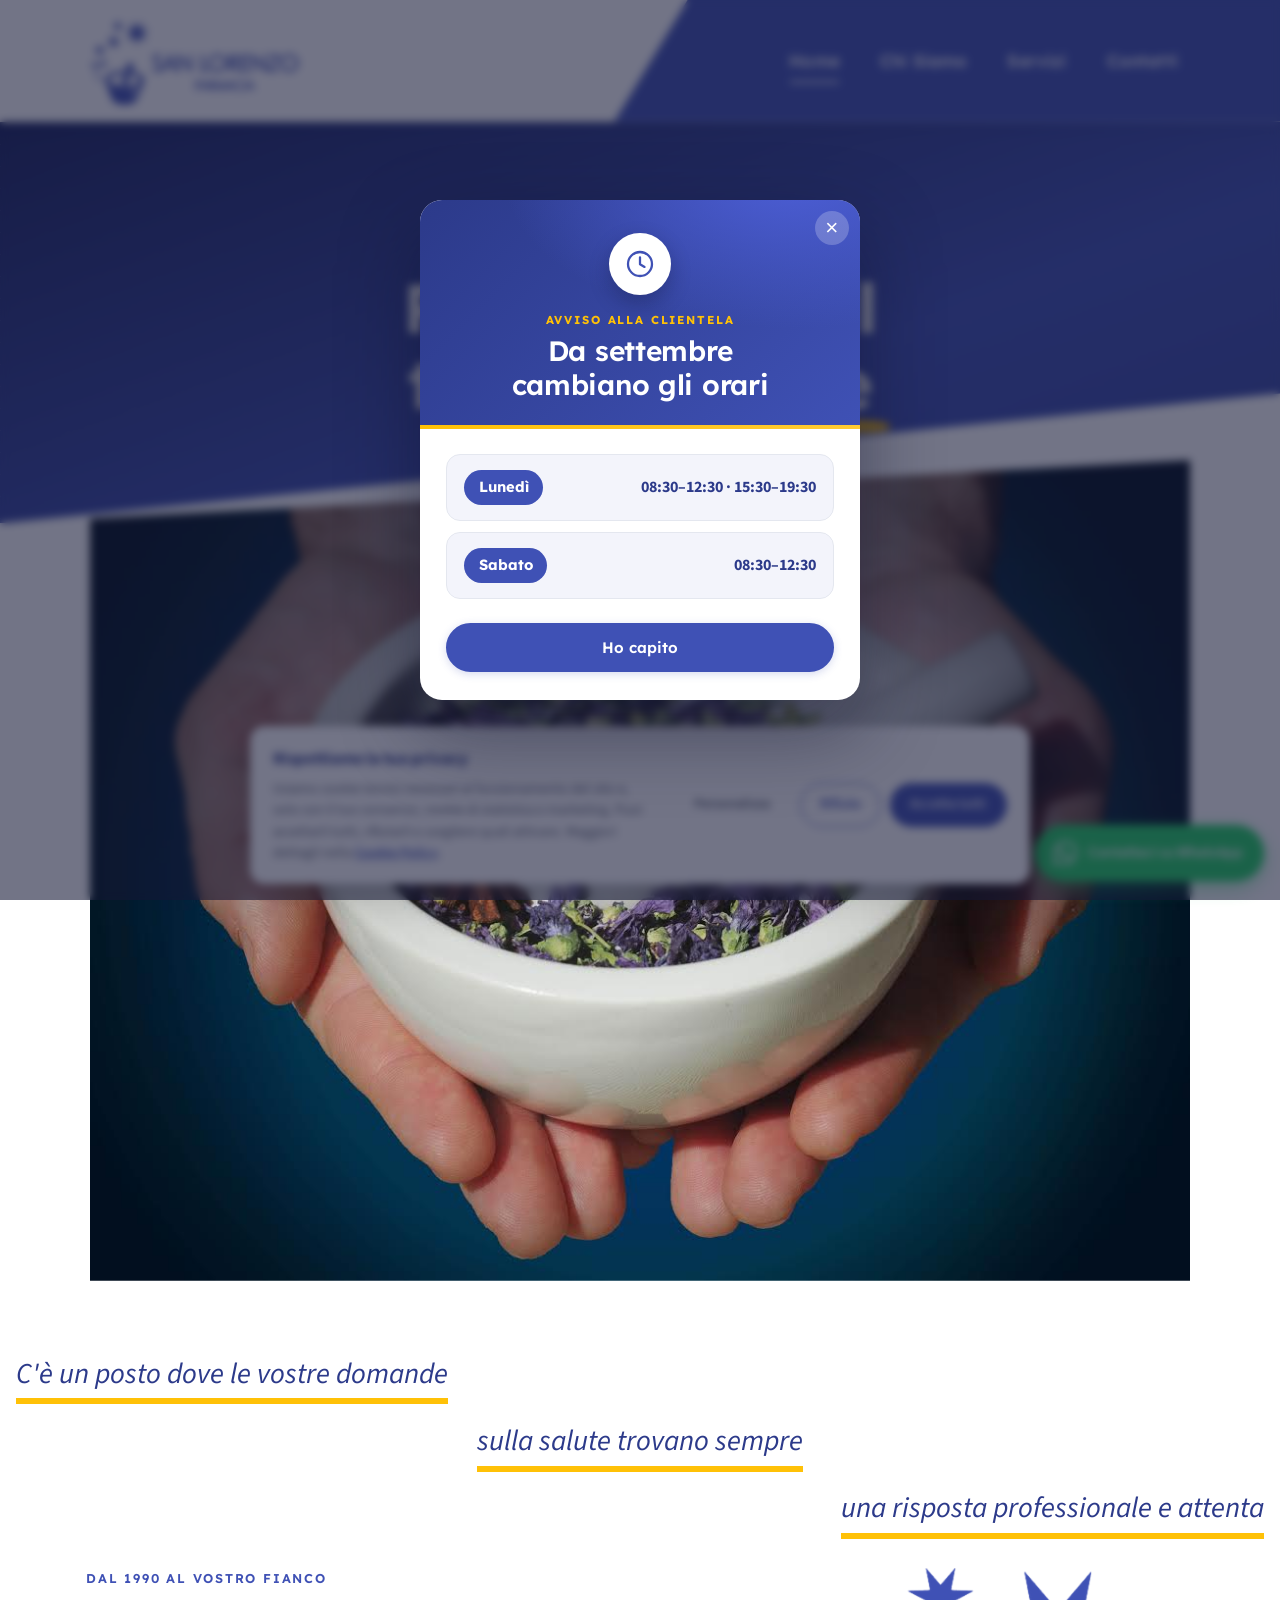
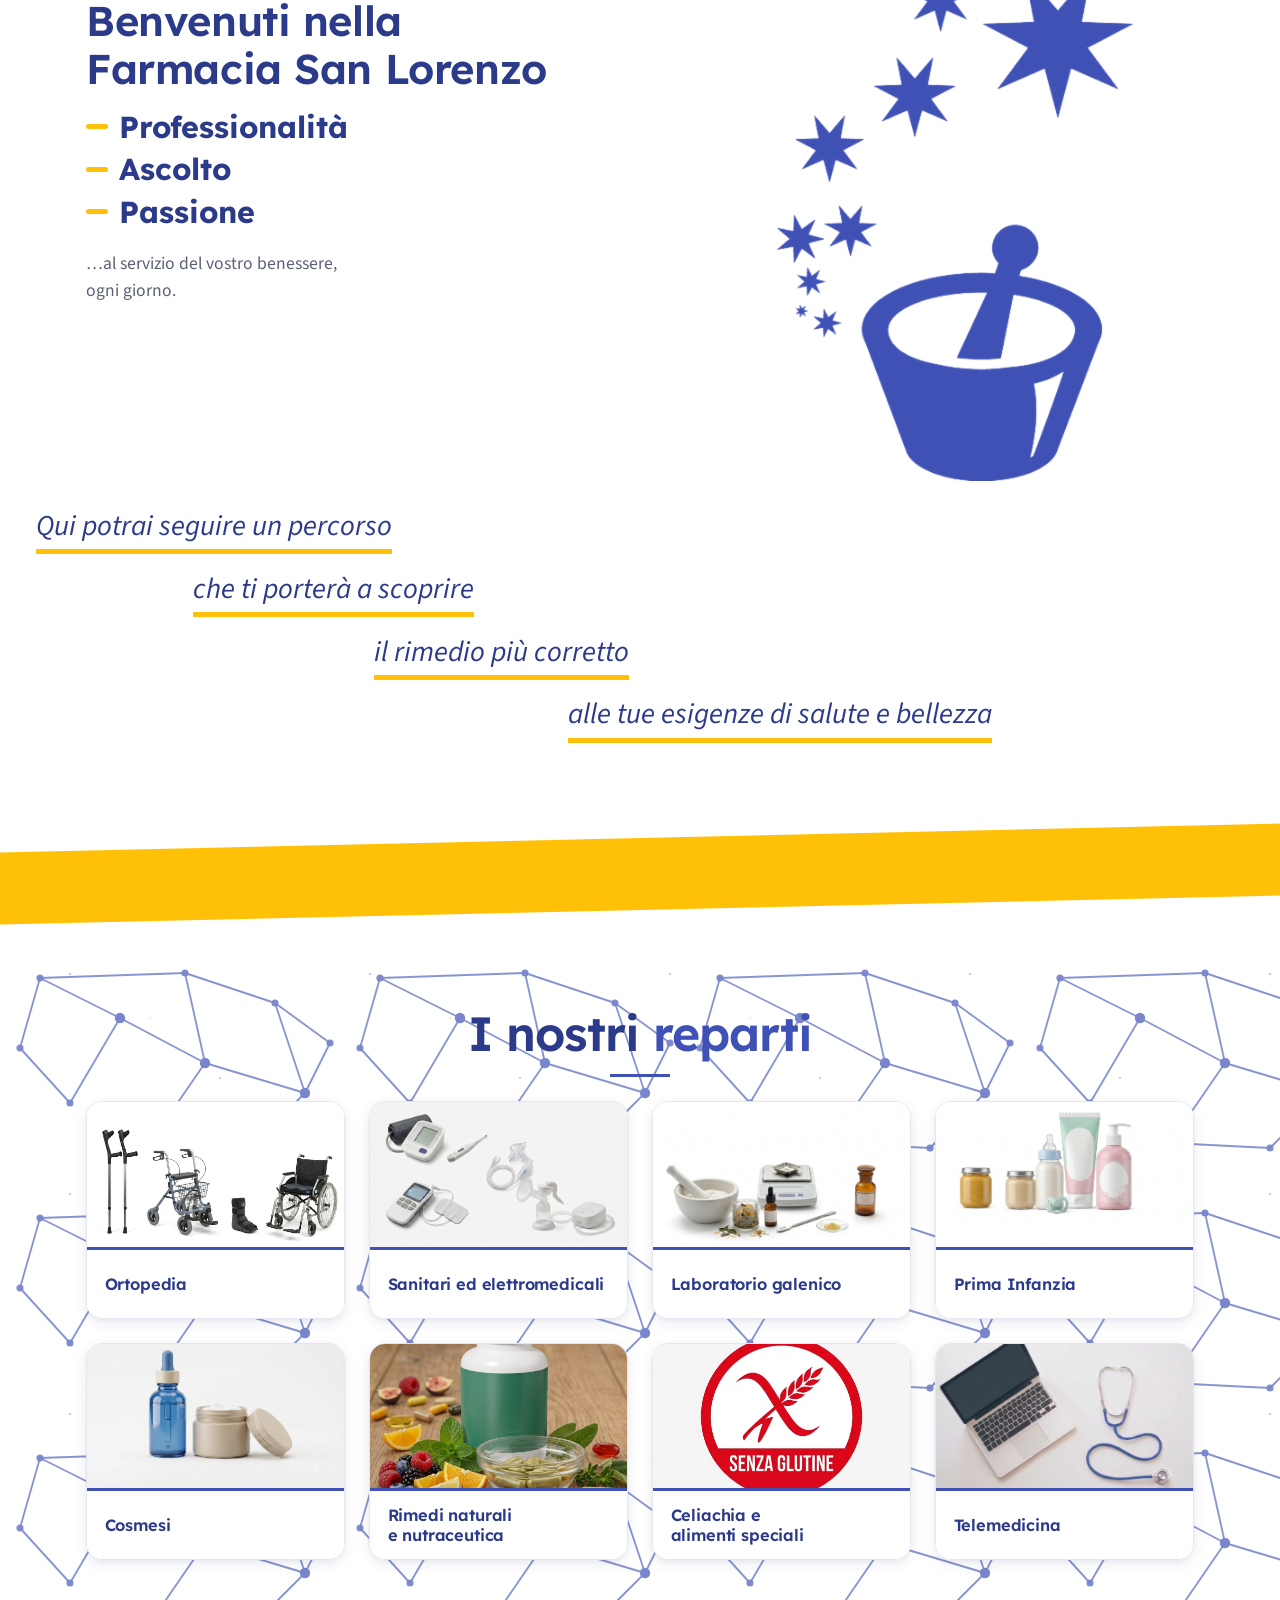
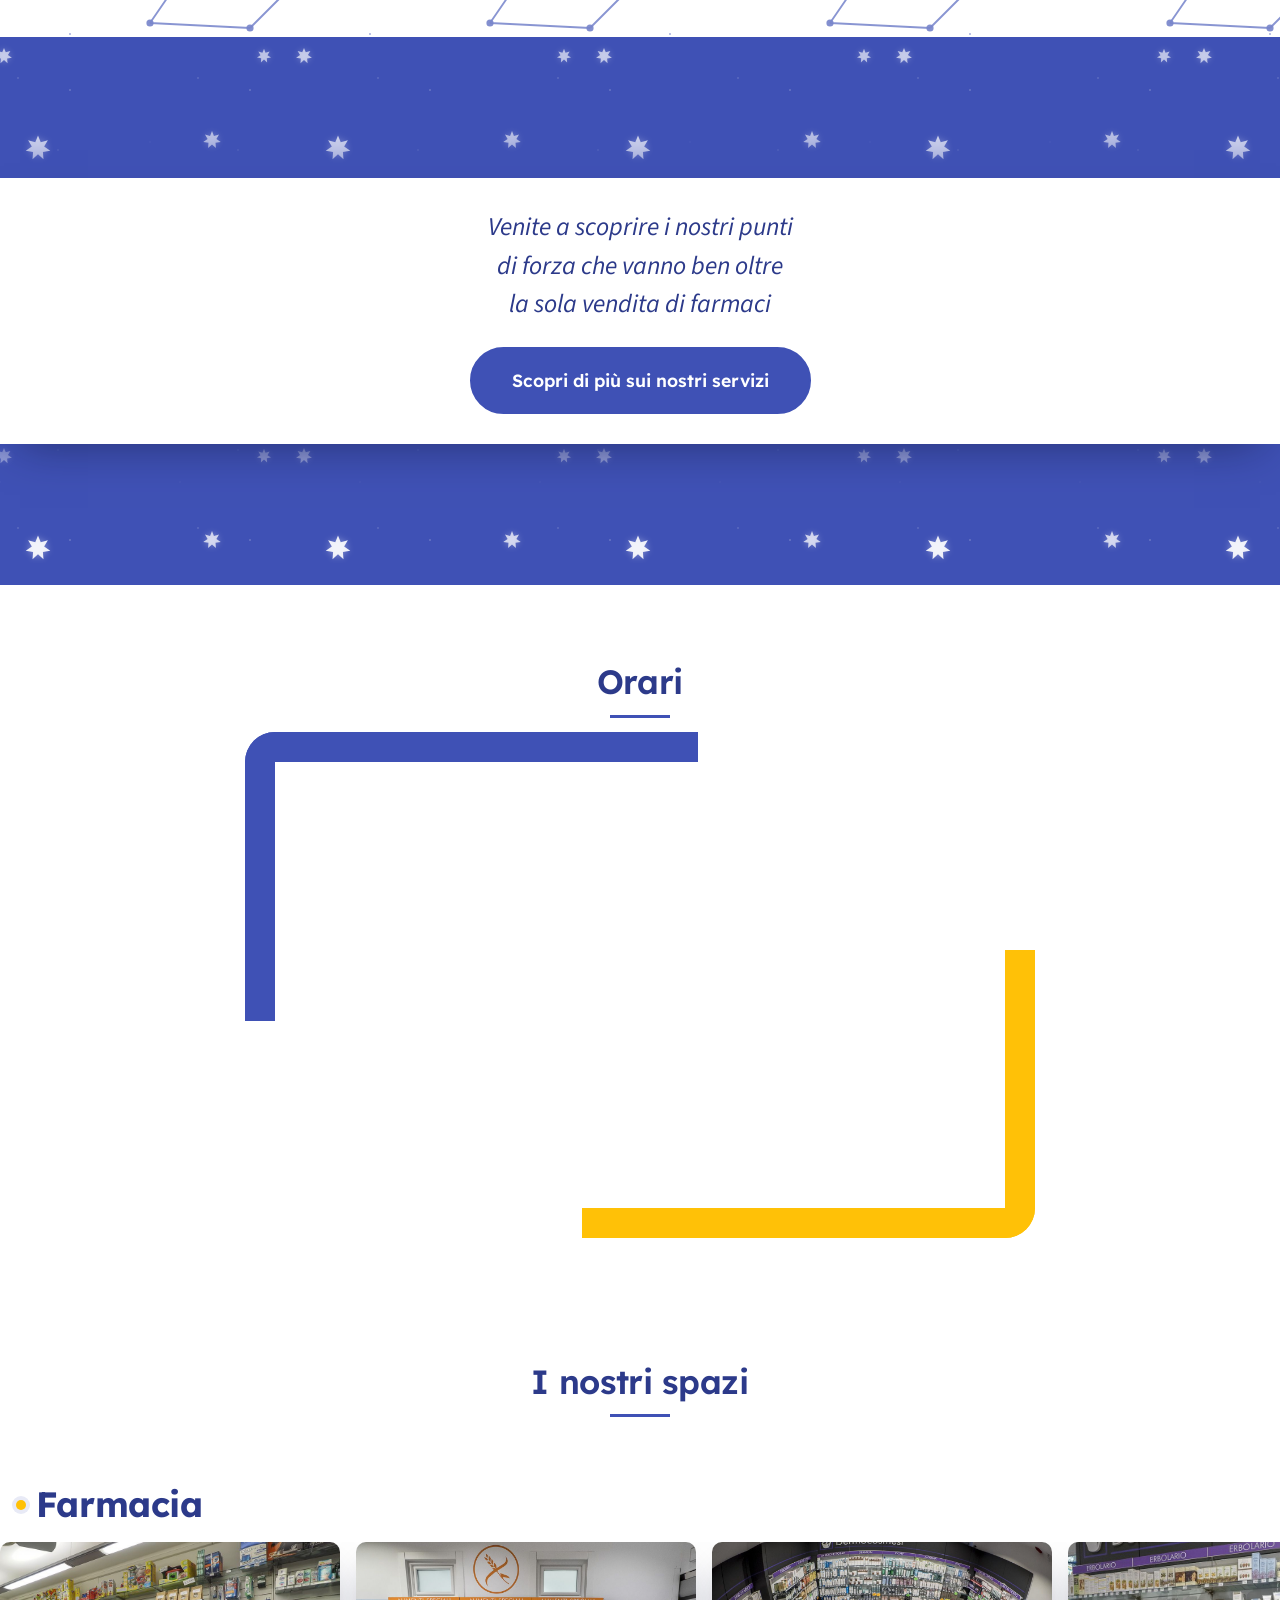
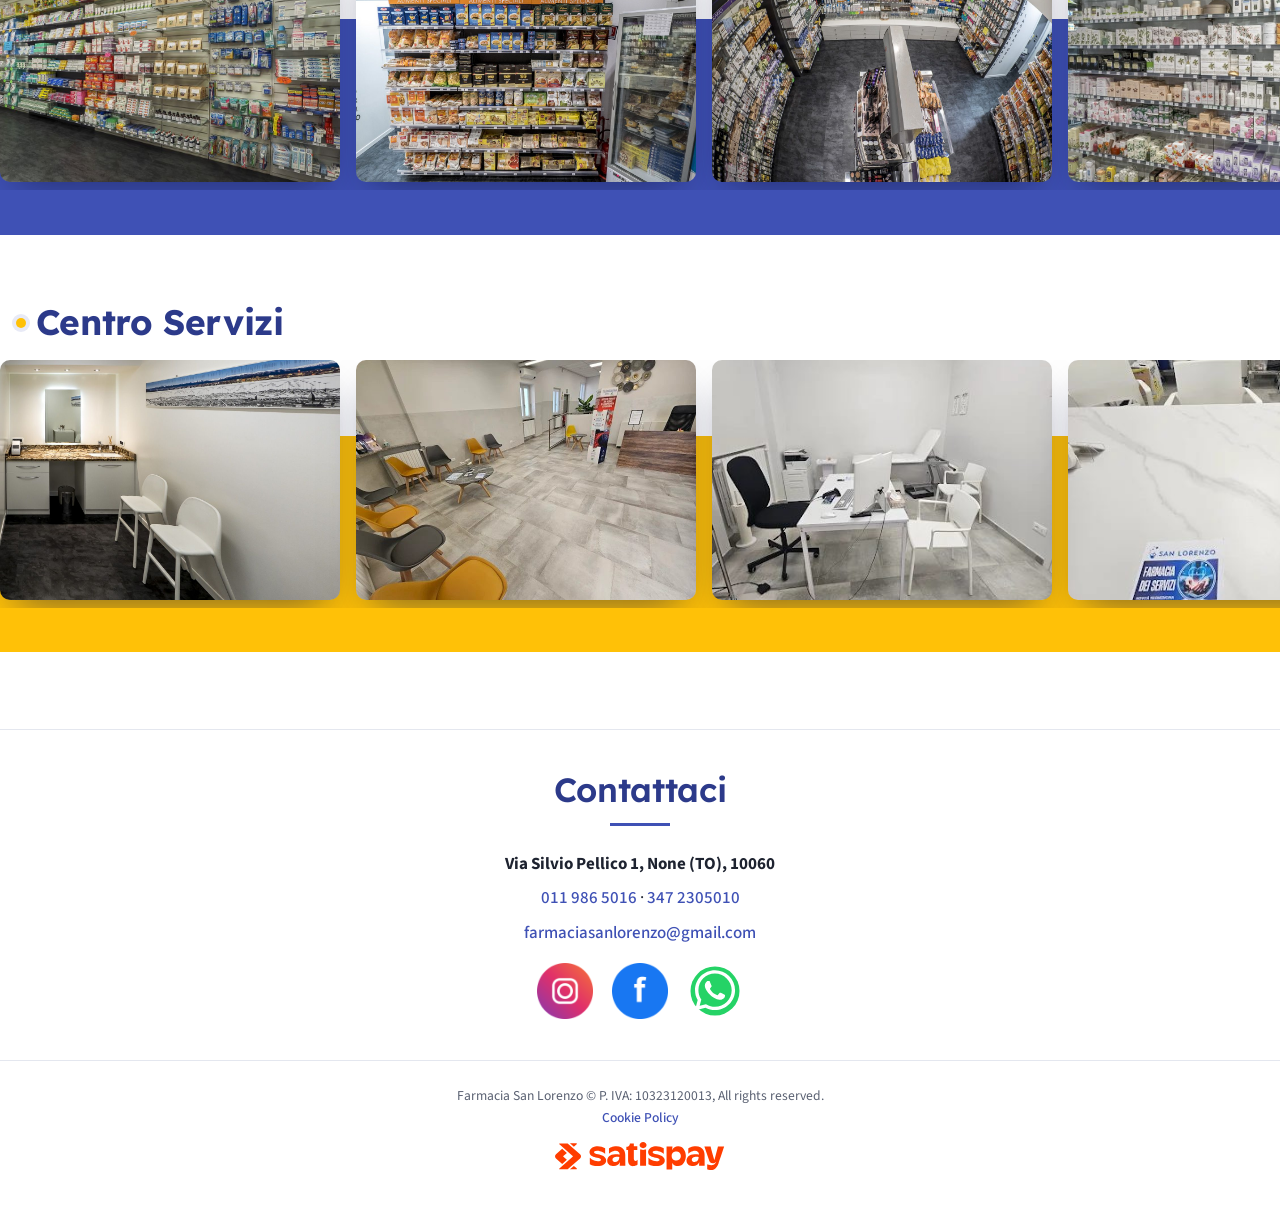
<file: index.html>
<!DOCTYPE html>
<html lang="it">
<head>
<meta charset="utf-8">
<meta name="viewport" content="width=device-width, initial-scale=1.0">
<title>Farmacia San Lorenzo | None (TO)</title>
<meta name="description" content="Farmacia San Lorenzo a None (TO), dal 1990 al servizio del vostro benessere.">
<meta name="theme-color" content="#3F51B5">
<link rel="icon" href="favicon.ico" sizes="any">
<link rel="icon" type="image/png" sizes="32x32" href="assets/img/favicon-32.png">
<link rel="icon" type="image/png" sizes="16x16" href="assets/img/favicon-16.png">
<link rel="apple-touch-icon" href="assets/img/favicon-180.png">
<link rel="preload" href="assets/fonts/Lexend-var-latin.woff2" as="font" type="font/woff2" crossorigin>
<link rel="preload" href="assets/fonts/SourceSans3-var-latin.woff2" as="font" type="font/woff2" crossorigin>
<link rel="stylesheet" href="assets/fonts/fonts.css">
<link rel="stylesheet" href="style.css">
<script>document.documentElement.classList.add('js');addEventListener('load',function(){setTimeout(function(){if(!window.__reveal){document.querySelectorAll('.hero-photo,.fraseadeffetto>.container,.fraseadeffetto2>.container,.fraseadeffetto3>.container,#reparti>h1,.mortar-wrap,#portfolio-item-container,.servizio,.scroll-gallery-group,#orari .table-responsive,.map-wrap,.page-header,.page-hero,.timeline-item,.pullquote>.container,.approccio-intro,.valore,.team-intro,.team-card').forEach(function(e){e.classList.add('is-visible')})}},2500)})</script>
</head>
<body>
<!-- Avviso orari: iniettato come popup all'ingresso da script.js -->

<header>
  <nav class="navbar-inner">
    <div class="container">
      <span class="nav-panel" aria-hidden="true"></span><a class="navbar-brand" href="index.html"><img src="assets/img/logo-farmacia-trasparente.png" alt="Farmacia San Lorenzo"></a>
      <button class="navbar-toggle" aria-label="Menu"><span class="icon-bar"></span></button>
      <div class="navbar-collapse">
        <ul class="navbar-nav">
          <li class="active-section"><a href="index.html">Home</a></li>
          <li class=""><a href="chi-siamo.html">Chi Siamo</a></li>
          <li class=""><a href="servizi.html">Servizi</a></li>
          <li class=""><a href="contatti.html">Contatti</a></li>
        </ul>
      </div>
    </div>
  </nav>
</header>
<section id="home-content-container" class="hero-b">
  <div class="container">
    <span class="hero-kick">Farmacia San Lorenzo</span>
    <h1 id="home-content">Realizziamo il tuo <span class="brush">benessere<svg class="brush-svg" viewBox="0 0 1000 150" preserveAspectRatio="none" aria-hidden="true"><path fill="#FFC107" d="M8,74 C60,54 150,48 240,51 C360,55 470,66 590,62 C700,58 800,44 900,48 C960,50 992,60 996,76 C1000,92 980,106 918,108 C820,111 700,100 590,104 C470,108 360,116 240,112 C150,109 70,114 30,100 C6,92 2,86 8,74 Z"/></svg></span></h1>
  </div>
</section>
<section class="hero-photo hero-photo--diag">
  <img src="assets/img/manidedios.jpg" alt="Le mani della Farmacia San Lorenzo al servizio del vostro benessere" loading="eager">
</section>
<div class="fraseadeffetto frase-gradini">
  <div class="container"><h1>
    <span class="fg-riga fg-riga--sx"><span class="fg-ev">C'è un posto dove le vostre domande</span></span>
    <span class="fg-riga fg-riga--centro"><span class="fg-ev">sulla salute trovano sempre</span></span>
    <span class="fg-riga fg-riga--dx"><span class="fg-ev">una risposta professionale e attenta</span></span>
  </h1></div>
</div>
<section id="chisiamo" class="pt60 pb60">
  <div class="container">
    <div class="benvenuti">
      <div class="benvenuti-testo">
        <p class="eyebrow">Dal 1990 al vostro fianco</p>
        <h2>Benvenuti nella<br>Farmacia San Lorenzo</h2>
        <ul class="valori-lista">
          <li>Professionalit&agrave;</li>
          <li>Ascolto</li>
          <li>Passione</li>
        </ul>
        <p class="valori-chiusura">&hellip;al servizio del vostro benessere, ogni giorno.</p>
      </div>
      <div class="mortar-wrap">
        <img src="assets/img/mortaio-trasparente.png" width="400" height="570" alt="Mortaio e pestello con le stelle, marchio della Farmacia San Lorenzo">
      </div>
    </div>
  </div>
</section>
<div class="fraseadeffetto frase-sentiero">
  <div class="container"><h1>
    <span class="fs-riga fs-r1">Qui potrai seguire un percorso</span>
    <span class="fs-riga fs-r2">che ti porter&agrave; a scoprire</span>
    <span class="fs-riga fs-r3">il rimedio pi&ugrave; corretto</span>
    <span class="fs-riga fs-r4">alle tue esigenze di salute e bellezza</span>
  </h1></div>
</div>
<div class="nastro-wrap" aria-hidden="true"><div class="nastro nastro--giallo"></div></div>
<section id="reparti" class="pt60 pb60">
  <h1 class="title text-center title-underblock">I nostri <span class="first-color">reparti</span></h1>
  <div id="portfolio-item-container">
    <article class="reparto-card" tabindex="0">
      <div class="reparto-flip">
        <div class="reparto-face reparto-face--front">
          <span class="reparto-imgwrap"><img src="assets/img/reparti/ortopedia.jpg" alt="" loading="lazy" width="1280" height="720"></span>
          <h3 class="reparto-caption">Ortopedia</h3>
        </div>
        <div class="reparto-face reparto-face--back">
          <h3>Ortopedia</h3>
          <p>Calzature, plantari, cavigliere, ginocchiere, corsetti, tutori, stampelle, deambulatori, carrozzine, comode e scooter elettrici.</p>
        </div>
      </div>
    </article>
    <article class="reparto-card" tabindex="0">
      <div class="reparto-flip">
        <div class="reparto-face reparto-face--front">
          <span class="reparto-imgwrap"><img src="assets/img/reparti/elettromedicali.png" alt="" loading="lazy" width="1280" height="720"></span>
          <h3 class="reparto-caption">Sanitari ed elettromedicali</h3>
        </div>
        <div class="reparto-face reparto-face--back">
          <h3>Sanitari ed elettromedicali</h3>
          <p>Elettrostimolatori, magnetoterapia, tens, ultrasuoni, aerosol, tiralatte, calze elastiche.</p>
        </div>
      </div>
    </article>
    <article class="reparto-card" tabindex="0">
      <div class="reparto-flip">
        <div class="reparto-face reparto-face--front">
          <span class="reparto-imgwrap"><img src="assets/img/reparti/laboratorio-galenico.png" alt="" loading="lazy" width="1280" height="720"></span>
          <h3 class="reparto-caption">Laboratorio galenico</h3>
        </div>
        <div class="reparto-face reparto-face--back">
          <h3>Laboratorio galenico</h3>
          <p>Preparazioni erboristiche, composti fitoterapici e galenici su prescrizione.</p>
        </div>
      </div>
    </article>
    <article class="reparto-card" tabindex="0">
      <div class="reparto-flip">
        <div class="reparto-face reparto-face--front">
          <span class="reparto-imgwrap"><img src="assets/img/reparti/prima-infanzia.jpg" alt="" loading="lazy" width="1280" height="720"></span>
          <h3 class="reparto-caption">Prima Infanzia</h3>
        </div>
        <div class="reparto-face reparto-face--back">
          <h3>Prima Infanzia</h3>
          <p>Area dedicata a mamme e beb&egrave;: allattamento, alimentazione, igiene e gioco.</p>
        </div>
      </div>
    </article>
    <article class="reparto-card" tabindex="0">
      <div class="reparto-flip">
        <div class="reparto-face reparto-face--front">
          <span class="reparto-imgwrap"><img src="assets/img/reparti/cosmesi.png" alt="" loading="lazy" width="1280" height="720"></span>
          <h3 class="reparto-caption">Cosmesi</h3>
        </div>
        <div class="reparto-face reparto-face--back">
          <h3>Cosmesi</h3>
          <p>Trattamenti viso, analisi capelli personalizzata e consigli mirati.</p>
        </div>
      </div>
    </article>
    <article class="reparto-card" tabindex="0">
      <div class="reparto-flip">
        <div class="reparto-face reparto-face--front">
          <span class="reparto-imgwrap"><img src="assets/img/reparti/nutraceutica.jpg" alt="" loading="lazy" width="1280" height="720"></span>
          <h3 class="reparto-caption">Rimedi naturali e nutraceutica</h3>
        </div>
        <div class="reparto-face reparto-face--back">
          <h3>Rimedi naturali e nutraceutica</h3>
          <p>Un&rsquo;ampia scelta di integratori per energia, concentrazione, sonno, umore e benessere generale, con soluzioni su misura.</p>
        </div>
      </div>
    </article>
    <article class="reparto-card" tabindex="0">
      <div class="reparto-flip">
        <div class="reparto-face reparto-face--front">
          <span class="reparto-imgwrap"><img src="assets/img/reparti/celiachia-alimenti-speciali.jpg" alt="" loading="lazy" width="1280" height="720"></span>
          <h3 class="reparto-caption">Celiachia e alimenti speciali</h3>
        </div>
        <div class="reparto-face reparto-face--back">
          <h3>Celiachia e alimenti speciali</h3>
          <p>Prodotti senza glutine, alimenti per diabetici e nefropatici.</p>
        </div>
      </div>
    </article>
    <article class="reparto-card" tabindex="0">
      <div class="reparto-flip">
        <div class="reparto-face reparto-face--front">
          <span class="reparto-imgwrap"><img src="assets/img/reparti/telemedicina.jpg" alt="" loading="lazy" width="1280" height="720"></span>
          <h3 class="reparto-caption">Telemedicina</h3>
        </div>
        <div class="reparto-face reparto-face--back">
          <h3>Telemedicina</h3>
          <p>In Farmacia &egrave; possibile effettuare ECG, Holter cardiaci e pressori refertati in remoto da cardiologi ospedalieri. Il servizio &egrave; svolto da personale specializzato in locale dedicato solo per i servizi. &Egrave; preferibile prenotare l&rsquo;appuntamento contattandoci.</p>
        </div>
      </div>
    </article>
  </div>
</section>
<div class="fraseadeffetto2 banda-tagliata">
  <div class="corsia"><div class="container text-center">
    <h1>Venite a scoprire i nostri punti di forza che vanno ben oltre la sola vendita di farmaci</h1>
    <a href="servizi.html" class="btn readmore btn-lg" style="margin-top:1.5rem">Scopri di più sui nostri servizi</a>
  </div></div>
</div>
<section id="orari" class="pt50 pb50">
  <div class="container">
    <div class="row">
      <div class="col-sm-8 col-sm-offset-2">
        <h2 class="text-center title-underblock">Orari</h2>
        <div class="orari-squadre">
        <div class="table-responsive">
          <table class="table">
            <thead><tr><th>Giorno</th><th>Orario</th></tr></thead>
            <tbody>
              <tr data-day="1"><td>Lunedì</td><td>08:30 – 12:30 / 15:30 – 19:30</td></tr>
              <tr data-day="2"><td>Martedì</td><td>08:30 – 12:30 / 15:30 – 19:30</td></tr>
              <tr data-day="3"><td>Mercoledì</td><td>08:30 – 12:30 / 15:30 – 19:30</td></tr>
              <tr data-day="4"><td>Giovedì</td><td>08:30 – 12:30</td></tr>
              <tr data-day="5"><td>Venerdì</td><td>08:30 – 12:30 / 15:30 – 19:30</td></tr>
              <tr data-day="6"><td>Sabato</td><td>08:30 – 12:30</td></tr>
              <tr data-day="0" class="is-closed"><td>Domenica</td><td>Chiuso</td></tr>
            </tbody>
          </table>
        </div>
        </div>
      </div>
    </div>
  </div>
</section>
<section id="spazi" class="pt60 pb60">
  <div class="container">
    <h2 class="text-center title-underblock">I nostri spazi</h2>
  </div>
  <div class="scroll-gallery-group spazi-fascia spazi-fascia--blu">
    <h3 class="scroll-gallery-label container">Farmacia</h3>
    <div class="scroll-gallery" role="region" aria-label="Foto della farmacia">
      <ul class="scroll-gallery-track">
        <li><img src="assets/img/farmacia/farmacia-1.jpg" alt="Interno della Farmacia San Lorenzo, banco vendita" loading="lazy"></li>
        <li><img src="assets/img/farmacia/farmacia-2.jpg" alt="Interno della Farmacia San Lorenzo, scaffali prodotti" loading="lazy"></li>
        <li><img src="assets/img/farmacia/farmacia-3.jpg" alt="Interno della Farmacia San Lorenzo, area consulenza" loading="lazy"></li>
        <li><img src="assets/img/farmacia/farmacia-4.jpg" alt="Interno della Farmacia San Lorenzo, dettaglio reparto" loading="lazy"></li>
        <li><img src="assets/img/farmacia/farmacia-5.jpg" alt="Interno della Farmacia San Lorenzo, ingresso" loading="lazy"></li>
      </ul>
    </div>
  </div>
  <div class="scroll-gallery-group spazi-fascia spazi-fascia--giallo">
    <h3 class="scroll-gallery-label container">Centro Servizi</h3>
    <div class="scroll-gallery" role="region" aria-label="Foto del Centro Servizi">
      <ul class="scroll-gallery-track">
        <li><img src="assets/img/centro-servizi/centro-servizi-1.jpg" alt="Centro Servizi Farmacia San Lorenzo, sala prelievi" loading="lazy"></li>
        <li><img src="assets/img/centro-servizi/centro-servizi-2.jpg" alt="Centro Servizi Farmacia San Lorenzo, area attesa" loading="lazy"></li>
        <li><img src="assets/img/centro-servizi/centro-servizi-3.jpg" alt="Centro Servizi Farmacia San Lorenzo, apparecchiature" loading="lazy"></li>
        <li><img src="assets/img/centro-servizi/centro-servizi-4.jpg" alt="Centro Servizi Farmacia San Lorenzo, ambulatorio" loading="lazy"></li>
      </ul>
    </div>
  </div>
</section>
<footer>
  <div class="footer-top">
    <div class="container">
      <h2 class="title-underblock">Contattaci</h2>
      <p><strong>Via Silvio Pellico 1, None (TO), 10060</strong></p>
      <p><a href="tel:+390119865016">011 986 5016</a> · <a href="tel:+393472305010">347 2305010</a></p>
      <p><a href="mailto:farmaciasanlorenzo@gmail.com">farmaciasanlorenzo@gmail.com</a></p>
      <div class="footer-social">
        <a href="https://www.instagram.com/farmaciasanlorenzonone/" target="_blank" rel="noopener"><img width="36" src="assets/img/instagram-icon.png" alt="Instagram"></a>
        <a href="https://www.facebook.com/Farmacia-San-Lorenzo-207963442566927/" target="_blank" rel="noopener"><img width="36" src="assets/img/facebook-icon.png" alt="Facebook"></a>
        <a href="https://wa.me/393472305010" target="_blank" rel="noopener" aria-label="WhatsApp"><img width="36" src="assets/img/whatsapp.svg" alt="WhatsApp"></a>
      </div>
    </div>
  </div>
  <div id="footer-bottom">
    <div class="container">
      <p class="copyright">
        Farmacia San Lorenzo &copy; P. IVA: 10323120013, All rights reserved.<br>
        <a href="cookie-policy.html">Cookie Policy</a><br>
        <img width="110" src="assets/img/satispay-logo.svg" alt="Satispay">
      </p>
    </div>
  </div>
</footer>
<a href="#top" id="scroll-top" title="Torna su"></a>
<a class="whatsapp" href="https://wa.me/393472305010" target="_blank" rel="noopener" aria-label="Contattaci su WhatsApp">
  <svg viewBox="0 0 448 512" aria-hidden="true"><path d="M380.9 97.1C339 55.1 283.2 32 223.9 32c-122.4 0-222 99.6-222 222 0 39.1 10.2 77.3 29.6 111L0 480l117.7-30.9c32.4 17.7 68.9 27 106.1 27h.1c122.3 0 224.1-99.6 224.1-222 0-59.3-25.2-115-67.1-157zM223.9 439.6c-33.2 0-65.7-8.9-94-25.7l-6.7-4-69.8 18.3L72 359.2l-4.4-7c-18.5-29.4-28.2-63.3-28.2-98.2 0-101.7 82.8-184.5 184.6-184.5 49.3 0 95.6 19.2 130.4 54.1 34.8 34.9 56.2 81.2 56.1 130.5 0 101.8-84.9 184.5-186.6 184.5zm101.2-138.2c-5.5-2.8-32.8-16.2-37.9-18-5.1-1.9-8.8-2.8-12.5 2.8-3.7 5.6-14.3 18-17.6 21.8-3.2 3.7-6.5 4.2-12 1.4-32.6-16.3-54-29.1-75.5-66-5.7-9.8 5.7-9.1 16.3-30.3 1.8-3.7.9-6.9-.5-9.7-1.4-2.8-12.5-30.1-17.1-41.2-4.5-10.8-9.1-9.3-12.5-9.5-3.2-.2-6.9-.2-10.6-.2-3.7 0-9.7 1.4-14.8 6.9-5.1 5.6-19.4 19-19.4 46.3 0 27.3 19.9 53.7 22.6 57.4 2.8 3.7 39.1 59.7 94.8 83.7 35.2 15.2 49 16.5 66.6 13.9 10.7-1.6 32.8-13.4 37.4-26.4 4.6-13 4.6-24.1 3.2-26.4-1.3-2.5-5-3.9-10.5-6.6z"/></svg>
  <span>Contattaci su WhatsApp</span>
</a>
<div id="cookie-banner" class="cookie-banner" role="region" aria-label="Avviso sui cookie" hidden>
  <div class="cookie-banner-inner">
    <div class="cookie-banner-text">
      <strong>Rispettiamo la tua privacy</strong>
      <p>Usiamo cookie tecnici necessari al funzionamento del sito e, solo con il tuo consenso, cookie di statistica e marketing. Puoi accettarli tutti, rifiutarli o scegliere quali attivare. Maggiori dettagli nella <a href="cookie-policy.html">Cookie Policy</a>.</p>
    </div>
    <div class="cookie-banner-actions">
      <button type="button" class="cookie-btn cookie-btn-ghost" data-cookie-action="customize">Personalizza</button>
      <button type="button" class="cookie-btn cookie-btn-outline" data-cookie-action="reject">Rifiuta</button>
      <button type="button" class="cookie-btn cookie-btn-primary" data-cookie-action="accept">Accetta tutti</button>
    </div>
  </div>
</div>
<div id="cookie-prefs" class="cookie-prefs" role="dialog" aria-modal="true" aria-labelledby="cookie-prefs-title" hidden>
  <div class="cookie-prefs-panel">
    <button type="button" class="cookie-prefs-close" data-cookie-action="close-prefs" aria-label="Chiudi">&times;</button>
    <h2 id="cookie-prefs-title">Preferenze cookie</h2>
    <p class="cookie-prefs-intro">Gestisci il consenso per categoria. Puoi cambiare idea in qualsiasi momento dal pulsante in basso a sinistra.</p>
    <div class="cookie-cat">
      <div class="cookie-cat-head"><span>Necessari</span><span class="cookie-cat-locked">Sempre attivi</span></div>
      <p>Indispensabili per la navigazione, la sicurezza e le funzioni di base. Non richiedono consenso.</p>
    </div>
    <div class="cookie-cat">
      <label class="cookie-cat-head"><span>Statistiche</span><span class="cookie-switch"><input type="checkbox" data-cookie-cat="analytics"><span class="cookie-slider"></span></span></label>
      <p>Ci aiutano a capire in forma anonima come viene usato il sito, per migliorarlo.</p>
    </div>
    <div class="cookie-cat">
      <label class="cookie-cat-head"><span>Marketing</span><span class="cookie-switch"><input type="checkbox" data-cookie-cat="marketing"><span class="cookie-slider"></span></span></label>
      <p>Usati per mostrare contenuti e offerte pertinenti. Al momento non attivi sul sito.</p>
    </div>
    <div class="cookie-prefs-actions">
      <button type="button" class="cookie-btn cookie-btn-outline" data-cookie-action="reject">Rifiuta tutti</button>
      <button type="button" class="cookie-btn cookie-btn-primary" data-cookie-action="save">Salva preferenze</button>
    </div>
  </div>
</div>
<button id="cookie-reopen" class="cookie-reopen" type="button" aria-label="Preferenze cookie" hidden>
  <svg viewBox="0 0 24 24" aria-hidden="true"><path d="M12 2a10 10 0 1 0 10 10 4 4 0 0 1-4-4 3 3 0 0 1-3-3 3 3 0 0 1-3-3Z" fill="none" stroke="currentColor" stroke-width="1.6" stroke-linejoin="round"/><circle cx="9" cy="12" r="1" fill="currentColor"/><circle cx="13" cy="16" r="1" fill="currentColor"/><circle cx="15.5" cy="11" r="1" fill="currentColor"/></svg>
</button>
<script src="script.js"></script></body></html>
</file>
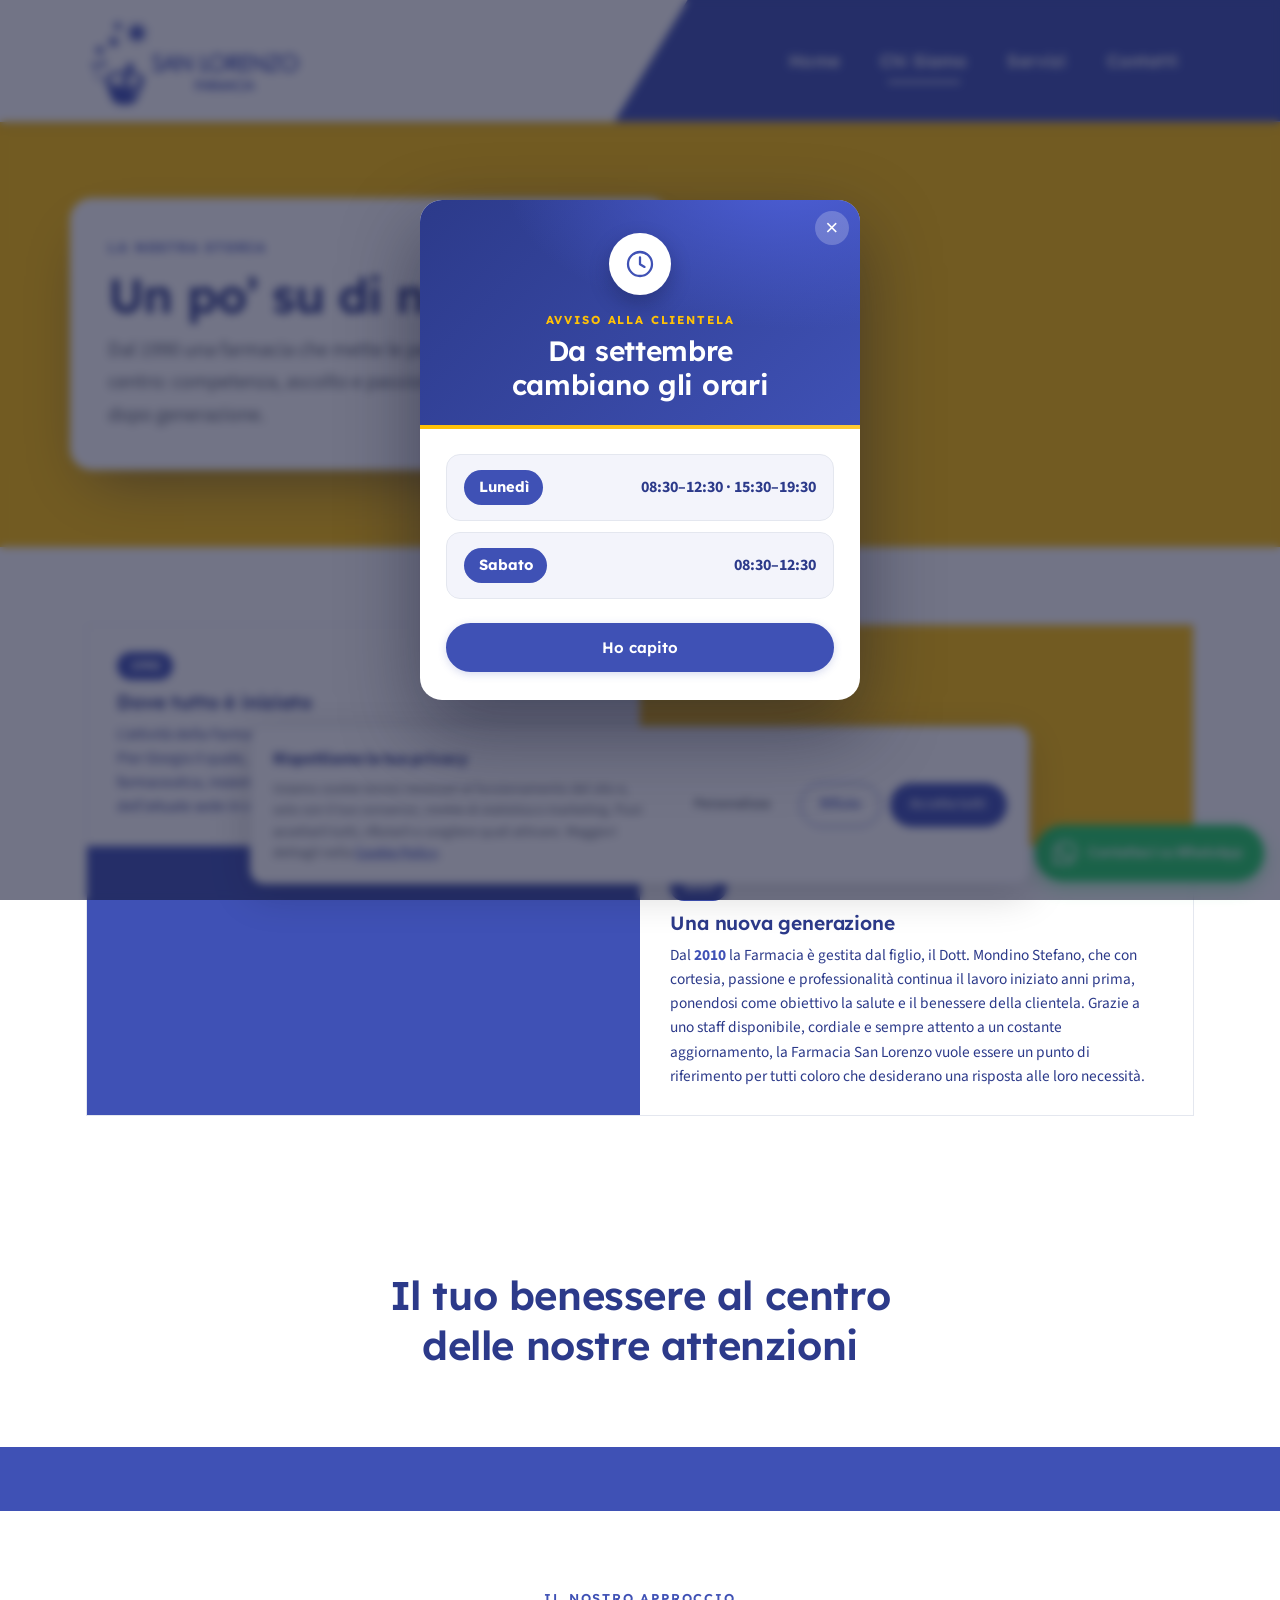
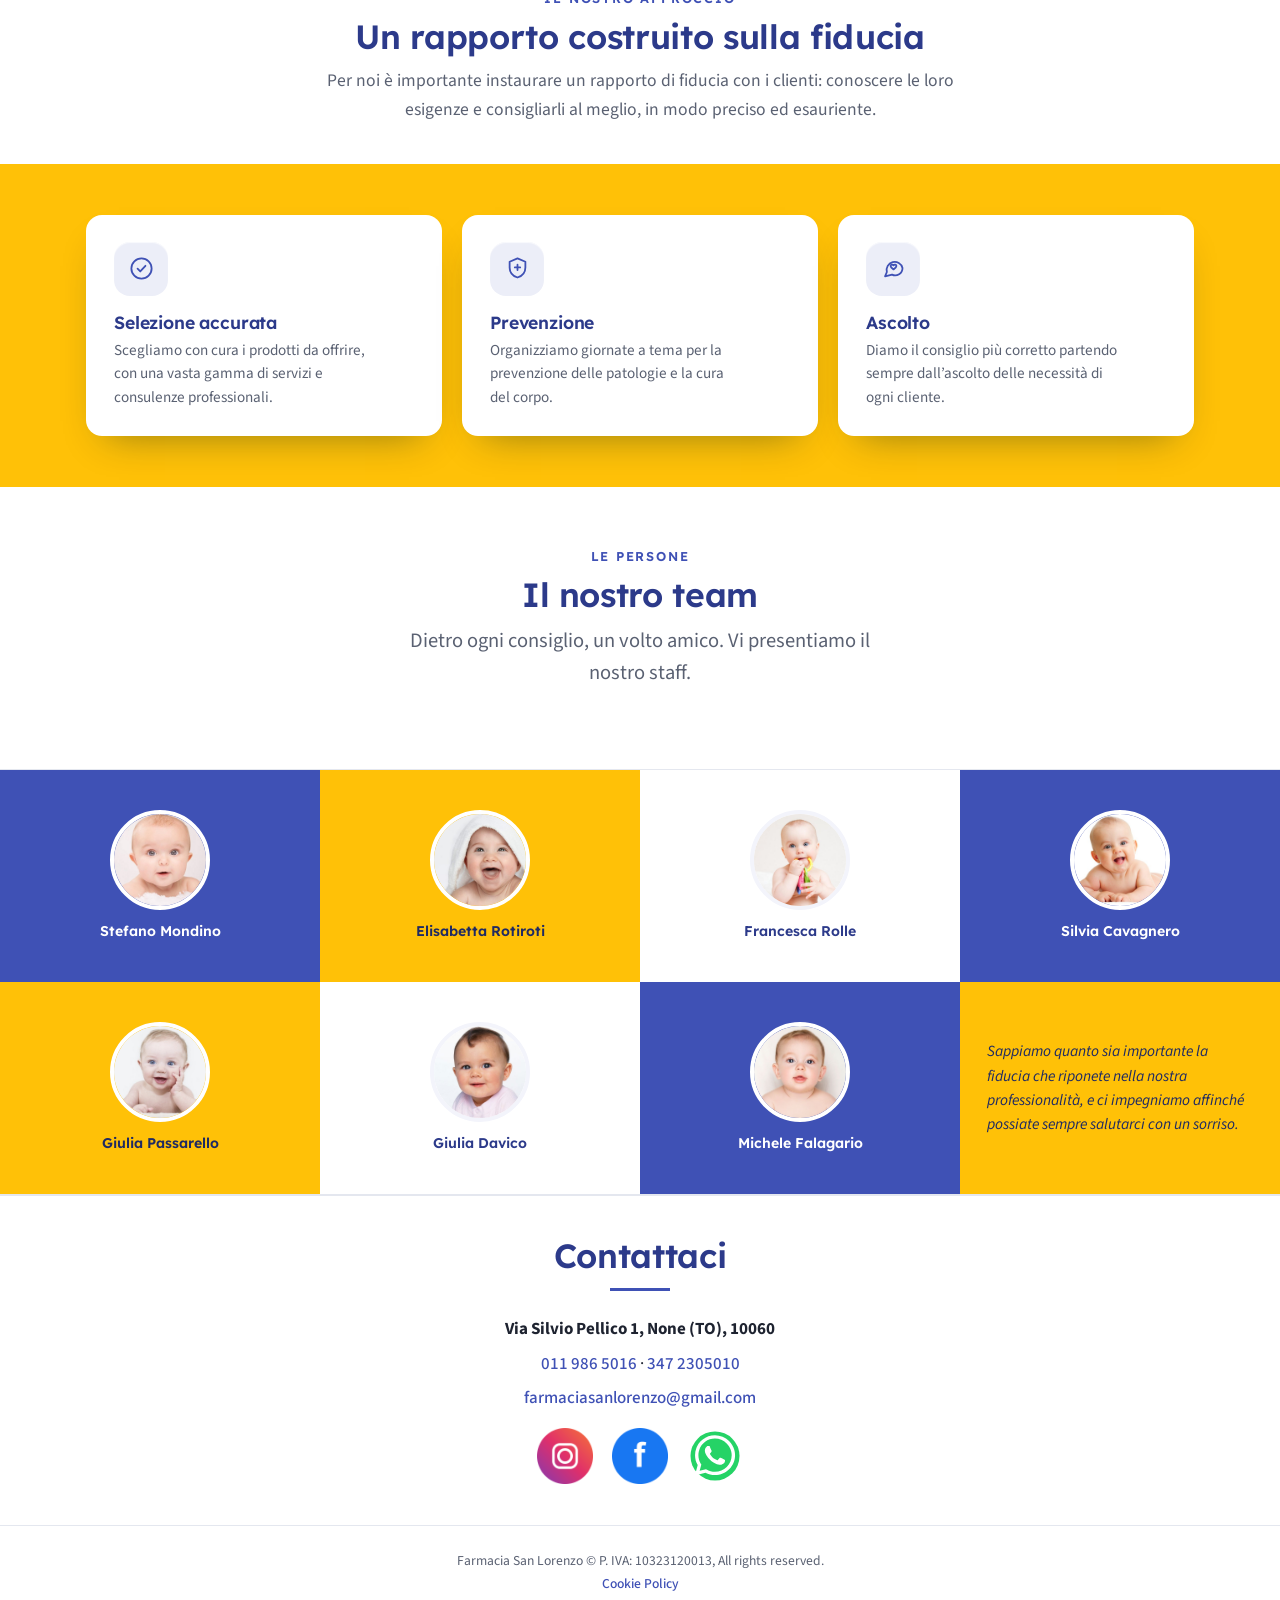
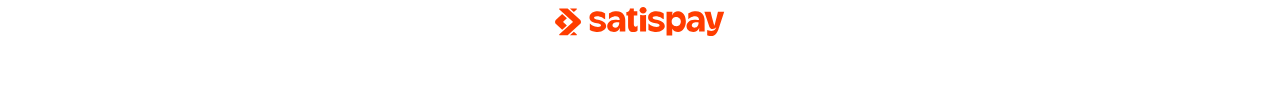
<file: chi-siamo.html>
<!DOCTYPE html>
<html lang="it">
<head>
<meta charset="utf-8">
<meta name="viewport" content="width=device-width, initial-scale=1.0">
<title>Chi Siamo | Farmacia San Lorenzo</title>
<meta name="description" content="La storia della Farmacia San Lorenzo a None (TO), dal 1990.">
<meta name="theme-color" content="#3F51B5">
<link rel="icon" href="favicon.ico" sizes="any">
<link rel="icon" type="image/png" sizes="32x32" href="assets/img/favicon-32.png">
<link rel="icon" type="image/png" sizes="16x16" href="assets/img/favicon-16.png">
<link rel="apple-touch-icon" href="assets/img/favicon-180.png">
<link rel="preload" href="assets/fonts/Lexend-var-latin.woff2" as="font" type="font/woff2" crossorigin>
<link rel="preload" href="assets/fonts/SourceSans3-var-latin.woff2" as="font" type="font/woff2" crossorigin>
<link rel="stylesheet" href="assets/fonts/fonts.css">
<link rel="stylesheet" href="style.css">
<script>document.documentElement.classList.add('js');addEventListener('load',function(){setTimeout(function(){if(!window.__reveal){document.querySelectorAll('.hero-photo,.fraseadeffetto>.container,.fraseadeffetto2>.container,.fraseadeffetto3>.container,#reparti>h1,.mortar-wrap,#portfolio-item-container,.servizio,.scroll-gallery-group,#orari .table-responsive,.map-wrap,.page-header,.page-hero,.timeline-item,.pullquote>.container,.approccio-intro,.valore,.team-intro,.team-card').forEach(function(e){e.classList.add('is-visible')})}},2500)})</script>
</head>
<body class="page-chisiamo">
<!-- Avviso orari: iniettato come popup all'ingresso da script.js -->

<header>
  <nav class="navbar-inner">
    <div class="container">
      <span class="nav-panel" aria-hidden="true"></span><a class="navbar-brand" href="index.html"><img src="assets/img/logo-farmacia-trasparente.png" alt="Farmacia San Lorenzo"></a>
      <button class="navbar-toggle" aria-label="Menu"><span class="icon-bar"></span></button>
      <div class="navbar-collapse">
        <ul class="navbar-nav">
          <li class=""><a href="index.html">Home</a></li>
          <li class="active-section"><a href="chi-siamo.html">Chi Siamo</a></li>
          <li class=""><a href="servizi.html">Servizi</a></li>
          <li class=""><a href="contatti.html">Contatti</a></li>
        </ul>
      </div>
    </div>
  </nav>
</header>
<section class="page-hero ph-blocks">
  <div class="container">
    <p class="eyebrow">La nostra storia</p>
    <h1>Un po&rsquo; su di noi</h1>
    <p class="lead-text">Dal 1990 una farmacia che mette le persone al centro: competenza, ascolto e passione, generazione dopo generazione.</p>
  </div>
</section>

<section class="section-pad storia-chk">
  <div class="container">
    <div class="chk-grid">
      <article class="chk-cell chk-cell--txt">
        <span class="chk-year">1990</span>
        <h3>Dove tutto &egrave; iniziato</h3>
        <p>L&rsquo;attivit&agrave; della Farmacia San Lorenzo inizia nel <strong>1990</strong> grazie al Dott. Mondino Pier Giorgio il quale, dopo anni di esperienza nel campo dell&rsquo;industria farmaceutica, insieme alla moglie, la Dott.ssa Negri Silvia, apre i locali dell&rsquo;attuale sede in via Silvio Pellico 1.</p>
      </article>
      <div class="chk-cell chk-cell--teal" aria-hidden="true"></div>
      <div class="chk-cell chk-cell--blue" aria-hidden="true"></div>
      <article class="chk-cell chk-cell--txt">
        <span class="chk-year">2010</span>
        <h3>Una nuova generazione</h3>
        <p>Dal <strong>2010</strong> la Farmacia &egrave; gestita dal figlio, il Dott. Mondino Stefano, che con cortesia, passione e professionalit&agrave; continua il lavoro iniziato anni prima, ponendosi come obiettivo la salute e il benessere della clientela. Grazie a uno staff disponibile, cordiale e sempre attento a un costante aggiornamento, la Farmacia San Lorenzo vuole essere un punto di riferimento per tutti coloro che desiderano una risposta alle loro necessit&agrave;.</p>
      </article>
    </div>
  </div>
</section>

<section class="pullquote">
  <div class="container">
    <p>Il tuo benessere al centro delle nostre attenzioni</p>
  </div>
</section>

<div class="striscia-blu" aria-hidden="true"></div>

<section class="section-pad section-valori-blocks">
  <div class="container">
    <div class="approccio-intro">
      <p class="eyebrow">Il nostro approccio</p>
      <h2>Un rapporto costruito sulla fiducia</h2>
      <p class="approccio-lead">Per noi &egrave; importante instaurare un rapporto di fiducia con i clienti: conoscere le loro esigenze e consigliarli al meglio, in modo preciso ed esauriente.</p>
    </div>
  </div>
  <div class="valori-band">
    <div class="container">
    <div class="valori">
    <article class="valore">
      <span class="valore-ico" aria-hidden="true"><svg viewBox="0 0 24 24" fill="none" stroke="currentColor" stroke-width="1.6" stroke-linecap="round" stroke-linejoin="round"><circle cx="12" cy="12" r="9"/><path d="M8.5 12.2l2.4 2.4 4.6-5"/></svg></span>
      <h3>Selezione accurata</h3>
      <p>Scegliamo con cura i prodotti da offrire, con una vasta gamma di servizi e consulenze professionali.</p>
    </article>
    <article class="valore">
      <span class="valore-ico" aria-hidden="true"><svg viewBox="0 0 24 24" fill="none" stroke="currentColor" stroke-width="1.6" stroke-linecap="round" stroke-linejoin="round"><path d="M12 3l7 3v5c0 4.6-3.1 7.7-7 9-3.9-1.3-7-4.4-7-9V6z"/><path d="M12 8.6v4.8M9.6 11h4.8"/></svg></span>
      <h3>Prevenzione</h3>
      <p>Organizziamo giornate a tema per la prevenzione delle patologie e la cura del corpo.</p>
    </article>
    <article class="valore">
      <span class="valore-ico" aria-hidden="true"><svg viewBox="0 0 24 24" fill="none" stroke="currentColor" stroke-width="1.6" stroke-linecap="round" stroke-linejoin="round"><path d="M20 11.5a6.5 6.5 0 0 1-9.3 5.9L4.5 19l1.6-3.9A6.5 6.5 0 1 1 20 11.5z"/><path d="M12 9.2c.9-1.1 2.6-.6 2.6.6 0 1.2-2.6 3-2.6 3s-2.6-1.8-2.6-3c0-1.2 1.7-1.7 2.6-.6z"/></svg></span>
      <h3>Ascolto</h3>
      <p>Diamo il consiglio pi&ugrave; corretto partendo sempre dall&rsquo;ascolto delle necessit&agrave; di ogni cliente.</p>
    </article>
    </div>
    </div>
  </div>
</section>

<section class="pullquote-soft">
  <div class="container section-pad">
    <div class="team-intro">
      <p class="eyebrow">Le persone</p>
      <h2>Il nostro team</h2>
      <p class="lead-text">Dietro ogni consiglio, un volto amico. Vi presentiamo il nostro staff.</p>
    </div>
  </div>
  <div class="team-43">
    <article class="tm tm--blu"><img src="assets/img/team/stefano-mondino.jpg" alt="Stefano Mondino da piccolo" loading="lazy"><b>Stefano Mondino</b></article>
    <article class="tm tm--teal"><img src="assets/img/team/elisabetta-rotiroti.jpg" alt="Elisabetta Rotiroti da piccola" loading="lazy"><b>Elisabetta Rotiroti</b></article>
    <article class="tm tm--bianca"><img src="assets/img/team/francesca-rolle.jpg" alt="Francesca Rolle da piccola" loading="lazy"><b>Francesca Rolle</b></article>
    <article class="tm tm--blu"><img src="assets/img/team/silvia-cavagnero.jpg" alt="Silvia Cavagnero da piccola" loading="lazy"><b>Silvia Cavagnero</b></article>
    <article class="tm tm--teal"><img src="assets/img/team/giulia-passarello.jpg" alt="Giulia Passarello da piccola" loading="lazy"><b>Giulia Passarello</b></article>
    <article class="tm tm--bianca"><img src="assets/img/team/giulia-davico.jpg" alt="Giulia Davico da piccola" loading="lazy"><b>Giulia Davico</b></article>
    <article class="tm tm--blu"><img src="assets/img/team/michele-falagario.jpg" alt="Michele Falagario da piccolo" loading="lazy"><b>Michele Falagario</b></article>
    <blockquote class="tm-frase tm--teal">Sappiamo quanto sia importante la fiducia che riponete nella nostra professionalit&agrave;, e ci impegniamo affinch&eacute; possiate sempre salutarci con un sorriso.</blockquote>
  </div>
</section>

<footer>
  <div class="footer-top">
    <div class="container">
      <h2 class="title-underblock">Contattaci</h2>
      <p><strong>Via Silvio Pellico 1, None (TO), 10060</strong></p>
      <p><a href="tel:+390119865016">011 986 5016</a> · <a href="tel:+393472305010">347 2305010</a></p>
      <p><a href="mailto:farmaciasanlorenzo@gmail.com">farmaciasanlorenzo@gmail.com</a></p>
      <div class="footer-social">
        <a href="https://www.instagram.com/farmaciasanlorenzonone/" target="_blank" rel="noopener"><img width="36" src="assets/img/instagram-icon.png" alt="Instagram"></a>
        <a href="https://www.facebook.com/Farmacia-San-Lorenzo-207963442566927/" target="_blank" rel="noopener"><img width="36" src="assets/img/facebook-icon.png" alt="Facebook"></a>
        <a href="https://wa.me/393472305010" target="_blank" rel="noopener" aria-label="WhatsApp"><img width="36" src="assets/img/whatsapp.svg" alt="WhatsApp"></a>
      </div>
    </div>
  </div>
  <div id="footer-bottom">
    <div class="container">
      <p class="copyright">
        Farmacia San Lorenzo &copy; P. IVA: 10323120013, All rights reserved.<br>
        <a href="cookie-policy.html">Cookie Policy</a><br>
        <img width="110" src="assets/img/satispay-logo.svg" alt="Satispay">
      </p>
    </div>
  </div>
</footer>
<a href="#top" id="scroll-top" title="Torna su"></a>
<a class="whatsapp" href="https://wa.me/393472305010" target="_blank" rel="noopener" aria-label="Contattaci su WhatsApp">
  <svg viewBox="0 0 448 512" aria-hidden="true"><path d="M380.9 97.1C339 55.1 283.2 32 223.9 32c-122.4 0-222 99.6-222 222 0 39.1 10.2 77.3 29.6 111L0 480l117.7-30.9c32.4 17.7 68.9 27 106.1 27h.1c122.3 0 224.1-99.6 224.1-222 0-59.3-25.2-115-67.1-157zM223.9 439.6c-33.2 0-65.7-8.9-94-25.7l-6.7-4-69.8 18.3L72 359.2l-4.4-7c-18.5-29.4-28.2-63.3-28.2-98.2 0-101.7 82.8-184.5 184.6-184.5 49.3 0 95.6 19.2 130.4 54.1 34.8 34.9 56.2 81.2 56.1 130.5 0 101.8-84.9 184.5-186.6 184.5zm101.2-138.2c-5.5-2.8-32.8-16.2-37.9-18-5.1-1.9-8.8-2.8-12.5 2.8-3.7 5.6-14.3 18-17.6 21.8-3.2 3.7-6.5 4.2-12 1.4-32.6-16.3-54-29.1-75.5-66-5.7-9.8 5.7-9.1 16.3-30.3 1.8-3.7.9-6.9-.5-9.7-1.4-2.8-12.5-30.1-17.1-41.2-4.5-10.8-9.1-9.3-12.5-9.5-3.2-.2-6.9-.2-10.6-.2-3.7 0-9.7 1.4-14.8 6.9-5.1 5.6-19.4 19-19.4 46.3 0 27.3 19.9 53.7 22.6 57.4 2.8 3.7 39.1 59.7 94.8 83.7 35.2 15.2 49 16.5 66.6 13.9 10.7-1.6 32.8-13.4 37.4-26.4 4.6-13 4.6-24.1 3.2-26.4-1.3-2.5-5-3.9-10.5-6.6z"/></svg>
  <span>Contattaci su WhatsApp</span>
</a>
<div id="cookie-banner" class="cookie-banner" role="region" aria-label="Avviso sui cookie" hidden>
  <div class="cookie-banner-inner">
    <div class="cookie-banner-text">
      <strong>Rispettiamo la tua privacy</strong>
      <p>Usiamo cookie tecnici necessari al funzionamento del sito e, solo con il tuo consenso, cookie di statistica e marketing. Puoi accettarli tutti, rifiutarli o scegliere quali attivare. Maggiori dettagli nella <a href="cookie-policy.html">Cookie Policy</a>.</p>
    </div>
    <div class="cookie-banner-actions">
      <button type="button" class="cookie-btn cookie-btn-ghost" data-cookie-action="customize">Personalizza</button>
      <button type="button" class="cookie-btn cookie-btn-outline" data-cookie-action="reject">Rifiuta</button>
      <button type="button" class="cookie-btn cookie-btn-primary" data-cookie-action="accept">Accetta tutti</button>
    </div>
  </div>
</div>
<div id="cookie-prefs" class="cookie-prefs" role="dialog" aria-modal="true" aria-labelledby="cookie-prefs-title" hidden>
  <div class="cookie-prefs-panel">
    <button type="button" class="cookie-prefs-close" data-cookie-action="close-prefs" aria-label="Chiudi">&times;</button>
    <h2 id="cookie-prefs-title">Preferenze cookie</h2>
    <p class="cookie-prefs-intro">Gestisci il consenso per categoria. Puoi cambiare idea in qualsiasi momento dal pulsante in basso a sinistra.</p>
    <div class="cookie-cat">
      <div class="cookie-cat-head"><span>Necessari</span><span class="cookie-cat-locked">Sempre attivi</span></div>
      <p>Indispensabili per la navigazione, la sicurezza e le funzioni di base. Non richiedono consenso.</p>
    </div>
    <div class="cookie-cat">
      <label class="cookie-cat-head"><span>Statistiche</span><span class="cookie-switch"><input type="checkbox" data-cookie-cat="analytics"><span class="cookie-slider"></span></span></label>
      <p>Ci aiutano a capire in forma anonima come viene usato il sito, per migliorarlo.</p>
    </div>
    <div class="cookie-cat">
      <label class="cookie-cat-head"><span>Marketing</span><span class="cookie-switch"><input type="checkbox" data-cookie-cat="marketing"><span class="cookie-slider"></span></span></label>
      <p>Usati per mostrare contenuti e offerte pertinenti. Al momento non attivi sul sito.</p>
    </div>
    <div class="cookie-prefs-actions">
      <button type="button" class="cookie-btn cookie-btn-outline" data-cookie-action="reject">Rifiuta tutti</button>
      <button type="button" class="cookie-btn cookie-btn-primary" data-cookie-action="save">Salva preferenze</button>
    </div>
  </div>
</div>
<button id="cookie-reopen" class="cookie-reopen" type="button" aria-label="Preferenze cookie" hidden>
  <svg viewBox="0 0 24 24" aria-hidden="true"><path d="M12 2a10 10 0 1 0 10 10 4 4 0 0 1-4-4 3 3 0 0 1-3-3 3 3 0 0 1-3-3Z" fill="none" stroke="currentColor" stroke-width="1.6" stroke-linejoin="round"/><circle cx="9" cy="12" r="1" fill="currentColor"/><circle cx="13" cy="16" r="1" fill="currentColor"/><circle cx="15.5" cy="11" r="1" fill="currentColor"/></svg>
</button>
<script src="script.js"></script></body></html>
</file>
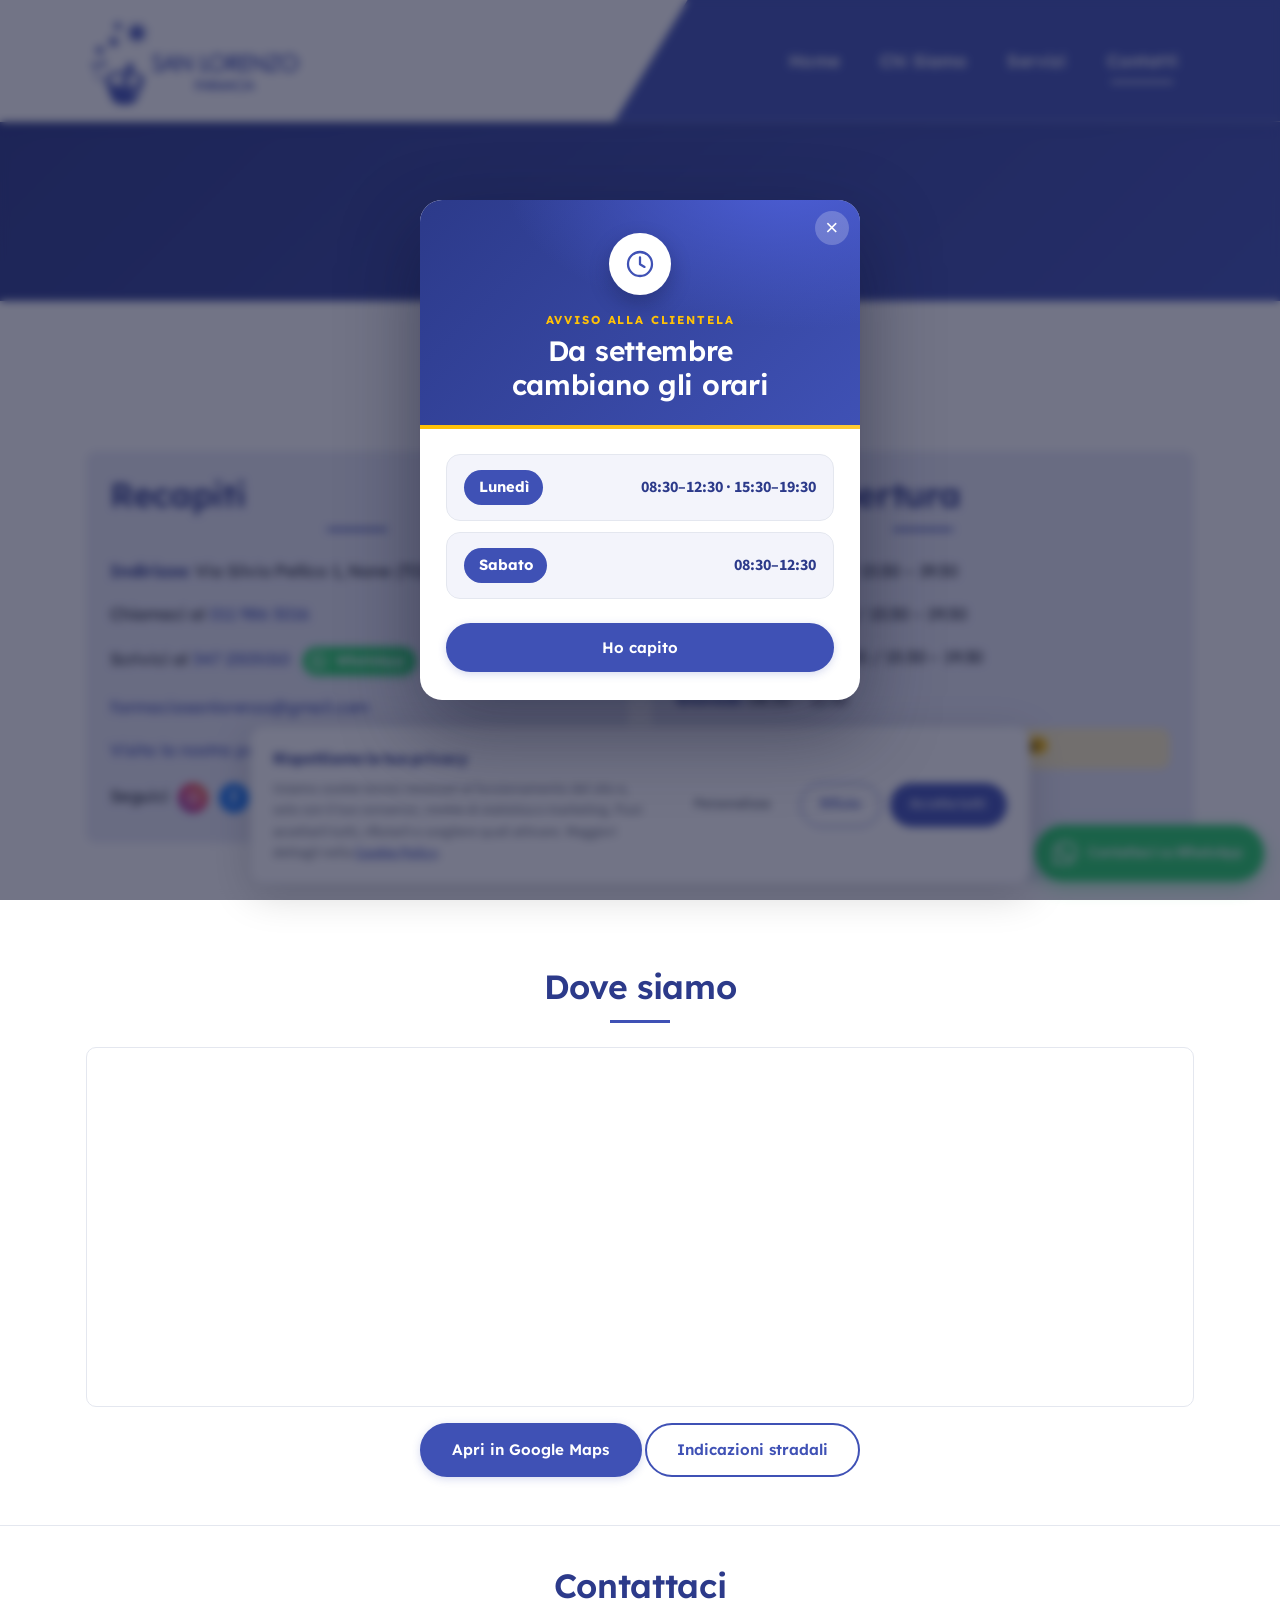
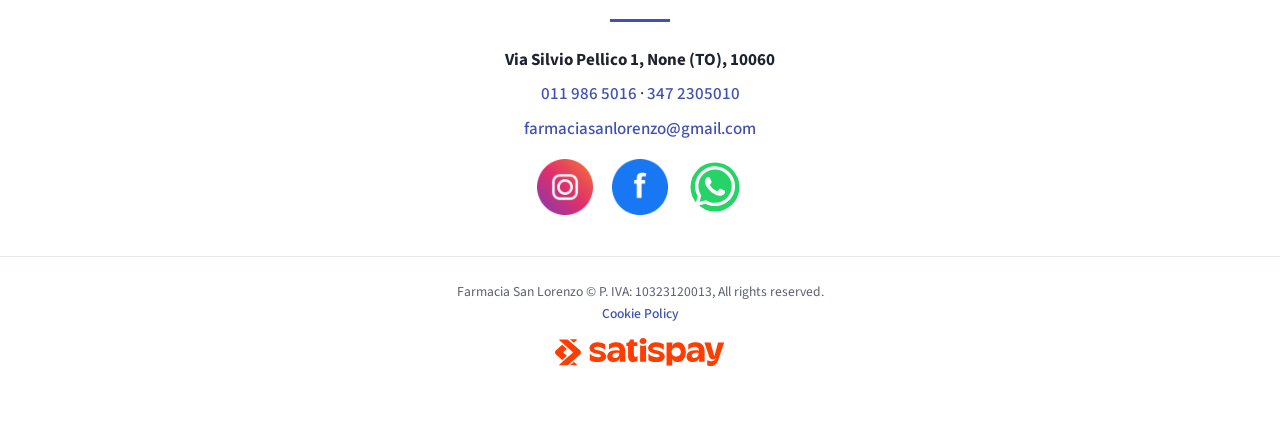
<file: contatti.html>
<!DOCTYPE html>
<html lang="it">
<head>
<meta charset="utf-8">
<meta name="viewport" content="width=device-width, initial-scale=1.0">
<title>Contatti | Farmacia San Lorenzo</title>
<meta name="description" content="Contatti, orari e mappa della Farmacia San Lorenzo a None (TO).">
<meta name="theme-color" content="#3F51B5">
<link rel="icon" href="favicon.ico" sizes="any">
<link rel="icon" type="image/png" sizes="32x32" href="assets/img/favicon-32.png">
<link rel="icon" type="image/png" sizes="16x16" href="assets/img/favicon-16.png">
<link rel="apple-touch-icon" href="assets/img/favicon-180.png">
<link rel="preload" href="assets/fonts/Lexend-var-latin.woff2" as="font" type="font/woff2" crossorigin>
<link rel="preload" href="assets/fonts/SourceSans3-var-latin.woff2" as="font" type="font/woff2" crossorigin>
<link rel="stylesheet" href="assets/fonts/fonts.css">
<link rel="stylesheet" href="style.css">
<script>document.documentElement.classList.add('js');addEventListener('load',function(){setTimeout(function(){if(!window.__reveal){document.querySelectorAll('.hero-photo,.fraseadeffetto>.container,.fraseadeffetto2>.container,.fraseadeffetto3>.container,#reparti>h1,.mortar-wrap,#portfolio-item-container,.servizio,.scroll-gallery-group,#orari .table-responsive,.map-wrap,.page-header,.page-hero,.timeline-item,.pullquote>.container,.approccio-intro,.valore,.team-intro,.team-card').forEach(function(e){e.classList.add('is-visible')})}},2500)})</script>
</head>
<body>
<!-- Avviso orari: iniettato come popup all'ingresso da script.js -->

<header>
  <nav class="navbar-inner">
    <div class="container">
      <span class="nav-panel" aria-hidden="true"></span><a class="navbar-brand" href="index.html"><img src="assets/img/logo-farmacia-trasparente.png" alt="Farmacia San Lorenzo"></a>
      <button class="navbar-toggle" aria-label="Menu"><span class="icon-bar"></span></button>
      <div class="navbar-collapse">
        <ul class="navbar-nav">
          <li class=""><a href="index.html">Home</a></li>
          <li class=""><a href="chi-siamo.html">Chi Siamo</a></li>
          <li class=""><a href="servizi.html">Servizi</a></li>
          <li class="active-section"><a href="contatti.html">Contatti</a></li>
        </ul>
      </div>
    </div>
  </nav>
</header>
<div class="banner1"></div>
<div class="container" style="padding:3rem 1rem">
  <h1 class="text-center title-underblock">Contattaci</h1>

  <div class="row mt30">
    <div class="col-sm-6 mb30">
      <div class="well">
        <h2 class="title-underblock">Recapiti</h2>
        <div class="mega-contact"><h2><strong>Indirizzo: </strong>Via Silvio Pellico 1, None (TO), 10060</h2></div>
        <div class="mega-contact"><h2>Chiamaci al <a href="tel:+390119865016">011 986 5016</a></h2></div>
        <div class="mega-contact"><h2>Scrivici al <a href="tel:+393472305010">347 2305010</a> <a class="wa-inline" href="https://wa.me/393472305010" target="_blank" rel="noopener" aria-label="Scrivici su WhatsApp"><img src="assets/img/whatsapp.svg" alt="" width="24" height="24">WhatsApp</a></h2></div>
        <div class="mega-contact"><h2><a href="mailto:farmaciasanlorenzo@gmail.com">farmaciasanlorenzo@gmail.com</a></h2></div>
        <div class="mega-contact"><h2><a href="https://www.facebook.com/Farmacia-San-Lorenzo-207963442566927/" target="_blank" rel="noopener">Visita la nostra pagina Facebook</a></h2></div>
        <div class="mega-contact"><h2 style="display:inline">Seguici </h2>
          <a href="https://www.instagram.com/farmaciasanlorenzonone/" target="_blank" rel="noopener"><img width="30" src="assets/img/instagram-icon.png" alt="Instagram" style="display:inline-block;vertical-align:middle;margin:0 .25rem"></a>
          <a href="https://www.facebook.com/Farmacia-San-Lorenzo-207963442566927/" target="_blank" rel="noopener"><img width="30" src="assets/img/facebook-icon.png" alt="Facebook" style="display:inline-block;vertical-align:middle;margin:0 .25rem"></a>
        </div>
      </div>
    </div>
    <div class="col-sm-6 mb30">
      <div class="well">
        <h2 class="title-underblock">Orari di apertura</h2>
        <div class="mega-contact" data-day="1"><h2><strong>Lunedì:</strong> 08:30 – 12:30 / 15:30 – 19:30</h2></div>
        <div class="mega-contact" data-day="2"><h2><strong>Martedì:</strong> 08:30 – 12:30 / 15:30 – 19:30</h2></div>
        <div class="mega-contact" data-day="3"><h2><strong>Mercoledì:</strong> 08:30 – 12:30 / 15:30 – 19:30</h2></div>
        <div class="mega-contact" data-day="4"><h2><strong>Giovedì:</strong> 08:30 – 12:30</h2></div>
        <div class="mega-contact" data-day="5"><h2><strong>Venerdì:</strong> 08:30 – 12:30 / 15:30 – 19:30</h2></div>
        <div class="mega-contact" data-day="6"><h2><strong>Sabato:</strong> 08:30 – 12:30</h2></div>
        <div class="mega-contact" data-day="0"><h2><strong>Domenica:</strong> Chiuso</h2></div>
      </div>
    </div>
  </div>

  <h2 class="text-center title-underblock mt40">Dove siamo</h2>
  <div class="map-wrap">
    <iframe
      src="https://maps.google.com/maps?q=Farmacia%20San%20Lorenzo,%20Via%20Silvio%20Pellico%201,%2010060%20None%20TO&t=&z=16&ie=UTF8&iwloc=&output=embed"
      loading="lazy" referrerpolicy="no-referrer-when-downgrade" allowfullscreen></iframe>
    <div class="map-actions">
      <a class="btn" href="https://www.google.com/maps/search/?api=1&query=Farmacia+San+Lorenzo+Via+Silvio+Pellico+1+None+TO" target="_blank" rel="noopener">Apri in Google Maps</a>
      <a class="btn btn-default" href="https://www.google.com/maps/dir/?api=1&destination=Farmacia+San+Lorenzo+Via+Silvio+Pellico+1+None+TO" target="_blank" rel="noopener">Indicazioni stradali</a>
    </div>
  </div>
</div>
<footer>
  <div class="footer-top">
    <div class="container">
      <h2 class="title-underblock">Contattaci</h2>
      <p><strong>Via Silvio Pellico 1, None (TO), 10060</strong></p>
      <p><a href="tel:+390119865016">011 986 5016</a> · <a href="tel:+393472305010">347 2305010</a></p>
      <p><a href="mailto:farmaciasanlorenzo@gmail.com">farmaciasanlorenzo@gmail.com</a></p>
      <div class="footer-social">
        <a href="https://www.instagram.com/farmaciasanlorenzonone/" target="_blank" rel="noopener"><img width="36" src="assets/img/instagram-icon.png" alt="Instagram"></a>
        <a href="https://www.facebook.com/Farmacia-San-Lorenzo-207963442566927/" target="_blank" rel="noopener"><img width="36" src="assets/img/facebook-icon.png" alt="Facebook"></a>
        <a href="https://wa.me/393472305010" target="_blank" rel="noopener" aria-label="WhatsApp"><img width="36" src="assets/img/whatsapp.svg" alt="WhatsApp"></a>
      </div>
    </div>
  </div>
  <div id="footer-bottom">
    <div class="container">
      <p class="copyright">
        Farmacia San Lorenzo &copy; P. IVA: 10323120013, All rights reserved.<br>
        <a href="cookie-policy.html">Cookie Policy</a><br>
        <img width="110" src="assets/img/satispay-logo.svg" alt="Satispay">
      </p>
    </div>
  </div>
</footer>
<a href="#top" id="scroll-top" title="Torna su"></a>
<a class="whatsapp" href="https://wa.me/393472305010" target="_blank" rel="noopener" aria-label="Contattaci su WhatsApp">
  <svg viewBox="0 0 448 512" aria-hidden="true"><path d="M380.9 97.1C339 55.1 283.2 32 223.9 32c-122.4 0-222 99.6-222 222 0 39.1 10.2 77.3 29.6 111L0 480l117.7-30.9c32.4 17.7 68.9 27 106.1 27h.1c122.3 0 224.1-99.6 224.1-222 0-59.3-25.2-115-67.1-157zM223.9 439.6c-33.2 0-65.7-8.9-94-25.7l-6.7-4-69.8 18.3L72 359.2l-4.4-7c-18.5-29.4-28.2-63.3-28.2-98.2 0-101.7 82.8-184.5 184.6-184.5 49.3 0 95.6 19.2 130.4 54.1 34.8 34.9 56.2 81.2 56.1 130.5 0 101.8-84.9 184.5-186.6 184.5zm101.2-138.2c-5.5-2.8-32.8-16.2-37.9-18-5.1-1.9-8.8-2.8-12.5 2.8-3.7 5.6-14.3 18-17.6 21.8-3.2 3.7-6.5 4.2-12 1.4-32.6-16.3-54-29.1-75.5-66-5.7-9.8 5.7-9.1 16.3-30.3 1.8-3.7.9-6.9-.5-9.7-1.4-2.8-12.5-30.1-17.1-41.2-4.5-10.8-9.1-9.3-12.5-9.5-3.2-.2-6.9-.2-10.6-.2-3.7 0-9.7 1.4-14.8 6.9-5.1 5.6-19.4 19-19.4 46.3 0 27.3 19.9 53.7 22.6 57.4 2.8 3.7 39.1 59.7 94.8 83.7 35.2 15.2 49 16.5 66.6 13.9 10.7-1.6 32.8-13.4 37.4-26.4 4.6-13 4.6-24.1 3.2-26.4-1.3-2.5-5-3.9-10.5-6.6z"/></svg>
  <span>Contattaci su WhatsApp</span>
</a>
<div id="cookie-banner" class="cookie-banner" role="region" aria-label="Avviso sui cookie" hidden>
  <div class="cookie-banner-inner">
    <div class="cookie-banner-text">
      <strong>Rispettiamo la tua privacy</strong>
      <p>Usiamo cookie tecnici necessari al funzionamento del sito e, solo con il tuo consenso, cookie di statistica e marketing. Puoi accettarli tutti, rifiutarli o scegliere quali attivare. Maggiori dettagli nella <a href="cookie-policy.html">Cookie Policy</a>.</p>
    </div>
    <div class="cookie-banner-actions">
      <button type="button" class="cookie-btn cookie-btn-ghost" data-cookie-action="customize">Personalizza</button>
      <button type="button" class="cookie-btn cookie-btn-outline" data-cookie-action="reject">Rifiuta</button>
      <button type="button" class="cookie-btn cookie-btn-primary" data-cookie-action="accept">Accetta tutti</button>
    </div>
  </div>
</div>
<div id="cookie-prefs" class="cookie-prefs" role="dialog" aria-modal="true" aria-labelledby="cookie-prefs-title" hidden>
  <div class="cookie-prefs-panel">
    <button type="button" class="cookie-prefs-close" data-cookie-action="close-prefs" aria-label="Chiudi">&times;</button>
    <h2 id="cookie-prefs-title">Preferenze cookie</h2>
    <p class="cookie-prefs-intro">Gestisci il consenso per categoria. Puoi cambiare idea in qualsiasi momento dal pulsante in basso a sinistra.</p>
    <div class="cookie-cat">
      <div class="cookie-cat-head"><span>Necessari</span><span class="cookie-cat-locked">Sempre attivi</span></div>
      <p>Indispensabili per la navigazione, la sicurezza e le funzioni di base. Non richiedono consenso.</p>
    </div>
    <div class="cookie-cat">
      <label class="cookie-cat-head"><span>Statistiche</span><span class="cookie-switch"><input type="checkbox" data-cookie-cat="analytics"><span class="cookie-slider"></span></span></label>
      <p>Ci aiutano a capire in forma anonima come viene usato il sito, per migliorarlo.</p>
    </div>
    <div class="cookie-cat">
      <label class="cookie-cat-head"><span>Marketing</span><span class="cookie-switch"><input type="checkbox" data-cookie-cat="marketing"><span class="cookie-slider"></span></span></label>
      <p>Usati per mostrare contenuti e offerte pertinenti. Al momento non attivi sul sito.</p>
    </div>
    <div class="cookie-prefs-actions">
      <button type="button" class="cookie-btn cookie-btn-outline" data-cookie-action="reject">Rifiuta tutti</button>
      <button type="button" class="cookie-btn cookie-btn-primary" data-cookie-action="save">Salva preferenze</button>
    </div>
  </div>
</div>
<button id="cookie-reopen" class="cookie-reopen" type="button" aria-label="Preferenze cookie" hidden>
  <svg viewBox="0 0 24 24" aria-hidden="true"><path d="M12 2a10 10 0 1 0 10 10 4 4 0 0 1-4-4 3 3 0 0 1-3-3 3 3 0 0 1-3-3Z" fill="none" stroke="currentColor" stroke-width="1.6" stroke-linejoin="round"/><circle cx="9" cy="12" r="1" fill="currentColor"/><circle cx="13" cy="16" r="1" fill="currentColor"/><circle cx="15.5" cy="11" r="1" fill="currentColor"/></svg>
</button>
<script src="script.js"></script></body></html>
</file>
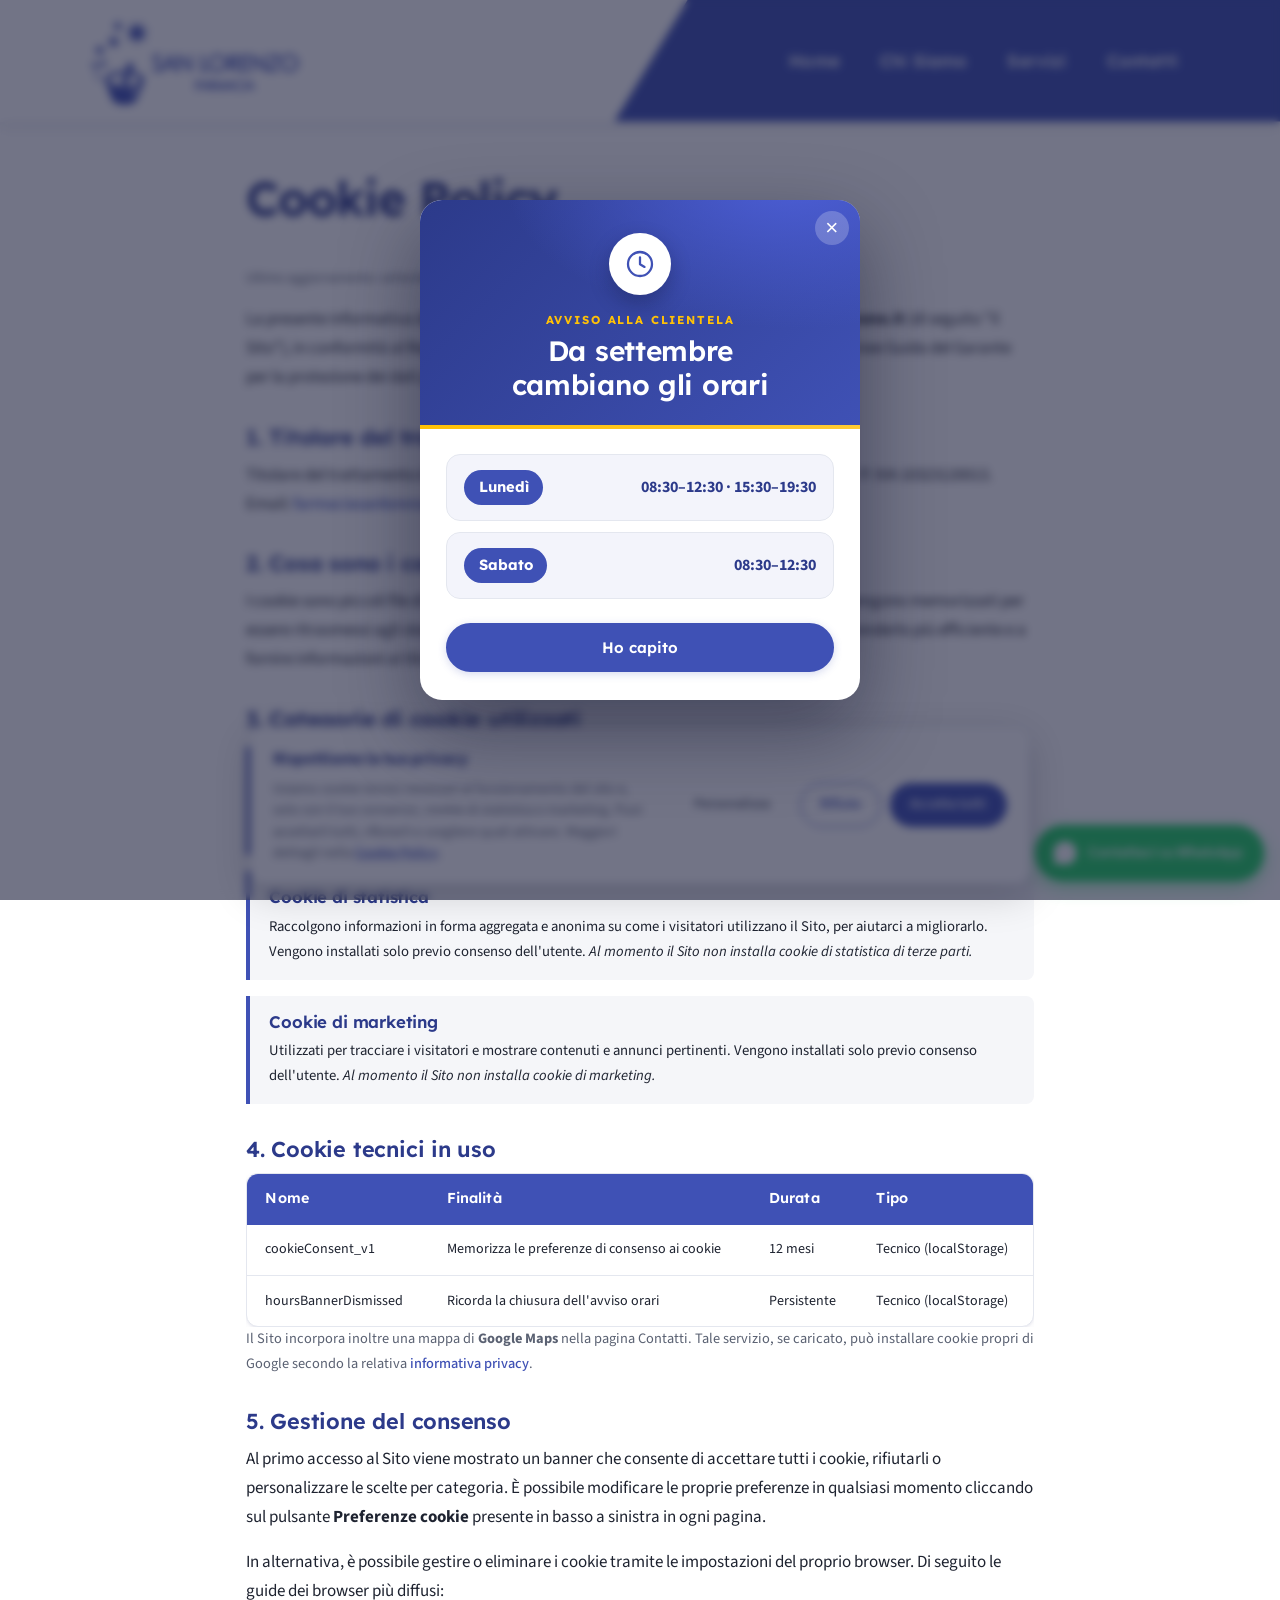
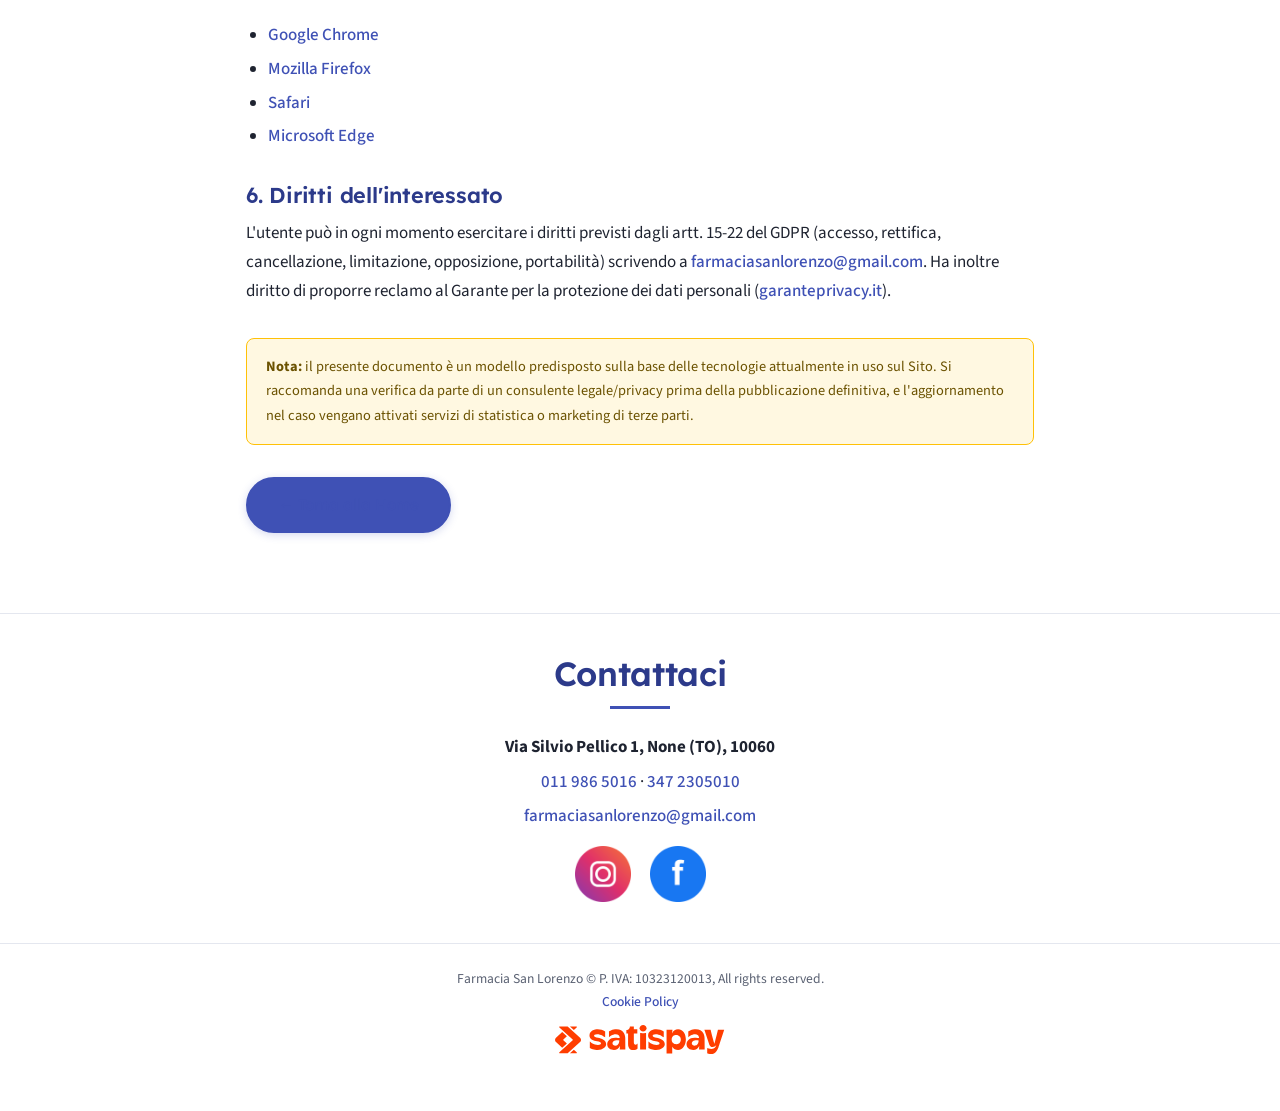
<file: cookie-policy.html>
<!DOCTYPE html>
<html lang="it">
<head>
<meta charset="utf-8">
<meta name="viewport" content="width=device-width, initial-scale=1.0">
<title>Cookie Policy | Farmacia San Lorenzo</title>
<meta name="description" content="Informativa sui cookie della Farmacia San Lorenzo a None (TO).">
<meta name="theme-color" content="#3F51B5">
<meta name="robots" content="noindex">
<link rel="icon" href="favicon.ico" sizes="any">
<link rel="icon" type="image/png" sizes="32x32" href="assets/img/favicon-32.png">
<link rel="icon" type="image/png" sizes="16x16" href="assets/img/favicon-16.png">
<link rel="apple-touch-icon" href="assets/img/favicon-180.png">
<link rel="preload" href="assets/fonts/Lexend-var-latin.woff2" as="font" type="font/woff2" crossorigin>
<link rel="preload" href="assets/fonts/SourceSans3-var-latin.woff2" as="font" type="font/woff2" crossorigin>
<link rel="stylesheet" href="assets/fonts/fonts.css">
<link rel="stylesheet" href="style.css">
<script>document.documentElement.classList.add('js');addEventListener('load',function(){setTimeout(function(){if(!window.__reveal){document.querySelectorAll('.hero-photo,.fraseadeffetto>.container,.fraseadeffetto2>.container,.fraseadeffetto3>.container,#reparti>h1,.mortar-wrap,#portfolio-item-container,.servizio,.scroll-gallery-group,#orari .table-responsive,.map-wrap,.page-header,.page-hero,.timeline-item,.pullquote>.container,.approccio-intro,.valore,.team-intro,.team-card').forEach(function(e){e.classList.add('is-visible')})}},2500)})</script>
</head>
<body>
<header>
  <nav class="navbar-inner">
    <div class="container">
      <span class="nav-panel" aria-hidden="true"></span><a class="navbar-brand" href="index.html"><img src="assets/img/logo-farmacia-trasparente.png" alt="Farmacia San Lorenzo"></a>
      <button class="navbar-toggle" aria-label="Menu"><span class="icon-bar"></span></button>
      <div class="navbar-collapse">
        <ul class="navbar-nav">
          <li class=""><a href="index.html">Home</a></li>
          <li class=""><a href="chi-siamo.html">Chi Siamo</a></li>
          <li class=""><a href="servizi.html">Servizi</a></li>
          <li class=""><a href="contatti.html">Contatti</a></li>
        </ul>
      </div>
    </div>
  </nav>
</header>

<div class="container legal-page">
  <h1 class="title-underblock">Cookie Policy</h1>
  <p class="legal-updated">Ultimo aggiornamento: settembre 2025</p>

  <p>La presente informativa descrive l'uso dei cookie e di tecnologie simili sul sito <strong>farmacianone.it</strong> (di seguito "il Sito"), in conformità al Regolamento UE 2016/679 (GDPR), alla Direttiva ePrivacy e alle Linee Guida del Garante per la protezione dei dati personali.</p>

  <h2>1. Titolare del trattamento</h2>
  <p>Titolare del trattamento è <strong>Farmacia San Lorenzo</strong>, Via Silvio Pellico 1, 10060 None (TO) &ndash; P. IVA 10323120013.<br>
  Email: <a href="mailto:farmaciasanlorenzo@gmail.com">farmaciasanlorenzo@gmail.com</a> &ndash; Tel: <a href="tel:+390119865016">011 986 5016</a>.</p>

  <h2>2. Cosa sono i cookie</h2>
  <p>I cookie sono piccoli file di testo che i siti visitati inviano al dispositivo dell'utente, dove vengono memorizzati per essere ritrasmessi agli stessi siti alla visita successiva. Servono a far funzionare il sito, a renderlo più efficiente e a fornire informazioni ai titolari.</p>

  <h2>3. Categorie di cookie utilizzati</h2>

  <div class="legal-cat-box">
    <h3>Cookie tecnici necessari</h3>
    <p>Indispensabili per il corretto funzionamento del Sito e per erogare i servizi richiesti dall'utente (es. memorizzare le preferenze sul consenso ai cookie). Non richiedono consenso e non possono essere disattivati.</p>
  </div>

  <div class="legal-cat-box">
    <h3>Cookie di statistica</h3>
    <p>Raccolgono informazioni in forma aggregata e anonima su come i visitatori utilizzano il Sito, per aiutarci a migliorarlo. Vengono installati solo previo consenso dell'utente. <em>Al momento il Sito non installa cookie di statistica di terze parti.</em></p>
  </div>

  <div class="legal-cat-box">
    <h3>Cookie di marketing</h3>
    <p>Utilizzati per tracciare i visitatori e mostrare contenuti e annunci pertinenti. Vengono installati solo previo consenso dell'utente. <em>Al momento il Sito non installa cookie di marketing.</em></p>
  </div>

  <h2>4. Cookie tecnici in uso</h2>
  <div class="table-responsive">
    <table class="table legal-table">
      <thead><tr><th>Nome</th><th>Finalità</th><th>Durata</th><th>Tipo</th></tr></thead>
      <tbody>
        <tr><td>cookieConsent_v1</td><td>Memorizza le preferenze di consenso ai cookie</td><td>12 mesi</td><td>Tecnico (localStorage)</td></tr>
        <tr><td>hoursBannerDismissed</td><td>Ricorda la chiusura dell'avviso orari</td><td>Persistente</td><td>Tecnico (localStorage)</td></tr>
      </tbody>
    </table>
  </div>
  <p class="legal-note">Il Sito incorpora inoltre una mappa di <strong>Google Maps</strong> nella pagina Contatti. Tale servizio, se caricato, può installare cookie propri di Google secondo la relativa <a href="https://policies.google.com/privacy" target="_blank" rel="noopener">informativa privacy</a>.</p>

  <h2>5. Gestione del consenso</h2>
  <p>Al primo accesso al Sito viene mostrato un banner che consente di accettare tutti i cookie, rifiutarli o personalizzare le scelte per categoria. È possibile modificare le proprie preferenze in qualsiasi momento cliccando sul pulsante <strong>Preferenze cookie</strong> presente in basso a sinistra in ogni pagina.</p>
  <p>In alternativa, è possibile gestire o eliminare i cookie tramite le impostazioni del proprio browser. Di seguito le guide dei browser più diffusi:</p>
  <ul class="legal-list">
    <li><a href="https://support.google.com/chrome/answer/95647" target="_blank" rel="noopener">Google Chrome</a></li>
    <li><a href="https://support.mozilla.org/it/kb/Gestione%20dei%20cookie" target="_blank" rel="noopener">Mozilla Firefox</a></li>
    <li><a href="https://support.apple.com/it-it/guide/safari/sfri11471/mac" target="_blank" rel="noopener">Safari</a></li>
    <li><a href="https://support.microsoft.com/it-it/microsoft-edge" target="_blank" rel="noopener">Microsoft Edge</a></li>
  </ul>

  <h2>6. Diritti dell'interessato</h2>
  <p>L'utente può in ogni momento esercitare i diritti previsti dagli artt. 15-22 del GDPR (accesso, rettifica, cancellazione, limitazione, opposizione, portabilità) scrivendo a <a href="mailto:farmaciasanlorenzo@gmail.com">farmaciasanlorenzo@gmail.com</a>. Ha inoltre diritto di proporre reclamo al Garante per la protezione dei dati personali (<a href="https://www.garanteprivacy.it" target="_blank" rel="noopener">garanteprivacy.it</a>).</p>

  <p class="legal-disclaimer"><strong>Nota:</strong> il presente documento è un modello predisposto sulla base delle tecnologie attualmente in uso sul Sito. Si raccomanda una verifica da parte di un consulente legale/privacy prima della pubblicazione definitiva, e l'aggiornamento nel caso vengano attivati servizi di statistica o marketing di terze parti.</p>

  <p style="margin-top:2rem"><a class="btn" href="index.html">&larr; Torna alla Home</a></p>
</div>

<footer>
  <div class="footer-top">
    <div class="container">
      <h2 class="title-underblock">Contattaci</h2>
      <p><strong>Via Silvio Pellico 1, None (TO), 10060</strong></p>
      <p><a href="tel:+390119865016">011 986 5016</a> · <a href="tel:+393472305010">347 2305010</a></p>
      <p><a href="mailto:farmaciasanlorenzo@gmail.com">farmaciasanlorenzo@gmail.com</a></p>
      <div class="footer-social">
        <a href="https://www.instagram.com/farmaciasanlorenzonone/" target="_blank" rel="noopener"><img width="36" src="assets/img/instagram-icon.png" alt="Instagram"></a>
        <a href="https://www.facebook.com/Farmacia-San-Lorenzo-207963442566927/" target="_blank" rel="noopener"><img width="36" src="assets/img/facebook-icon.png" alt="Facebook"></a>
      </div>
    </div>
  </div>
  <div id="footer-bottom">
    <div class="container">
      <p class="copyright">
        Farmacia San Lorenzo &copy; P. IVA: 10323120013, All rights reserved.<br>
        <a href="cookie-policy.html">Cookie Policy</a><br>
        <img width="110" src="assets/img/satispay-logo.svg" alt="Satispay">
      </p>
    </div>
  </div>
</footer>
<a href="#top" id="scroll-top" title="Torna su"></a>
<a class="whatsapp" href="https://wa.me/393472305010" target="_blank" rel="noopener" aria-label="Contattaci su WhatsApp">
  <svg viewBox="0 0 24 24" aria-hidden="true"><path d="M12.031 6.172c-3.181 0-5.767 2.586-5.768 5.766-.001 1.298.38 2.27 1.019 3.287l-.582 2.128 2.182-.573c.978.58 1.911.928 3.145.929 3.178 0 5.767-2.587 5.768-5.766.001-3.187-2.575-5.77-5.764-5.771zm3.392 8.244c-.144.405-.837.774-1.17.824-.299.045-.677.063-1.092-.069-.252-.08-.575-.187-.988-.365-1.739-.751-2.874-2.502-2.961-2.617-.087-.116-.708-.94-.708-1.793s.448-1.273.607-1.446c.159-.173.346-.217.462-.217l.332.006c.106.005.249-.04.39.298.144.347.491 1.2.534 1.287.043.087.072.188.014.304-.058.116-.087.188-.173.289l-.26.304c-.087.086-.177.18-.076.354.101.174.449.741.964 1.201.663.591 1.221.774 1.394.86s.274.072.376-.043c.101-.116.433-.506.549-.68.116-.173.231-.145.39-.087s1.011.477 1.184.564.289.13.332.202c.045.072.045.419-.1.824zM12 2C6.477 2 2 6.477 2 12c0 1.821.487 3.53 1.338 5.002L2 22l5.194-1.306A9.938 9.938 0 0012 22c5.523 0 10-4.477 10-10S17.523 2 12 2z"/></svg>
  <span>Contattaci su WhatsApp</span>
</a>
<div id="cookie-banner" class="cookie-banner" role="region" aria-label="Avviso sui cookie" hidden>
  <div class="cookie-banner-inner">
    <div class="cookie-banner-text">
      <strong>Rispettiamo la tua privacy</strong>
      <p>Usiamo cookie tecnici necessari al funzionamento del sito e, solo con il tuo consenso, cookie di statistica e marketing. Puoi accettarli tutti, rifiutarli o scegliere quali attivare. Maggiori dettagli nella <a href="cookie-policy.html">Cookie Policy</a>.</p>
    </div>
    <div class="cookie-banner-actions">
      <button type="button" class="cookie-btn cookie-btn-ghost" data-cookie-action="customize">Personalizza</button>
      <button type="button" class="cookie-btn cookie-btn-outline" data-cookie-action="reject">Rifiuta</button>
      <button type="button" class="cookie-btn cookie-btn-primary" data-cookie-action="accept">Accetta tutti</button>
    </div>
  </div>
</div>
<div id="cookie-prefs" class="cookie-prefs" role="dialog" aria-modal="true" aria-labelledby="cookie-prefs-title" hidden>
  <div class="cookie-prefs-panel">
    <button type="button" class="cookie-prefs-close" data-cookie-action="close-prefs" aria-label="Chiudi">&times;</button>
    <h2 id="cookie-prefs-title">Preferenze cookie</h2>
    <p class="cookie-prefs-intro">Gestisci il consenso per categoria. Puoi cambiare idea in qualsiasi momento dal pulsante in basso a sinistra.</p>
    <div class="cookie-cat">
      <div class="cookie-cat-head"><span>Necessari</span><span class="cookie-cat-locked">Sempre attivi</span></div>
      <p>Indispensabili per la navigazione, la sicurezza e le funzioni di base. Non richiedono consenso.</p>
    </div>
    <div class="cookie-cat">
      <label class="cookie-cat-head"><span>Statistiche</span><span class="cookie-switch"><input type="checkbox" data-cookie-cat="analytics"><span class="cookie-slider"></span></span></label>
      <p>Ci aiutano a capire in forma anonima come viene usato il sito, per migliorarlo.</p>
    </div>
    <div class="cookie-cat">
      <label class="cookie-cat-head"><span>Marketing</span><span class="cookie-switch"><input type="checkbox" data-cookie-cat="marketing"><span class="cookie-slider"></span></span></label>
      <p>Usati per mostrare contenuti e offerte pertinenti. Al momento non attivi sul sito.</p>
    </div>
    <div class="cookie-prefs-actions">
      <button type="button" class="cookie-btn cookie-btn-outline" data-cookie-action="reject">Rifiuta tutti</button>
      <button type="button" class="cookie-btn cookie-btn-primary" data-cookie-action="save">Salva preferenze</button>
    </div>
  </div>
</div>
<button id="cookie-reopen" class="cookie-reopen" type="button" aria-label="Preferenze cookie" hidden>
  <svg viewBox="0 0 24 24" aria-hidden="true"><path d="M12 2a10 10 0 1 0 10 10 4 4 0 0 1-4-4 3 3 0 0 1-3-3 3 3 0 0 1-3-3Z" fill="none" stroke="currentColor" stroke-width="1.6" stroke-linejoin="round"/><circle cx="9" cy="12" r="1" fill="currentColor"/><circle cx="13" cy="16" r="1" fill="currentColor"/><circle cx="15.5" cy="11" r="1" fill="currentColor"/></svg>
</button>
<script src="script.js"></script></body></html>
</file>
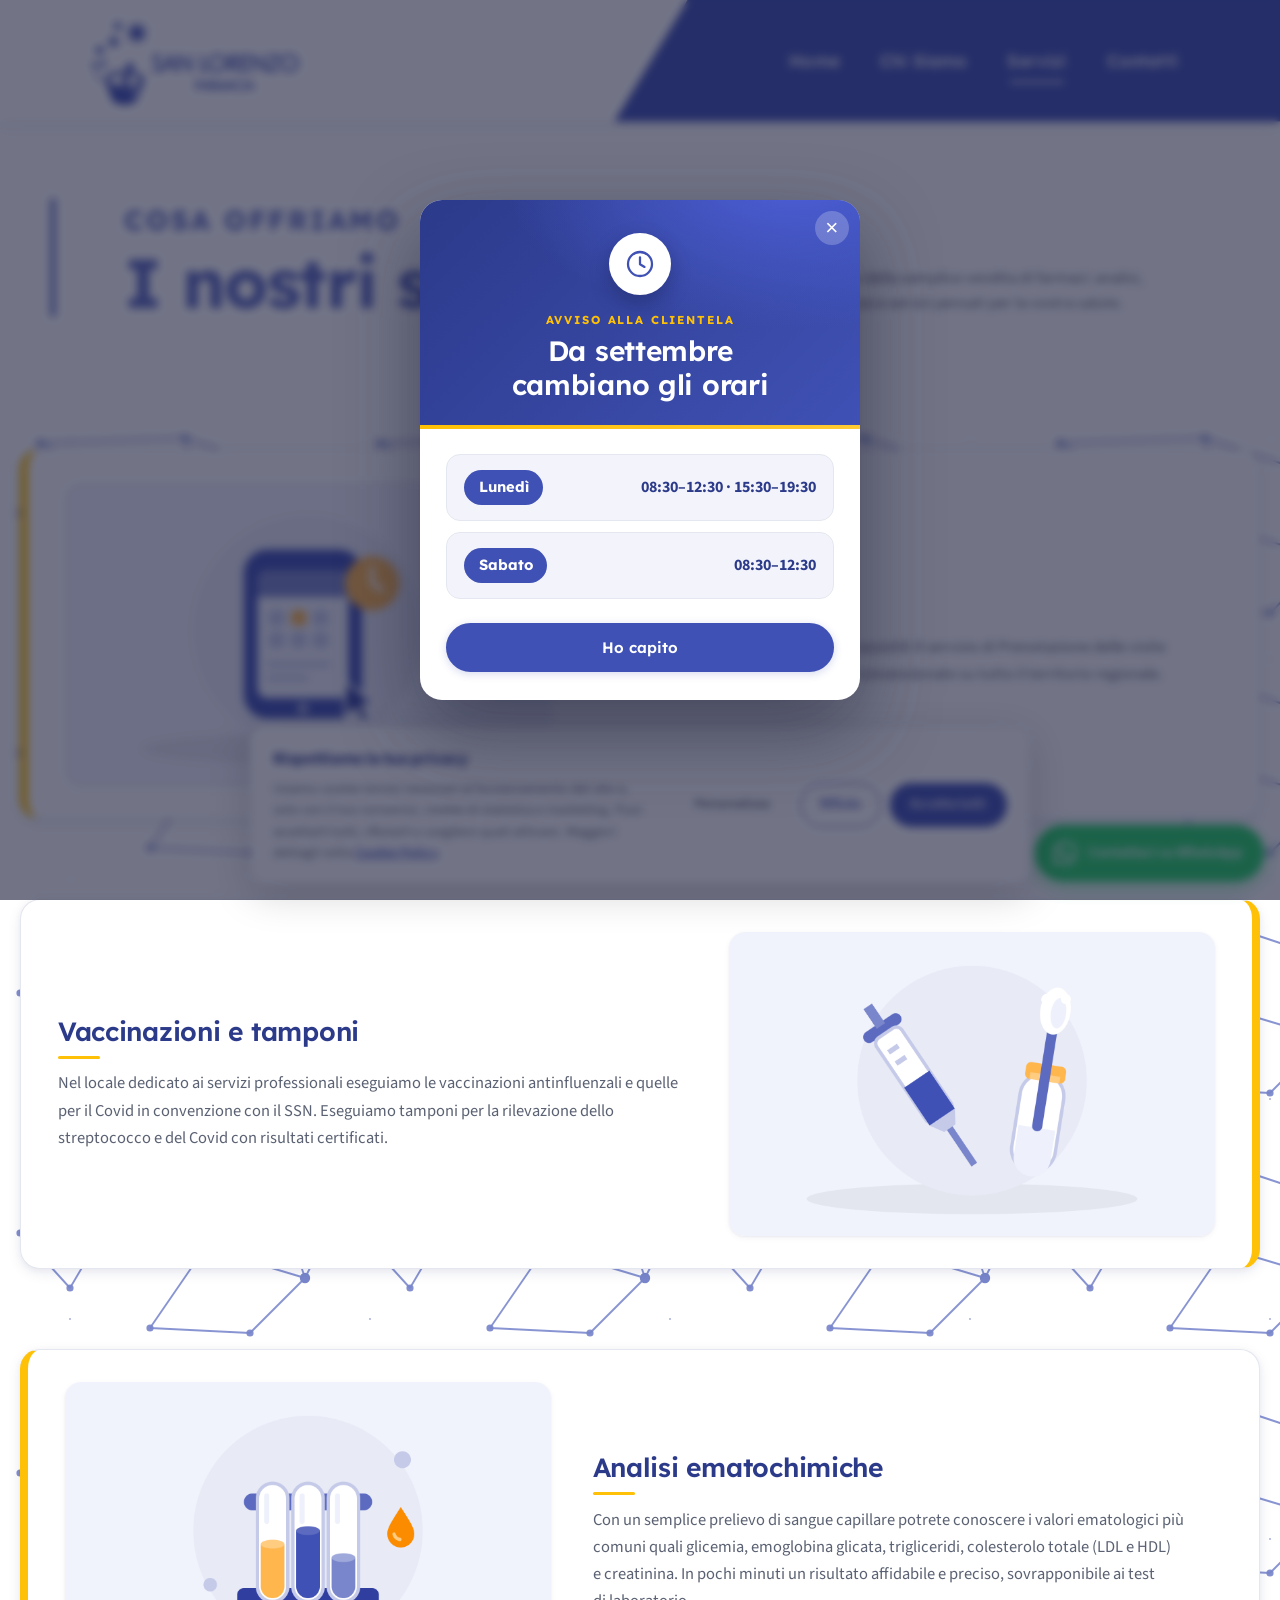
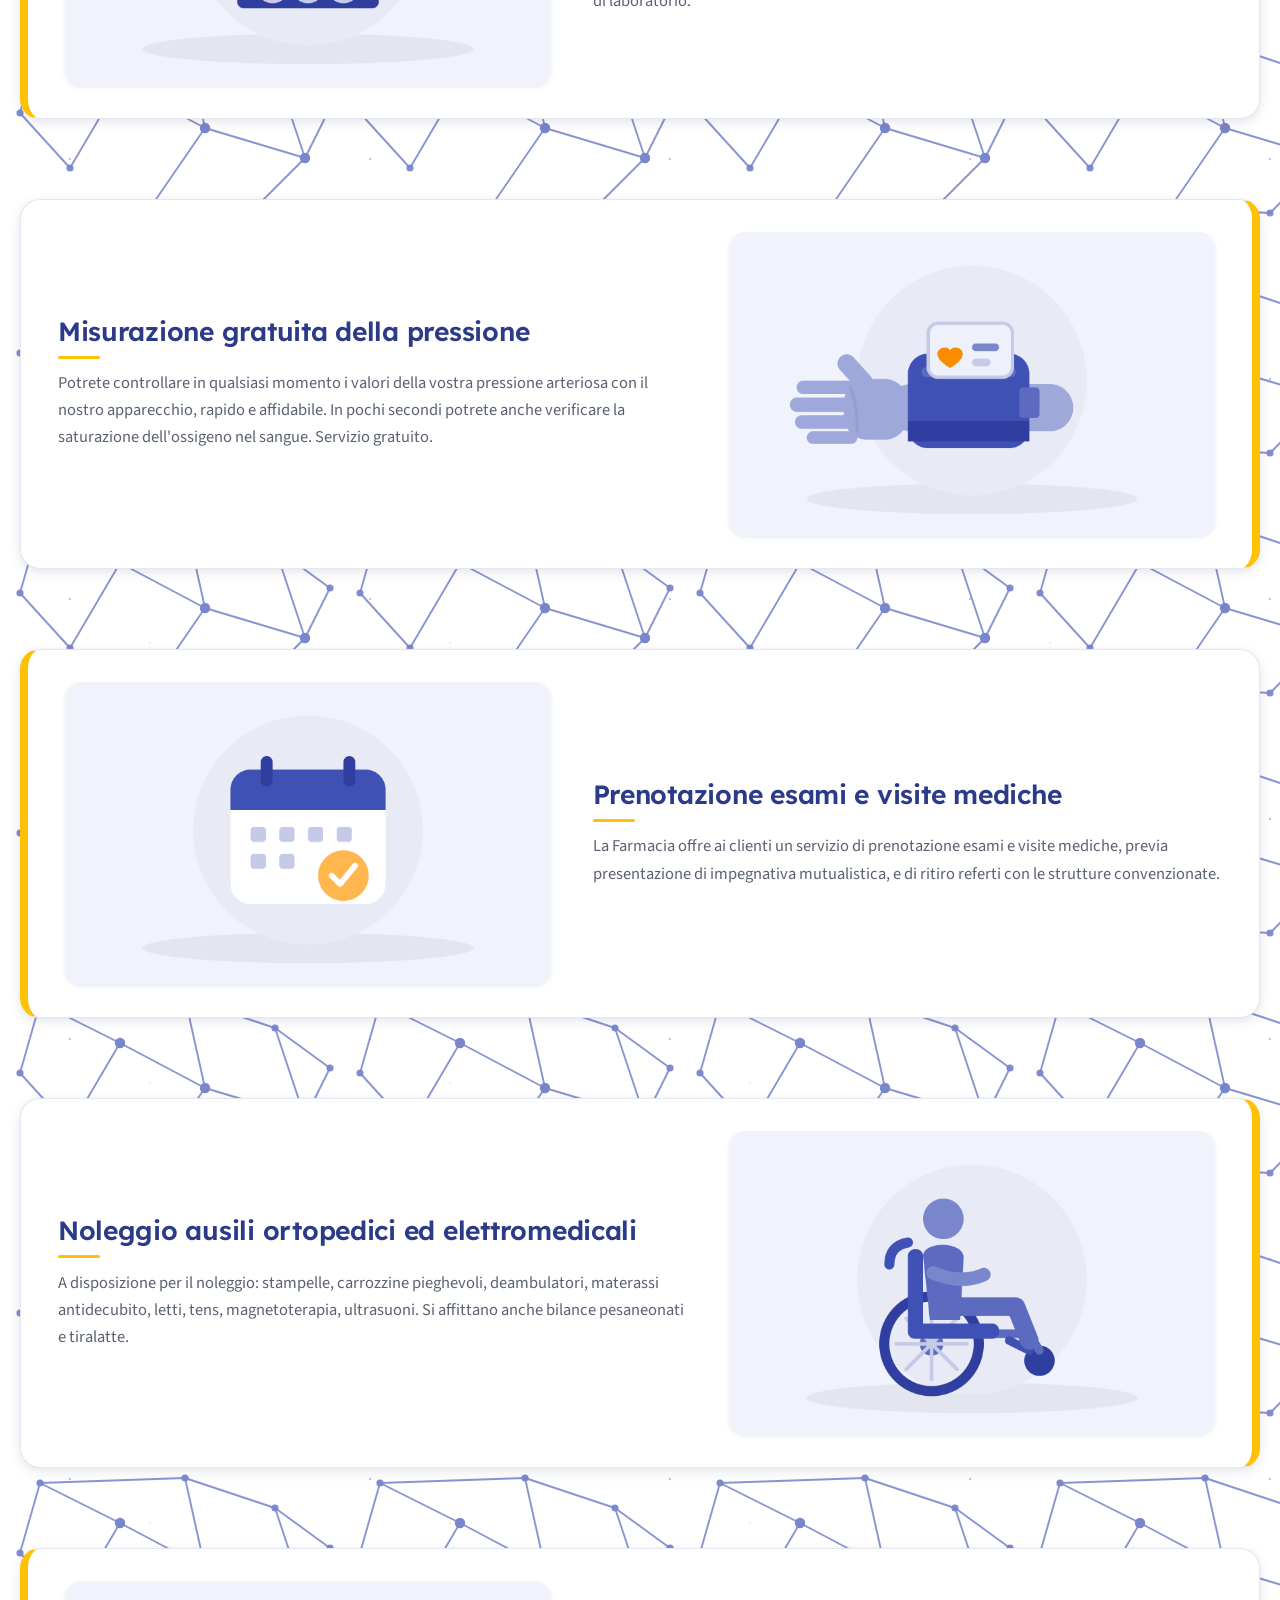
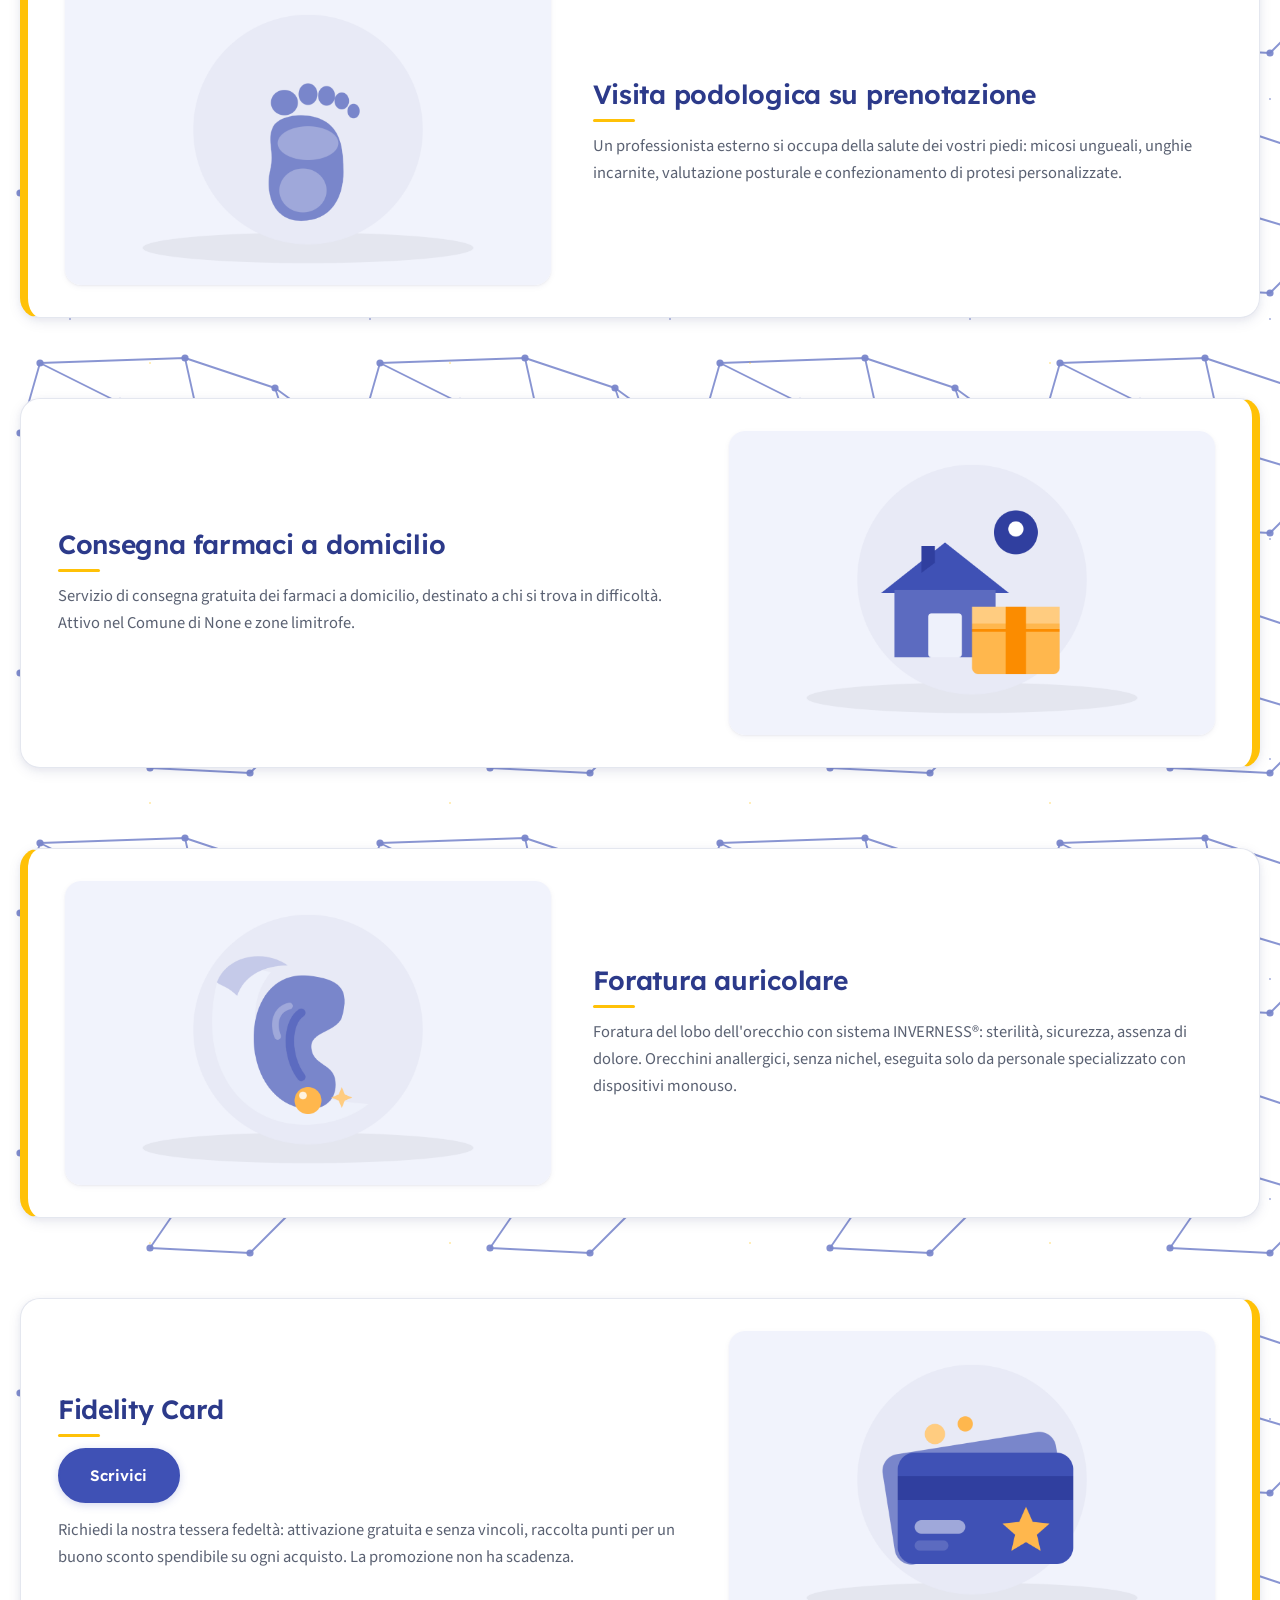
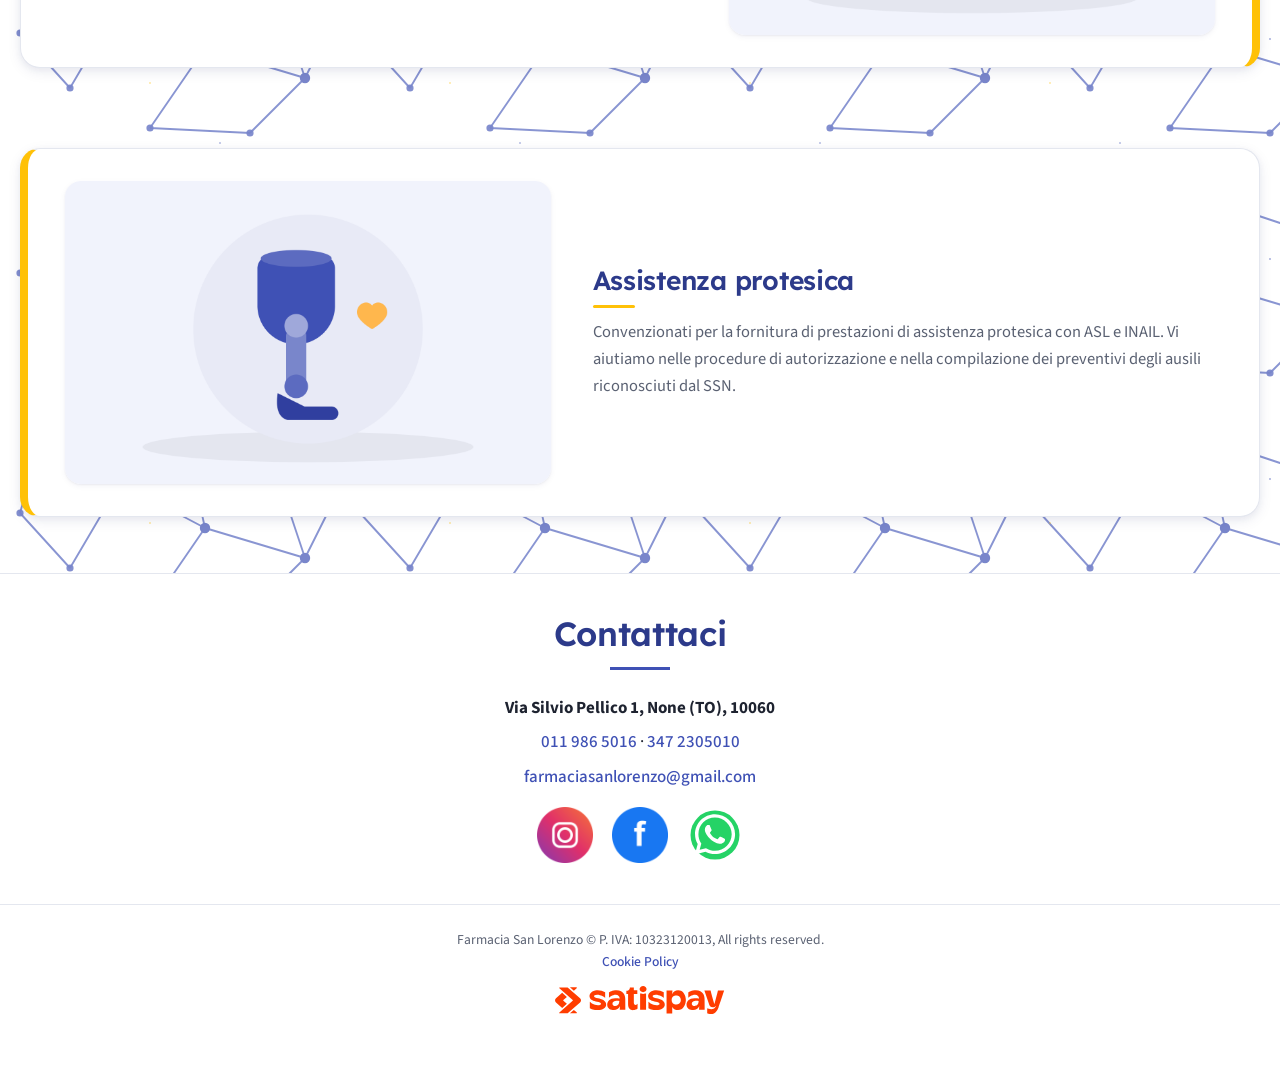
<file: servizi.html>
<!DOCTYPE html>
<html lang="it">
<head>
<meta charset="utf-8">
<meta name="viewport" content="width=device-width, initial-scale=1.0">
<title>Servizi | Farmacia San Lorenzo</title>
<meta name="description" content="Tutti i servizi della Farmacia San Lorenzo a None (TO).">
<meta name="theme-color" content="#3F51B5">
<link rel="icon" href="favicon.ico" sizes="any">
<link rel="icon" type="image/png" sizes="32x32" href="assets/img/favicon-32.png">
<link rel="icon" type="image/png" sizes="16x16" href="assets/img/favicon-16.png">
<link rel="apple-touch-icon" href="assets/img/favicon-180.png">
<link rel="preload" href="assets/fonts/Lexend-var-latin.woff2" as="font" type="font/woff2" crossorigin>
<link rel="preload" href="assets/fonts/SourceSans3-var-latin.woff2" as="font" type="font/woff2" crossorigin>
<link rel="stylesheet" href="assets/fonts/fonts.css">
<link rel="stylesheet" href="style.css">
<script>document.documentElement.classList.add('js');addEventListener('load',function(){setTimeout(function(){if(!window.__reveal){document.querySelectorAll('.hero-photo,.fraseadeffetto>.container,.fraseadeffetto2>.container,.fraseadeffetto3>.container,#reparti>h1,.mortar-wrap,#portfolio-item-container,.servizio,.scroll-gallery-group,#orari .table-responsive,.map-wrap,.page-header,.page-hero,.timeline-item,.pullquote>.container,.approccio-intro,.valore,.team-intro,.team-card').forEach(function(e){e.classList.add('is-visible')})}},2500)})</script>
</head>
<body class="page-servizi">
<!-- Avviso orari: iniettato come popup all'ingresso da script.js -->

<header>
  <nav class="navbar-inner">
    <div class="container">
      <span class="nav-panel" aria-hidden="true"></span><a class="navbar-brand" href="index.html"><img src="assets/img/logo-farmacia-trasparente.png" alt="Farmacia San Lorenzo"></a>
      <button class="navbar-toggle" aria-label="Menu"><span class="icon-bar"></span></button>
      <div class="navbar-collapse">
        <ul class="navbar-nav">
          <li class=""><a href="index.html">Home</a></li>
          <li class=""><a href="chi-siamo.html">Chi Siamo</a></li>
          <li class="active-section"><a href="servizi.html">Servizi</a></li>
          <li class=""><a href="contatti.html">Contatti</a></li>
        </ul>
      </div>
    </div>
  </nav>
</header>
<section class="page-hero hero-masthead">
  <div class="container">
    <span class="mh-rail" aria-hidden="true"></span>
    <div class="mh-head">
      <span class="mh-kick">Cosa offriamo</span>
      <h1>I nostri servizi</h1>
    </div>
    <div class="mh-col">
      <p class="lead-text">Molto pi&ugrave; della semplice vendita di farmaci: analisi, consulenze e servizi pensati per la vostra salute.</p>
    </div>
  </div>
</section>
<div class="container" id="servizi-page">

  <div class="servizio">
    <span class="servizio-illus"><img src="assets/img/servizi/11-prenotazione-online.png" alt="" loading="lazy" width="1500" height="900"></span>
    <div class="servizio-body">
      <h3>Prenotazione online</h3>
      <p>La Farmacia mette a disposizione degli assistiti il servizio di Prenotazione delle visite specialistiche tramite CUP e strutture convenzionate su tutto il territorio regionale.</p>
    </div>
  </div>
  <div class="servizio">
    <span class="servizio-illus"><img src="assets/img/servizi/10-vaccinazioni-tamponi.png" alt="" loading="lazy" width="1500" height="900"></span>
    <div class="servizio-body">
      <h3>Vaccinazioni e tamponi</h3>
      <p>Nel locale dedicato ai servizi professionali eseguiamo le vaccinazioni antinfluenzali e quelle per il Covid in convenzione con il SSN. Eseguiamo tamponi per la rilevazione dello streptococco e del Covid con risultati certificati.</p>
    </div>
  </div>
  <div class="servizio">
    <span class="servizio-illus"><img src="assets/img/servizi/01-analisi-ematochimiche.png" alt="" loading="lazy" width="1500" height="900"></span>
    <div class="servizio-body">
      <h3>Analisi ematochimiche</h3>
      <p>Con un semplice prelievo di sangue capillare potrete conoscere i valori ematologici più comuni quali glicemia, emoglobina glicata, trigliceridi, colesterolo totale (LDL e HDL) e creatinina. In pochi minuti un risultato affidabile e preciso, sovrapponibile ai test di laboratorio.</p>
    </div>
  </div>
  <div class="servizio">
    <span class="servizio-illus"><img src="assets/img/servizi/02-pressione.png" alt="" loading="lazy" width="1500" height="900"></span>
    <div class="servizio-body">
      <h3>Misurazione gratuita della pressione</h3>
      <p>Potrete controllare in qualsiasi momento i valori della vostra pressione arteriosa con il nostro apparecchio, rapido e affidabile. In pochi secondi potrete anche verificare la saturazione dell'ossigeno nel sangue. Servizio gratuito.</p>
    </div>
  </div>
  <div class="servizio">
    <span class="servizio-illus"><img src="assets/img/servizi/03-prenotazione-esami.png" alt="" loading="lazy" width="1500" height="900"></span>
    <div class="servizio-body">
      <h3>Prenotazione esami e visite mediche</h3>
      <p>La Farmacia offre ai clienti un servizio di prenotazione esami e visite mediche, previa presentazione di impegnativa mutualistica, e di ritiro referti con le strutture convenzionate.</p>
    </div>
  </div>
  <div class="servizio">
    <span class="servizio-illus"><img src="assets/img/servizi/04-noleggio-ausili.png" alt="" loading="lazy" width="1500" height="900"></span>
    <div class="servizio-body">
      <h3>Noleggio ausili ortopedici ed elettromedicali</h3>
      <p>A disposizione per il noleggio: stampelle, carrozzine pieghevoli, deambulatori, materassi antidecubito, letti, tens, magnetoterapia, ultrasuoni. Si affittano anche bilance pesaneonati e tiralatte.</p>
    </div>
  </div>
  <div class="servizio">
    <span class="servizio-illus"><img src="assets/img/servizi/05-podologo.png" alt="" loading="lazy" width="1500" height="900"></span>
    <div class="servizio-body">
      <h3>Visita podologica su prenotazione</h3>
      <p>Un professionista esterno si occupa della salute dei vostri piedi: micosi ungueali, unghie incarnite, valutazione posturale e confezionamento di protesi personalizzate.</p>
    </div>
  </div>
  <div class="servizio">
    <span class="servizio-illus"><img src="assets/img/servizi/06-consegna-a-domicilio.png" alt="" loading="lazy" width="1500" height="900"></span>
    <div class="servizio-body">
      <h3>Consegna farmaci a domicilio</h3>
      <p>Servizio di consegna gratuita dei farmaci a domicilio, destinato a chi si trova in difficoltà. Attivo nel Comune di None e zone limitrofe.</p>
    </div>
  </div>
  <div class="servizio">
    <span class="servizio-illus"><img src="assets/img/servizi/07-foratura-auricolare.png" alt="" loading="lazy" width="1500" height="900"></span>
    <div class="servizio-body">
      <h3>Foratura auricolare</h3>
      <p>Foratura del lobo dell'orecchio con sistema INVERNESS®: sterilità, sicurezza, assenza di dolore. Orecchini anallergici, senza nichel, eseguita solo da personale specializzato con dispositivi monouso.</p>
    </div>
  </div>
  <div class="servizio">
    <span class="servizio-illus"><img src="assets/img/servizi/08-fidelity-card.png" alt="" loading="lazy" width="1500" height="900"></span>
    <div class="servizio-body">
      <h3>Fidelity Card</h3>
      <p><a href="contatti.html" class="btn">Scrivici</a></p>
      <p>Richiedi la nostra tessera fedeltà: attivazione gratuita e senza vincoli, raccolta punti per un buono sconto spendibile su ogni acquisto. La promozione non ha scadenza.</p>
    </div>
  </div>
  <div class="servizio">
    <span class="servizio-illus"><img src="assets/img/servizi/09-assistenza-protesica.png" alt="" loading="lazy" width="1500" height="900"></span>
    <div class="servizio-body">
      <h3>Assistenza protesica</h3>
      <p>Convenzionati per la fornitura di prestazioni di assistenza protesica con ASL e INAIL. Vi aiutiamo nelle procedure di autorizzazione e nella compilazione dei preventivi degli ausili riconosciuti dal SSN.</p>
    </div>
  </div>

</div>
<footer>
  <div class="footer-top">
    <div class="container">
      <h2 class="title-underblock">Contattaci</h2>
      <p><strong>Via Silvio Pellico 1, None (TO), 10060</strong></p>
      <p><a href="tel:+390119865016">011 986 5016</a> · <a href="tel:+393472305010">347 2305010</a></p>
      <p><a href="mailto:farmaciasanlorenzo@gmail.com">farmaciasanlorenzo@gmail.com</a></p>
      <div class="footer-social">
        <a href="https://www.instagram.com/farmaciasanlorenzonone/" target="_blank" rel="noopener"><img width="36" src="assets/img/instagram-icon.png" alt="Instagram"></a>
        <a href="https://www.facebook.com/Farmacia-San-Lorenzo-207963442566927/" target="_blank" rel="noopener"><img width="36" src="assets/img/facebook-icon.png" alt="Facebook"></a>
        <a href="https://wa.me/393472305010" target="_blank" rel="noopener" aria-label="WhatsApp"><img width="36" src="assets/img/whatsapp.svg" alt="WhatsApp"></a>
      </div>
    </div>
  </div>
  <div id="footer-bottom">
    <div class="container">
      <p class="copyright">
        Farmacia San Lorenzo &copy; P. IVA: 10323120013, All rights reserved.<br>
        <a href="cookie-policy.html">Cookie Policy</a><br>
        <img width="110" src="assets/img/satispay-logo.svg" alt="Satispay">
      </p>
    </div>
  </div>
</footer>
<a href="#top" id="scroll-top" title="Torna su"></a>
<a class="whatsapp" href="https://wa.me/393472305010" target="_blank" rel="noopener" aria-label="Contattaci su WhatsApp">
  <svg viewBox="0 0 448 512" aria-hidden="true"><path d="M380.9 97.1C339 55.1 283.2 32 223.9 32c-122.4 0-222 99.6-222 222 0 39.1 10.2 77.3 29.6 111L0 480l117.7-30.9c32.4 17.7 68.9 27 106.1 27h.1c122.3 0 224.1-99.6 224.1-222 0-59.3-25.2-115-67.1-157zM223.9 439.6c-33.2 0-65.7-8.9-94-25.7l-6.7-4-69.8 18.3L72 359.2l-4.4-7c-18.5-29.4-28.2-63.3-28.2-98.2 0-101.7 82.8-184.5 184.6-184.5 49.3 0 95.6 19.2 130.4 54.1 34.8 34.9 56.2 81.2 56.1 130.5 0 101.8-84.9 184.5-186.6 184.5zm101.2-138.2c-5.5-2.8-32.8-16.2-37.9-18-5.1-1.9-8.8-2.8-12.5 2.8-3.7 5.6-14.3 18-17.6 21.8-3.2 3.7-6.5 4.2-12 1.4-32.6-16.3-54-29.1-75.5-66-5.7-9.8 5.7-9.1 16.3-30.3 1.8-3.7.9-6.9-.5-9.7-1.4-2.8-12.5-30.1-17.1-41.2-4.5-10.8-9.1-9.3-12.5-9.5-3.2-.2-6.9-.2-10.6-.2-3.7 0-9.7 1.4-14.8 6.9-5.1 5.6-19.4 19-19.4 46.3 0 27.3 19.9 53.7 22.6 57.4 2.8 3.7 39.1 59.7 94.8 83.7 35.2 15.2 49 16.5 66.6 13.9 10.7-1.6 32.8-13.4 37.4-26.4 4.6-13 4.6-24.1 3.2-26.4-1.3-2.5-5-3.9-10.5-6.6z"/></svg>
  <span>Contattaci su WhatsApp</span>
</a>
<div id="cookie-banner" class="cookie-banner" role="region" aria-label="Avviso sui cookie" hidden>
  <div class="cookie-banner-inner">
    <div class="cookie-banner-text">
      <strong>Rispettiamo la tua privacy</strong>
      <p>Usiamo cookie tecnici necessari al funzionamento del sito e, solo con il tuo consenso, cookie di statistica e marketing. Puoi accettarli tutti, rifiutarli o scegliere quali attivare. Maggiori dettagli nella <a href="cookie-policy.html">Cookie Policy</a>.</p>
    </div>
    <div class="cookie-banner-actions">
      <button type="button" class="cookie-btn cookie-btn-ghost" data-cookie-action="customize">Personalizza</button>
      <button type="button" class="cookie-btn cookie-btn-outline" data-cookie-action="reject">Rifiuta</button>
      <button type="button" class="cookie-btn cookie-btn-primary" data-cookie-action="accept">Accetta tutti</button>
    </div>
  </div>
</div>
<div id="cookie-prefs" class="cookie-prefs" role="dialog" aria-modal="true" aria-labelledby="cookie-prefs-title" hidden>
  <div class="cookie-prefs-panel">
    <button type="button" class="cookie-prefs-close" data-cookie-action="close-prefs" aria-label="Chiudi">&times;</button>
    <h2 id="cookie-prefs-title">Preferenze cookie</h2>
    <p class="cookie-prefs-intro">Gestisci il consenso per categoria. Puoi cambiare idea in qualsiasi momento dal pulsante in basso a sinistra.</p>
    <div class="cookie-cat">
      <div class="cookie-cat-head"><span>Necessari</span><span class="cookie-cat-locked">Sempre attivi</span></div>
      <p>Indispensabili per la navigazione, la sicurezza e le funzioni di base. Non richiedono consenso.</p>
    </div>
    <div class="cookie-cat">
      <label class="cookie-cat-head"><span>Statistiche</span><span class="cookie-switch"><input type="checkbox" data-cookie-cat="analytics"><span class="cookie-slider"></span></span></label>
      <p>Ci aiutano a capire in forma anonima come viene usato il sito, per migliorarlo.</p>
    </div>
    <div class="cookie-cat">
      <label class="cookie-cat-head"><span>Marketing</span><span class="cookie-switch"><input type="checkbox" data-cookie-cat="marketing"><span class="cookie-slider"></span></span></label>
      <p>Usati per mostrare contenuti e offerte pertinenti. Al momento non attivi sul sito.</p>
    </div>
    <div class="cookie-prefs-actions">
      <button type="button" class="cookie-btn cookie-btn-outline" data-cookie-action="reject">Rifiuta tutti</button>
      <button type="button" class="cookie-btn cookie-btn-primary" data-cookie-action="save">Salva preferenze</button>
    </div>
  </div>
</div>
<button id="cookie-reopen" class="cookie-reopen" type="button" aria-label="Preferenze cookie" hidden>
  <svg viewBox="0 0 24 24" aria-hidden="true"><path d="M12 2a10 10 0 1 0 10 10 4 4 0 0 1-4-4 3 3 0 0 1-3-3 3 3 0 0 1-3-3Z" fill="none" stroke="currentColor" stroke-width="1.6" stroke-linejoin="round"/><circle cx="9" cy="12" r="1" fill="currentColor"/><circle cx="13" cy="16" r="1" fill="currentColor"/><circle cx="15.5" cy="11" r="1" fill="currentColor"/></svg>
</button>
<script src="script.js"></script></body></html>
</file>
<file: assets/fonts/fonts.css>
/* Self-hosted variable fonts (GDPR-clean, no Google CDN request) */
/* Lexend latin */
@font-face {
  font-family: 'Lexend';
  font-style: normal;
  font-weight: 100 900;
  font-display: swap;
  src: url(Lexend-var-latin.woff2) format('woff2');
  unicode-range: U+0000-00FF, U+0131, U+0152-0153, U+02BB-02BC, U+02C6, U+02DA, U+02DC, U+0304, U+0308, U+0329, U+2000-206F, U+20AC, U+2122, U+2191, U+2193, U+2212, U+2215, U+FEFF, U+FFFD;
}
/* Lexend latin-ext */
@font-face {
  font-family: 'Lexend';
  font-style: normal;
  font-weight: 100 900;
  font-display: swap;
  src: url(Lexend-var-latin-ext.woff2) format('woff2');
  unicode-range: U+0100-02BA, U+02BD-02C5, U+02C7-02CC, U+02CE-02D7, U+02DD-02FF, U+0304, U+0308, U+0329, U+1D00-1DBF, U+1E00-1E9F, U+1EF2-1EFF, U+2020, U+20A0-20AB, U+20AD-20C0, U+2113, U+2C60-2C7F, U+A720-A7FF;
}
/* Source Sans 3 latin */
@font-face {
  font-family: 'Source Sans 3';
  font-style: normal;
  font-weight: 200 900;
  font-display: swap;
  src: url(SourceSans3-var-latin.woff2) format('woff2');
  unicode-range: U+0000-00FF, U+0131, U+0152-0153, U+02BB-02BC, U+02C6, U+02DA, U+02DC, U+0304, U+0308, U+0329, U+2000-206F, U+20AC, U+2122, U+2191, U+2193, U+2212, U+2215, U+FEFF, U+FFFD;
}
/* Source Sans 3 latin-ext */
@font-face {
  font-family: 'Source Sans 3';
  font-style: normal;
  font-weight: 200 900;
  font-display: swap;
  src: url(SourceSans3-var-latin-ext.woff2) format('woff2');
  unicode-range: U+0100-02BA, U+02BD-02C5, U+02C7-02CC, U+02CE-02D7, U+02DD-02FF, U+0304, U+0308, U+0329, U+1D00-1DBF, U+1E00-1E9F, U+1EF2-1EFF, U+2020, U+20A0-20AB, U+20AD-20C0, U+2113, U+2C60-2C7F, U+A720-A7FF;
}
/* Source Sans 3 italic latin-ext */
@font-face {
  font-family: 'Source Sans 3';
  font-style: italic;
  font-weight: 200 700;
  font-display: swap;
  src: url(SourceSans3-italic-var-latin-ext.woff2) format('woff2');
  unicode-range: U+0100-02BA, U+02BD-02C5, U+02C7-02CC, U+02CE-02D7, U+02DD-02FF, U+0304, U+0308, U+0329, U+1D00-1DBF, U+1E00-1E9F, U+1EF2-1EFF, U+2020, U+20A0-20AB, U+20AD-20C0, U+2113, U+2C60-2C7F, U+A720-A7FF;
}
/* Source Sans 3 italic latin */
@font-face {
  font-family: 'Source Sans 3';
  font-style: italic;
  font-weight: 200 700;
  font-display: swap;
  src: url(SourceSans3-italic-var-latin.woff2) format('woff2');
  unicode-range: U+0000-00FF, U+0131, U+0152-0153, U+02BB-02BC, U+02C6, U+02DA, U+02DC, U+0304, U+0308, U+0329, U+2000-206F, U+20AC, U+2122, U+2191, U+2193, U+2212, U+2215, U+FEFF, U+FFFD;
}
</file>
<file: style.css>
/* ============================================================
   FARMACIA SAN LORENZO - style.css
   Vanilla CSS, mobile-first, no frameworks.
   Palette ispirata al logo: blu navy #3F51B5
   ============================================================ */

:root {
  /* Blu del marchio */
  --primary: #3F51B5;
  --primary-dark: #2C3A8A;
  --primary-darker: #1F2A63;
  --primary-light: #E8EAF6;
  --primary-tint: #F3F4FB;
  /* Giallo accento (uso parsimonioso: bottoni, badge, dettagli) */
  --accent-yellow: #FFC107;
  --accent-yellow-dark: #B28704;
  /* Accenti aggiuntivi — palette "Orto Officinale" (blu + giallo + teal + pervinca) */
  --teal: #009688;            /* funzionale: CTA secondari, icone servizi, link, stati "ok", tag salute */
  --teal-dark: #00796B;       /* testo bianco su teal / testo teal su chiaro (contrasto AA) */
  --teal-tint: #E9F5F3;       /* fascia/sezione tenue non-bianca */
  --pervinca: #7986CB;        /* atmosfera: sfondi soft, card, blob/decori, hover, citazioni */
  --pervinca-dark: #5C6BC0;
  --pervinca-tint: #EEF0FB;   /* fascia/sezione tenue alternativa */
  /* Inchiostro e neutri */
  --text: #1E2330;
  --text-light: #5A6172;
  --text-muted: #63697A;
  --bg: #ffffff;
  --bg-alt: #F5F6F9;
  --border: #E4E7EF;
  --border-strong: #CDD2E0;
  /* Elevazione (morbida, a strati) */
  --shadow-sm: 0 1px 2px rgba(31,42,99,.06), 0 2px 6px rgba(31,42,99,.05);
  --shadow: 0 4px 14px rgba(31,42,99,.08), 0 2px 6px rgba(31,42,99,.05);
  --shadow-lg: 0 14px 34px rgba(31,42,99,.13), 0 4px 10px rgba(31,42,99,.07);
  /* Raggi */
  --radius-sm: 6px;
  --radius: 10px;
  --radius-lg: 16px;
  /* Tipografia */
  --font-head: 'Lexend', -apple-system, BlinkMacSystemFont, "Segoe UI", Roboto, sans-serif;
  --font-body: 'Source Sans 3', -apple-system, BlinkMacSystemFont, "Segoe UI", Roboto, sans-serif;
  --measure: 68ch;
  /* Layout & ritmo */
  --container: 1140px;
  --section-y: clamp(3.25rem, 6vw, 5.5rem);
}

* { box-sizing: border-box; margin: 0; padding: 0; }
html { scroll-behavior: smooth; }
body {
  font-family: var(--font-body);
  font-size: 17px;
  line-height: 1.65;
  color: var(--text);
  background: var(--bg);
  -webkit-font-smoothing: antialiased;
  -moz-osx-font-smoothing: grayscale;
  text-rendering: optimizeLegibility;
}

img { max-width: 100%; height: auto; display: block; }
a { color: var(--primary); text-decoration: none; transition: color .2s ease; }
a:hover { color: var(--primary-dark); }

/* Focus visibile per navigazione da tastiera (accessibilità) */
:focus-visible { outline: 3px solid var(--primary); outline-offset: 2px; border-radius: 3px; }
.btn:focus-visible, .fraseadeffetto2 a:focus-visible { outline-color: var(--accent-yellow); outline-offset: 3px; }

h1, h2, h3, h4 {
  font-family: var(--font-head);
  font-weight: 600;
  line-height: 1.18;
  letter-spacing: -0.01em;
  color: var(--primary-dark);
  margin-bottom: .6em;
  text-wrap: balance;
}
h1 { font-size: clamp(2rem, 1.35rem + 2.6vw, 3rem); letter-spacing: -0.02em; }
h2 { font-size: clamp(1.5rem, 1.15rem + 1.5vw, 2.1rem); }
h3 { font-size: clamp(1.2rem, 1.05rem + .7vw, 1.45rem); }
p { margin-bottom: 1em; color: var(--text); text-wrap: pretty; }

/* Container & layout */
.container { width: 100%; max-width: var(--container); margin: 0 auto; padding: 0 1rem; }
.row { display: flex; flex-wrap: wrap; margin: 0 -.75rem; }
[class^="col-"], [class*=" col-"] { padding: 0 .75rem; width: 100%; }

@media (min-width: 768px) {
  .col-sm-2 { width: 16.666%; }
  .col-sm-4 { width: 33.333%; }
  .col-sm-6 { width: 50%; }
  .col-sm-8 { width: 66.666%; }
  .col-sm-10 { width: 83.333%; }
  .col-sm-12 { width: 100%; }
  .col-sm-offset-1 { margin-left: 8.333%; }
  .col-sm-offset-2 { margin-left: 16.666%; }
}

.text-center { text-align: center; }
.text-justify { text-align: justify; }
.text-uppercase { text-transform: uppercase; }
.img-responsive { max-width: 100%; height: auto; }
.img-circle { border-radius: 50%; }
.center-block { margin-left: auto; margin-right: auto; }

.mt30 { margin-top: 30px; } .mt40 { margin-top: 40px; }
.mb20 { margin-bottom: 20px; } .mb30 { margin-bottom: 30px; }
.mb40 { margin-bottom: 40px; } .mb60 { margin-bottom: 60px; }
.mb80 { margin-bottom: 80px; }
.pt20 { padding-top: 20px; } .pt50 { padding-top: 50px; } .pt60 { padding-top: 60px; }
.pb50 { padding-bottom: 50px; } .pb60 { padding-bottom: 60px; }

/* ===== Header ===== */
/* Niente backdrop-filter: su barra sticky costa un blur a tutta larghezza a ogni frame
   di scroll. Con lo sfondo già opaco al 97% l'effetto era invisibile: sfondo pieno. */
header { position: sticky; top: 0; z-index: 1000; background: #fff; box-shadow: var(--shadow); }
.navbar-inner { padding: .8rem 0; }
.navbar-inner .container { display: flex; align-items: center; justify-content: space-between; gap: 1rem; }
.nav-panel { display: none; }
.navbar-brand img { max-height: 78px; width: auto; transition: max-height .2s ease; }
@media (min-width: 768px) {
  .navbar-brand img { max-height: 96px; }
}
.navbar-toggle {
  background: none; border: 1px solid var(--primary); color: var(--primary);
  width: 42px; height: 42px; border-radius: 50%; cursor: pointer;
  display: flex; align-items: center; justify-content: center;
}
.navbar-toggle .icon-bar { width: 20px; height: 2px; background: var(--primary); display: block; position: relative; }
.navbar-toggle .icon-bar::before,
.navbar-toggle .icon-bar::after { content: ''; position: absolute; left: 0; width: 20px; height: 2px; background: var(--primary); }
.navbar-toggle .icon-bar::before { top: -6px; }
.navbar-toggle .icon-bar::after  { top: 6px; }
.navbar-collapse { display: none; width: 100%; }
.navbar-collapse.open { display: block; }
.navbar-nav { list-style: none; display: flex; flex-direction: column; gap: 0; padding: 1rem 0 0; }
.navbar-nav li a {
  display: block; padding: .7rem 1rem; color: var(--text); font-weight: 500;
  font-family: var(--font-head); letter-spacing: .01em;
  border-bottom: 1px solid var(--border);
}
.navbar-nav li.active-section a,
.navbar-nav li a:hover { color: var(--primary); }

@media (min-width: 992px) {
  .navbar-toggle { display: none; }
  .navbar-collapse { display: flex !important; width: auto; }
  .navbar-nav { flex-direction: row; padding: 0; gap: .5rem; }
  .navbar-nav li a { border: none; padding: .5rem 1rem; position: relative; }
  .navbar-nav li.active-section a::after,
  .navbar-nav li a:hover::after {
    content: ''; position: absolute; bottom: 0; left: 20%; right: 20%;
    height: 2px; background: var(--primary);
  }

  /* Pannello blu diagonale dietro il menu (soluzione "C"), a tutto bordo destro */
  header { overflow: hidden; }   /* sticky = già containing block per il pannello assoluto */
  /* Il menu è ancorato al contenitore centrato (max 1140px), il pannello al bordo
     destro della finestra: su schermi larghi la prima voce ("Home") finiva fuori dal blu.
     Larghezza minima in px calcolata sul menu, così lo copre a qualsiasi risoluzione. */
  .nav-panel {
    display: block; position: absolute; top: 0; bottom: 0; right: 0;
    width: max(52%, 620px); background: var(--primary); z-index: 1;
    clip-path: polygon(11% 0, 100% 0, 100% 100%, 0 100%);
  }
  .navbar-brand, .navbar-collapse { position: relative; z-index: 2; }
  .navbar-nav li a,
  .navbar-nav li a:hover,
  .navbar-nav li.active-section a { color: #fff; }
  .navbar-nav li.active-section a::after,
  .navbar-nav li a:hover::after { background: #fff; }
}

/* ===== Hero ===== */
.banner, .banner1, #home-content-container {
  background: linear-gradient(135deg, var(--primary-dark) 0%, var(--primary) 100%);
  color: #fff; padding: clamp(3.5rem, 7vw, 6rem) 0; text-align: center;
}
#home-content-container h1, .banner h1, .banner1 h1 { color: #fff; }
#home-content {
  color: #fff; font-size: clamp(2.1rem, 1.3rem + 3.2vw, 3.6rem);
  font-weight: 700; letter-spacing: -0.02em; line-height: 1.12;
  max-width: 20ch; margin: 0 auto;
  text-shadow: 0 2px 26px rgba(12,18,48,.45);
}

/* ===== Hero: stratificazione geometrica (vetro cristallino) ===== */
#home-content-container {
  position: relative; overflow: hidden; isolation: isolate;
  background:
    radial-gradient(115% 130% at 10% 6%, #3b4ab3 0%, rgba(59,74,179,0) 52%),
    radial-gradient(90% 120% at 90% 16%, #4c5ed6 0%, rgba(76,94,214,0) 46%),
    radial-gradient(130% 150% at 74% 112%, #131c4c 0%, rgba(19,28,76,0) 60%),
    linear-gradient(135deg, #1b2560 0%, #3F51B5 100%);
}
#home-content-container > .container { position: relative; z-index: 2; }
.hero-blobs { position: absolute; inset: 0; z-index: 1; pointer-events: none; overflow: hidden; }
.hb {
  position: absolute; aspect-ratio: 1; border-radius: 50%;
  filter: blur(44px); mix-blend-mode: screen; will-change: transform, border-radius;
}
.hb.b1 { width: 46vw; max-width: 580px; top: -14%; left: -8%; background: radial-gradient(circle, #4c5ed6, transparent 70%); opacity: .62; animation: heroMorph1 17s ease-in-out infinite; }
.hb.b2 { width: 42vw; max-width: 540px; bottom: -20%; right: -10%; background: radial-gradient(circle, #009688, transparent 70%); opacity: .55; animation: heroMorph2 21s ease-in-out infinite; }
.hb.b3 { width: 36vw; max-width: 460px; top: 16%; right: 12%; background: radial-gradient(circle, #7986CB, transparent 70%); opacity: .58; animation: heroMorph1 25s ease-in-out infinite reverse; }
.hb.b4 { width: 27vw; max-width: 360px; bottom: 4%; left: 16%; background: radial-gradient(circle, #00b3a0, transparent 72%); opacity: .40; animation: heroMorph2 19s ease-in-out infinite; }
.hero-blobs::after {
  content: ''; position: absolute; inset: 0; pointer-events: none; opacity: .05; mix-blend-mode: overlay;
  background-image: url("data:image/svg+xml,%3Csvg xmlns='http://www.w3.org/2000/svg' width='160' height='160'%3E%3Cfilter id='n'%3E%3CfeTurbulence type='fractalNoise' baseFrequency='0.9' numOctaves='2' stitchTiles='stitch'/%3E%3C/filter%3E%3Crect width='160' height='160' filter='url(%23n)'/%3E%3C/svg%3E");
}
@keyframes heroMorph1 {
  0%,100% { border-radius: 42% 58% 63% 37% / 42% 44% 56% 58%; transform: translate(0,0) rotate(0deg); }
  50% { border-radius: 60% 40% 34% 66% / 58% 42% 58% 42%; transform: translate(4%,3%) rotate(12deg); }
}
@keyframes heroMorph2 {
  0%,100% { border-radius: 60% 40% 47% 53% / 38% 62% 38% 62%; transform: translate(0,0) rotate(0deg); }
  50% { border-radius: 38% 62% 56% 44% / 52% 38% 62% 48%; transform: translate(-4%,-3%) rotate(-10deg); }
}
@media (prefers-reduced-motion: reduce) { .hb { animation: none !important; } }

/* ===== Home hero B: blu profondo, marchio grande, pennellata gialla, taglio diagonale =====
   Sostituisce il vecchio hero a bolle sfocate. */
#home-content-container.hero-b{
  overflow: visible; isolation: auto;
  padding: clamp(4rem, 8vw, 7rem) 0 clamp(4rem, 8vw, 7rem);
  background: linear-gradient(160deg, #1b2560 0%, #3F51B5 62%, #3647a0 100%);
  clip-path: polygon(0 0, 100% 0, 100% calc(100% - 64px), 0 100%);
  text-align: center;
}
#home-content-container.hero-b::before{
  content:''; position:absolute; inset:0; z-index:0; opacity:.16; pointer-events:none;
  background-image: linear-gradient(115deg, rgba(255,255,255,.5) 1px, transparent 1px);
  background-size: 22px 22px;
}
#home-content-container.hero-b > .container{ position:relative; z-index:2; }
.hero-b .hero-kick{
  display:block; font-family:var(--font-head); font-weight:600;
  letter-spacing:.16em; text-transform:uppercase; color:var(--accent-yellow);
  font-size: clamp(.9rem, .8rem + .5vw, 1.15rem); margin-bottom:1rem;
}
.hero-b #home-content{
  color:#fff; font-family:var(--font-head); font-weight:700; letter-spacing:-.02em; line-height:1.1;
  font-size: clamp(2.2rem, 1.4rem + 3.6vw, 4.4rem); max-width:18ch; margin:0 auto; text-shadow:none;
}
.hero-b .brush{ position:relative; display:inline-block; }
.hero-b .brush .brush-svg{
  position:absolute; left:-6%; right:-6%; bottom:-.3em; width:112%; height:.46em; z-index:-1;
}
/* Foto agganciata in diagonale sotto l'hero (niente stacco netto) */
.hero-photo.hero-photo--diag{ max-width:none; margin: -34px auto 0; clip-path: polygon(0 34px, 100% 0, 100% 100%, 0 100%); }
.hero-photo.hero-photo--diag img{ width:100%; max-width:1100px; margin:0 auto; }

/* Su desktop l'inclinazione a 64px si legge poco sulla larghezza piena:
   la accentuo. Mobile invariato (lì il cliente la trova già giusta). */
@media (min-width: 992px){
  #home-content-container.hero-b{
    clip-path: polygon(0 0, 100% 0, 100% calc(100% - 130px), 0 100%);
  }
  .hero-photo.hero-photo--diag{
    margin-top: -68px;
    clip-path: polygon(0 68px, 100% 0, 100% 100%, 0 100%);
  }
}

/* ===== Bande blu: sistema particellare (stelle del marchio + pulviscolo) ===== */
.fraseadeffetto2 { overflow: hidden; }
.fraseadeffetto2 > .container { position: relative; z-index: 2; }
.fraseadeffetto2::before {
  content: ''; position: absolute; inset: -25%; z-index: 1; pointer-events: none;
  background-repeat: repeat; background-size: 300px 200px;
  filter: drop-shadow(0 0 3px rgba(255,255,255,.4));
  background-image: url("data:image/svg+xml,%3Csvg xmlns='http://www.w3.org/2000/svg' width='300' height='200'%3E%3Cdefs%3E%3Cpath id='s' d='M0,-9 L1.95,-4.06 L7.04,-5.61 L4.39,-1 L8.77,2 L3.52,2.81 L3.91,8.11 L0,4.5 L-3.91,8.11 L-3.52,2.81 L-8.77,2 L-4.39,-1 L-7.04,-5.61 L-1.95,-4.06 Z'/%3E%3C/defs%3E%3Cg fill='%23ffffff'%3E%3Cuse href='%23s' transform='translate(58 48) scale(1.4)' opacity='0.9'/%3E%3Cuse href='%23s' transform='translate(232 40)' opacity='0.72'/%3E%3Cuse href='%23s' transform='translate(150 122) scale(1.2)' opacity='0.82'/%3E%3Cuse href='%23s' transform='translate(284 156) scale(0.8)' opacity='0.6'/%3E%3Cuse href='%23s' transform='translate(24 156) scale(0.9)' opacity='0.64'/%3E%3C/g%3E%3Cg fill='%23FFC107'%3E%3Cuse href='%23s' transform='translate(256 106)' opacity='0.92'/%3E%3C/g%3E%3C/svg%3E");
  /* deriva disattivata: animava background-position = ridisegno del livello a ogni frame */
}
.fraseadeffetto2::after {
  content: ''; position: absolute; inset: -25%; z-index: 1; pointer-events: none; opacity: .85;
  background-size: 180px 150px;
  background-image:
    radial-gradient(1.7px 1.7px at 30px 40px, rgba(255,255,255,.6), transparent 60%),
    radial-gradient(1.3px 1.3px at 110px 92px, rgba(255,255,255,.42), transparent 60%),
    radial-gradient(1.6px 1.6px at 158px 28px, rgba(255,255,255,.5), transparent 60%),
    radial-gradient(1.2px 1.2px at 62px 122px, rgba(255,255,255,.36), transparent 60%),
    radial-gradient(1.5px 1.5px at 18px 100px, rgba(255,255,255,.46), transparent 60%),
    radial-gradient(1.3px 1.3px at 140px 132px, rgba(255,255,255,.4), transparent 60%);
  animation: partTwinkle 7s ease-in-out infinite;   /* solo opacità: composita, non ridisegna */
}
@keyframes partDriftA { to { background-position: 300px 200px; } }
@keyframes partDriftB { to { background-position: -180px 150px; } }
@keyframes partTwinkle { 0%, 100% { opacity: .5; } 50% { opacity: .95; } }
@media (prefers-reduced-motion: reduce) {
  .fraseadeffetto2::before, .fraseadeffetto2::after { animation: none !important; }
}

/* ===== Banda blu "tagliata in due": stelle sopra e sotto, corsia bianca al centro =====
   Le stelle restano animate nelle due fasce; il testo e il bottone vivono in una
   corsia bianca centrale (testo blu), leggibili e isolati dalla grafica. */
.fraseadeffetto2.banda-tagliata { padding: clamp(5rem, 11vw, 9rem) 0; }   /* fasce di stelle larghe */
.banda-tagliata::before, .banda-tagliata::after {
  -webkit-mask-image: linear-gradient(to bottom, #000 0, #000 26%, transparent 40%, transparent 60%, #000 74%, #000 100%);
  mask-image: linear-gradient(to bottom, #000 0, #000 26%, transparent 40%, transparent 60%, #000 74%, #000 100%);
}
.banda-tagliata .corsia {
  position: relative; z-index: 2; background: #fff;
  padding: 1.9rem 0; box-shadow: 0 18px 44px -20px rgba(10,14,40,.5);
}
.banda-tagliata .corsia .container::before { color: var(--accent-yellow-dark); }
.banda-tagliata .corsia h1 { color: var(--primary-dark); }
.banda-tagliata .corsia .btn,
.banda-tagliata .corsia .readmore {
  background: var(--primary); border-color: var(--primary); color: #fff;
}
.banda-tagliata .corsia .btn:hover,
.banda-tagliata .corsia .readmore:hover {
  background: var(--primary-dark); border-color: var(--primary-dark); color: #fff;
}

/* ===== Reparti / Servizi: rete molecolare (atmosfera scientifica) ===== */
#reparti, #servizi-page { position: relative; overflow: hidden; }
#reparti > *, #servizi-page > * { position: relative; z-index: 1; }
#reparti::before, #servizi-page::before {
  content: ''; position: absolute; inset: 0; z-index: 0; pointer-events: none;
  background-repeat: repeat; background-size: 340px 240px;
  background-image: url("data:image/svg+xml,%3Csvg xmlns='http://www.w3.org/2000/svg' width='340' height='240'%3E%3Cg stroke='%237986CB' stroke-opacity='0.88' stroke-width='1.9' fill='none'%3E%3Cpath d='M40,50 L120,90 M40,50 L185,45 M120,90 L70,175 M120,90 L205,135 M185,45 L205,135 M185,45 L275,75 M205,135 L150,215 M205,135 L305,165 M275,75 L305,165 M305,165 L250,220 M305,165 L330,115 M150,215 L250,220 M40,50 L20,120 M20,120 L70,175 M275,75 L330,115'/%3E%3C/g%3E%3Cg fill='%237986CB'%3E%3Ccircle cx='40' cy='50' r='3.6' opacity='0.95'/%3E%3Ccircle cx='120' cy='90' r='5.2' opacity='1'/%3E%3Ccircle cx='70' cy='175' r='3.6' opacity='0.92'/%3E%3Ccircle cx='185' cy='45' r='3.6' opacity='0.95'/%3E%3Ccircle cx='205' cy='135' r='5.2' opacity='1'/%3E%3Ccircle cx='150' cy='215' r='3.6' opacity='0.92'/%3E%3Ccircle cx='275' cy='75' r='3.6' opacity='0.95'/%3E%3Ccircle cx='305' cy='165' r='5.2' opacity='1'/%3E%3Ccircle cx='250' cy='220' r='3.6' opacity='0.92'/%3E%3Ccircle cx='330' cy='115' r='3.6' opacity='0.95'/%3E%3Ccircle cx='20' cy='120' r='3.6' opacity='0.92'/%3E%3C/g%3E%3C/svg%3E");
  animation: molBreath 11s ease-in-out infinite;   /* solo opacità: composita, non ridisegna */
}
#reparti::after, #servizi-page::after {
  content: ''; position: absolute; inset: 0; z-index: 0; pointer-events: none;
  background-size: 300px 220px;
  background-image:
    radial-gradient(2.6px 2.6px at 70px 46px, rgba(121,134,203,.9), transparent 60%),
    radial-gradient(2.4px 2.4px at 220px 150px, rgba(121,134,203,.8), transparent 60%),
    radial-gradient(2.4px 2.4px at 150px 90px, rgba(255,193,7,.55), transparent 60%);
  animation: molTwinkle 8s ease-in-out infinite;
}
@keyframes molDrift { to { background-position: 340px 240px; } }
@keyframes molBreath { 0%, 100% { opacity: .8; } 50% { opacity: 1; } }
@keyframes molTwinkle { 0%, 100% { opacity: .45; } 50% { opacity: 1; } }
@media (prefers-reduced-motion: reduce) {
  #reparti::before, #reparti::after, #servizi-page::before, #servizi-page::after { animation: none !important; }
}

/* ===== Chi siamo: nessuna decorazione botanica (rimossa su richiesta) ===== */

/* ===== Ritmo verticale sezioni ===== */
#chisiamo, #reparti, #orari, #spazi {
  padding-top: var(--section-y); padding-bottom: var(--section-y);
}

/* ===== Hero photo (full image, no crop) ===== */
.hero-photo { width: 100%; max-width: 1100px; margin: 0 auto; }
.hero-photo img { width: 100%; height: auto; display: block; }

/* ===== Frasi ad effetto (citazioni, corsivo vero Source Sans 3) ===== */
.fraseadeffetto, .fraseadeffetto2, .fraseadeffetto3, .frasesottoteam {
  padding: var(--section-y) 0; text-align: center;
}
.fraseadeffetto h1, .fraseadeffetto2 h1, .fraseadeffetto3 h2, .frasesottoteam h1 {
  font-family: var(--font-body);
  font-style: italic;
  font-weight: 400;
  line-height: 1.5;
  letter-spacing: 0;
  max-width: 34ch;
  margin: 0 auto;
  text-wrap: balance;
}
.fraseadeffetto { background: #fff; }
.fraseadeffetto h1 { font-size: clamp(1.3rem, 1.05rem + 1.1vw, 1.7rem); color: var(--primary-dark); }
.fraseadeffetto2 { background: var(--primary); color: #fff; position: relative; }
.fraseadeffetto2 h1 { color: #fff; font-size: clamp(1.25rem, 1rem + 1vw, 1.6rem); }
/* virgolette gialle rimosse su richiesta del cliente */
.fraseadeffetto2 .container::before { content: none; }
.fraseadeffetto3 { background: var(--primary-light); }
.fraseadeffetto3 h2 { color: var(--primary-dark); font-size: clamp(1.25rem, 1rem + 1vw, 1.6rem); }
.frasesottoteam { background: var(--bg-alt); }
.frasesottoteam h1 { font-size: clamp(1.15rem, 1rem + .8vw, 1.4rem); color: var(--primary-dark); }

/* ===== Title underblock ===== */
.title-underblock { position: relative; padding-bottom: 1rem; margin-bottom: 1.5rem; }
.title-underblock::after {
  content: ''; position: absolute; left: 50%; bottom: 0; transform: translateX(-50%);
  width: 60px; height: 3px; background: var(--primary);
}
.first-color { color: var(--primary); }

/* ===== Buttons ===== */
.btn {
  display: inline-flex; align-items: center; justify-content: center; gap: .5rem;
  padding: .8rem 1.9rem; border: 2px solid var(--primary);
  border-radius: 999px; background: var(--primary); color: #fff;
  font-family: var(--font-head); font-weight: 600; cursor: pointer;
  font-size: .95rem; letter-spacing: 0; text-transform: none;
  box-shadow: 0 2px 8px rgba(63,81,181,.22);
  transition: background .2s ease, border-color .2s ease, color .2s ease, transform .12s ease, box-shadow .2s ease;
}
.btn:hover { background: var(--primary-dark); border-color: var(--primary-dark); color: #fff; transform: translateY(-2px); box-shadow: 0 6px 16px rgba(63,81,181,.3); }
.btn:active { transform: translateY(0); box-shadow: 0 2px 8px rgba(63,81,181,.22); }
.btn-default, .readmore { background: transparent; color: var(--primary); box-shadow: none; }
.btn-default:hover, .readmore:hover { background: var(--primary); color: #fff; }
/* Bottone grande (CTA "Scopri di più sui nostri servizi") */
.btn-lg { padding: 1.05rem 2.5rem; font-size: 1.1rem; border-radius: 999px; }
/* Bottoni su bande scure (blu): bianco visibile, hover giallo accento */
.fraseadeffetto2 .btn, .fraseadeffetto2 .readmore {
  background: #fff; color: var(--primary-dark); border-color: #fff;
}
.fraseadeffetto2 .btn:hover, .fraseadeffetto2 .readmore:hover {
  background: var(--accent-yellow); color: var(--primary-darker); border-color: var(--accent-yellow);
}

/* ===== Whoami ===== */
.whoami { max-width: 360px; margin: 1rem auto 2rem; }

/* ===== Tipografia editoriale: occhiello + lead ===== */
.eyebrow {
  font-family: var(--font-head); font-weight: 600; font-size: .8rem;
  letter-spacing: .14em; text-transform: uppercase; color: var(--primary);
  margin-bottom: .5rem;
}
.lead-text {
  font-size: clamp(1.05rem, 1rem + .5vw, 1.28rem); color: var(--text-light);
  max-width: 46ch; margin: 0 auto 1rem; line-height: 1.6;
}

/* ===== Mortaio (immagine statica del marchio) ===== */
/* ===== Home — "Benvenuti": testo a sinistra, marchio a destra sulla pennellata =====
   La pennellata gialla segue la diagonale delle stelline e passa dietro al marchio.
   Non tocca la coppa del mortaio: il tracciato le resta lontano 47 unita'. */
.benvenuti {
  display: grid; grid-template-columns: 1fr .82fr;
  gap: 3.5rem; align-items: start;   /* testo in alto: il titolo risale verso la frase sopra */
}
.benvenuti-testo h2 {
  font-size: clamp(1.7rem, 1.3rem + 1.8vw, 2.6rem);
  line-height: 1.15; letter-spacing: -.01em; margin-bottom: .9rem;
}
.benvenuti-testo .lead-text { max-width: 42ch; margin: 0; }

/* Lista valori: parole calibrate tra il titolo (42) e il testo (20) */
.valori-lista{ list-style:none; margin:.5rem 0 1.1rem; padding:0; }
.valori-lista li{
  font-family:var(--font-head); font-weight:700; color:var(--primary-dark);
  font-size: clamp(1.35rem, 1.05rem + 1.1vw, 1.9rem); line-height:1.32;
  display:flex; align-items:center; gap:.7rem; margin-bottom:.15rem;
}
.valori-lista li::before{
  content:''; width:22px; height:5px; background:var(--accent-yellow); border-radius:3px; flex:0 0 auto;
}
.valori-chiusura{ color:var(--text-light); font-size:1.1rem; line-height:1.55; max-width:34ch; margin:0; }
.mortar-wrap { position: relative; max-width: 360px; margin: 0 auto; }
/* scia gialla dietro le stelle del logo rimossa su richiesta del cliente */
.mortar-wrap::before { content: none; }
.mortar-wrap img { position: relative; z-index: 1; width: 100%; height: auto; display: block; }
@media (max-width: 820px) {
  .benvenuti { grid-template-columns: 1fr; gap: 2.5rem; text-align: center; }
  .benvenuti-testo .lead-text { margin: 0 auto; }
  .mortar-wrap { max-width: 300px; }
}

/* ===== Pagina Chi Siamo (editoriale) ===== */
.page-hero { padding: clamp(2.5rem,6vw,4.5rem) 0 clamp(1rem,3vw,2rem); text-align: center; }
.page-hero h1 { margin-bottom: .5rem; }
.page-hero .lead-text { max-width: 54ch; }

/* Servizi: su desktop la rete di sfondo esce dal contenitore e va a tutta larghezza
   (come in home). Il contenitore normalmente la tagliava a 1240px.
   `overflow-x: clip` sul body evita la barra di scorrimento orizzontale;
   `clip` (non `hidden`) non crea un contenitore di scroll, quindi l'header sticky continua a funzionare. */
@media (min-width: 992px){
  /* Il contenitore diventa largo quanto la pagina, così la rete di sfondo (che sta
     nel suo ::before con inset:0) copre tutta la larghezza come in home.
     Il contenuto resta incolonnato a 1240px grazie al padding calcolato.
     Selettore piu' specifico perche' piu' avanti nel foglio c'e' un altro
     `#servizi-page { max-width:1240px; overflow-x:clip }`. */
  body #servizi-page{
    max-width: none;
    padding-inline: 1.25rem;
    overflow: hidden;
  }
  /* il contenuto resta incolonnato e centrato: e' la card a limitarsi, non il contenitore */
  body #servizi-page > .servizio{ max-width: 1240px; margin-inline: auto; }
}

/* ===== Servizi — testata "masthead" editoriale =====
   Titolo grande e asimmetrico in pervinca, filo verticale pervinca sul bordo,
   occhiello ruotato in verticale, presentazione in colonna stretta a lato. */
.hero-masthead { text-align: left; padding: clamp(3rem,6vw,5rem) 0; overflow: hidden; }
.hero-masthead .container {
  display: grid; grid-template-columns: 1.4fr .9fr; gap: 2.5rem;
  align-items: end; position: relative;
}
.hero-masthead .mh-rail {
  position: absolute; left: -1.25rem; top: 0; bottom: 0; width: 6px;
  background: var(--pervinca); border-radius: 3px;
}
.hero-masthead .mh-head { margin-left: 2.4rem; }
.hero-masthead .mh-kick {
  display: block; margin-bottom: .35rem;
  font-family: var(--font-head); font-weight: 700;
  font-size: clamp(1.1rem, .9rem + 1.1vw, 1.7rem);
  letter-spacing: .1em; text-transform: uppercase; color: var(--pervinca-dark);
}
.hero-masthead h1 {
  font-family: var(--font-head); color: var(--pervinca-dark); font-weight: 700;
  font-size: clamp(2.4rem, 1.6rem + 3.4vw, 4.4rem); line-height: .98;
  letter-spacing: -.02em; margin: 0;
}
.hero-masthead .mh-col { border-left: 2px solid var(--pervinca); padding-left: 1.2rem; }
.hero-masthead .mh-col .lead-text {
  color: var(--text-light); font-size: 1.02rem; line-height: 1.55; margin: 0; max-width: none;
}
@media (max-width: 720px) {
  .hero-masthead .container { grid-template-columns: 1fr; gap: 1.4rem; align-items: start; }
  .hero-masthead .mh-head { margin-left: 2.2rem; }
  .hero-masthead .mh-col { margin-left: 2.2rem; }
}
.section-pad { padding-top: var(--section-y); padding-bottom: var(--section-y); }

/* Timeline storia */
.timeline { list-style: none; max-width: 720px; margin: 0 auto; position: relative; }
.timeline::before { content: ''; position: absolute; left: 27px; top: 10px; bottom: 10px; width: 2px; background: linear-gradient(var(--primary), var(--primary-light)); }
.timeline-item { position: relative; display: grid; grid-template-columns: 56px 1fr; gap: 1.3rem; margin-bottom: 1.8rem; align-items: start; }
.timeline-item:last-child { margin-bottom: 0; }
.timeline-year {
  position: relative; z-index: 1; font-family: var(--font-head); font-weight: 700;
  font-size: .9rem; color: #fff; background: var(--primary);
  width: 56px; height: 56px; border-radius: 50%;
  display: flex; align-items: center; justify-content: center;
  box-shadow: 0 4px 12px rgba(63,81,181,.3);
}
.timeline-card { background: #fff; border: 1px solid var(--border); border-radius: 14px; padding: 1.3rem 1.5rem; box-shadow: var(--shadow-sm); }
.timeline-card h3 { color: var(--primary-dark); margin-bottom: .5rem; }
.timeline-card p { color: var(--text); margin: 0; }

/* Pull quote */
.pullquote { background: linear-gradient(135deg, var(--primary-dark), var(--primary)); padding: clamp(3rem,6vw,5rem) 0; text-align: center; }
.pullquote p {
  font-family: var(--font-head); font-weight: 600; color: #fff;
  font-size: clamp(1.5rem, 1.1rem + 2vw, 2.5rem); line-height: 1.25;
  max-width: 22ch; margin: 0 auto; letter-spacing: -.01em;
}
.pullquote p::before { content: none; }   /* virgolette gialle rimosse su richiesta del cliente */

/* Approccio + valori */
.approccio-intro { max-width: 640px; margin: 0 auto 2.5rem; text-align: center; }
.approccio-intro h2 { margin-bottom: .7rem; }
.approccio-lead { color: var(--text-light); font-size: 1.1rem; line-height: 1.6; margin: 0; }
.valori { display: grid; grid-template-columns: repeat(auto-fit, minmax(240px,1fr)); gap: 1.25rem; }
.valore { background: var(--bg-alt); border: 1px solid var(--border); border-radius: 16px; padding: 1.6rem 1.7rem; transition: transform .25s ease, box-shadow .25s ease; }
.valore::before { content: ''; display: block; width: 34px; height: 3px; background: var(--accent-yellow); border-radius: 2px; margin-bottom: 1rem; }
.valore:hover { transform: translateY(-4px); box-shadow: var(--shadow); }
.valore h3 { color: var(--primary-dark); font-size: 1.1rem; margin-bottom: .4rem; }
.valore p { color: var(--text-light); font-size: .95rem; line-height: 1.55; margin: 0; }

/* ===== Team carousel ===== */
.team-parallax { padding: 4rem 0; background: var(--bg-alt); }
.team-member-carousel {
  display: grid; grid-template-columns: repeat(auto-fit, minmax(160px, 1fr));
  gap: 1.5rem; padding: 1rem 0;
}
.team-member { text-align: center; }
.partner img { width: 140px; height: 140px; object-fit: cover; border-radius: 50%; margin: 0 auto .8rem; box-shadow: var(--shadow); }
.team-member h3 { font-size: 1rem; color: var(--text); }

/* ===== Reparti home (card 3D flip: fronte foto 16:9 + nome, retro testo) ===== */
#portfolio-item-container {
  display: grid; grid-template-columns: repeat(auto-fill, minmax(250px, 1fr));
  grid-auto-rows: 1fr; align-items: stretch;
  gap: 1.5rem; max-width: var(--container); margin: 0 auto; padding: 0 1rem;
}
.reparto-card {
  position: relative; height: 100%; border-radius: 16px;
  perspective: 1200px; cursor: pointer;
}
.reparto-flip {
  position: relative; height: 100%; border-radius: 16px; box-shadow: var(--shadow);
  transform-style: preserve-3d;
  transition: transform .6s cubic-bezier(.4,.2,.2,1), box-shadow .3s ease;
}
.reparto-card:hover .reparto-flip,
.reparto-card:focus-visible .reparto-flip,
.reparto-card.is-open .reparto-flip {
  transform: rotateY(180deg); box-shadow: var(--shadow-lg);
}
.reparto-face {
  border-radius: 16px; overflow: hidden;
  backface-visibility: hidden; -webkit-backface-visibility: hidden;
  background: #fff; border: 1px solid var(--border);
}
/* Fronte: in flusso, definisce l'altezza. Foto 16:9 + didascalia bianca, testo blu */
.reparto-face--front { position: relative; display: flex; flex-direction: column; height: 100%; }
.reparto-imgwrap { display: block; width: 100%; aspect-ratio: 16 / 9; overflow: hidden; background: var(--primary-tint); }
.reparto-imgwrap img { width: 100%; height: 100%; object-fit: cover; display: block; }
.reparto-caption {
  margin: 0; flex: 1; display: flex; align-items: center;
  background: #fff; color: var(--primary-dark);
  font-family: var(--font-head); font-size: 1.02rem; font-weight: 600;
  padding: .85rem 1.1rem; text-align: left; line-height: 1.25;
  border-top: 3px solid var(--primary);
}
/* Retro: coprente, bianco pulito con testo blu */
.reparto-face--back {
  position: absolute; inset: 0; transform: rotateY(180deg);
  background: #fff; color: var(--primary-dark);
  display: flex; flex-direction: column; justify-content: center;
  padding: 1.3rem 1.35rem; text-align: left; overflow-y: auto;
  border-top: 3px solid var(--primary);
}
.reparto-face--back h3 { color: var(--primary-dark); font-size: 1.02rem; margin-bottom: .45rem; }
.reparto-face--back p { color: var(--text); font-size: .86rem; line-height: 1.5; margin: 0; }

/* ===== Servizi page: bande alternate, larghe e ariose (punto 6) ===== */
#servizi-page { max-width: 1240px; padding: 3.5rem 1.25rem; overflow-x: clip; }
.servizio {
  background: #fff; border: 1px solid var(--border); border-radius: 20px;
  padding: 2rem 2.3rem; margin-bottom: 5rem;
  display: flex; gap: 2.6rem; align-items: center;
  text-align: left; box-shadow: var(--shadow);
  transition: box-shadow .3s ease, transform .3s ease;
}
.servizio:last-child { margin-bottom: 0; }
.servizio:hover { box-shadow: var(--shadow-lg); transform: translateY(-4px); }
/* Righe pari: immagine a destra (ritmo). Sfondo bianco come le dispari. */
.servizio:nth-child(even) { flex-direction: row-reverse; }
/* Accento giallo spesso alternato: dispari a sinistra, pari a destra */
.page-servizi .servizio { border-color: var(--border); }
.page-servizi .servizio:nth-child(odd)  { border-left: 8px solid var(--accent-yellow); }
.page-servizi .servizio:nth-child(even) { border-right: 8px solid var(--accent-yellow); }
.servizio-illus {
  flex: 0 0 42%; width: 42%; aspect-ratio: 16 / 10; border-radius: 16px;
  overflow: hidden; box-shadow: var(--shadow-sm);
}
.servizio-illus img {
  width: 100%; height: 100%; object-fit: cover; display: block;
  transition: transform .5s ease;
}
.servizio:hover .servizio-illus img { transform: scale(1.05); }
.servizio-body { flex: 1; text-align: left; }
.servizio-body h3 {
  text-align: left; margin-bottom: .7rem; color: var(--primary-dark);
  font-size: clamp(1.3rem, 1.1rem + .7vw, 1.65rem);
}
.servizio-body h3::after {
  content: ''; display: block; width: 42px; height: 3px; margin-top: .55rem;
  background: var(--accent-yellow); border-radius: 2px;
}
.servizio-body p { text-align: left; color: var(--text-light); font-size: 1.03rem; margin: 0; }
.servizio-body .btn { margin-bottom: .9rem; }
@media (max-width: 760px) {
  #servizi-page { padding: 2.5rem 1rem; }
  .servizio, .servizio:nth-child(even) {
    flex-direction: column; align-items: stretch; padding: 1.4rem; gap: 1.3rem; margin-bottom: 2rem;
  }
  .servizio-illus { width: 100%; flex: none; aspect-ratio: 16 / 9; }
}
.page-header { padding: 2rem 0; border-bottom: 1px solid var(--border); }

/* ===== Gallery ===== */
#gallery-wrapper { padding: 2rem 0; background: var(--bg-alt); }
#gallery {
  list-style: none; display: grid;
  grid-template-columns: repeat(auto-fill, minmax(200px, 1fr));
  gap: .8rem; max-width: var(--container); margin: 0 auto; padding: 0 1rem;
}
#gallery li { overflow: hidden; border-radius: var(--radius); cursor: pointer; box-shadow: var(--shadow); }
#gallery li img { width: 100%; height: 220px; object-fit: cover; transition: transform .4s; }
#gallery li:hover img { transform: scale(1.05); }

.lightbox-overlay {
  position: fixed; inset: 0; background: rgba(0,0,0,.92);
  display: none; align-items: center; justify-content: center; z-index: 9999; padding: 1rem;
}
.lightbox-overlay.open { display: flex; }
.lightbox-overlay img { max-width: 95vw; max-height: 90vh; box-shadow: 0 0 40px rgba(0,0,0,.5); }
.lightbox-close {
  position: absolute; top: 1rem; right: 1rem; background: #fff;
  width: 44px; height: 44px; border-radius: 50%; border: none;
  font-size: 1.5rem; cursor: pointer; color: var(--text);
}

/* ===== Contatti ===== */
.mega-contact { padding: .4rem 0; }
.mega-contact h2 { font-size: 1.05rem; font-weight: 400; color: var(--text); }
.mega-contact h2 strong { color: var(--primary-dark); }
.well {
  background: var(--primary-light); padding: 1.5rem; border-radius: var(--radius);
  margin-bottom: 1rem;
}

/* ===== Orari table ===== */
.table-responsive { overflow-x: auto; }
.table {
  width: 100%; border-collapse: separate; border-spacing: 0;
  background: #fff; border: 1px solid var(--border);
  border-radius: 12px; overflow: hidden; box-shadow: var(--shadow-sm);
}
.table th, .table td { padding: .85rem 1.15rem; text-align: left; }
.table thead { background: var(--primary); }
.table thead th { color: #fff; font-family: var(--font-head); font-weight: 600; font-size: .9rem; letter-spacing: .01em; }
.table tbody td { border-top: 1px solid var(--border); color: var(--text); font-variant-numeric: tabular-nums; }
.table tbody tr:first-child td { border-top: none; }
.table tbody tr:hover td { background: var(--primary-tint); }
.table tr.active td { background: #FFF8E1; color: var(--text-light); font-style: italic; }
.table tbody tr.is-closed td { color: var(--text-light); font-style: italic; }

/* Giorno corrente evidenziato in giallo (punto 12) */
.table tbody tr.is-today td { background: #FFE49A; color: #3A2E00; font-weight: 700; }
.table tbody tr.is-today:hover td { background: #FFE49A; }
.table tbody tr.is-today td:first-child::after {
  content: 'Oggi'; display: inline-block; margin-left: .55rem; vertical-align: middle;
  background: var(--accent-yellow); color: #4A3800; font-family: var(--font-head);
  font-size: .66rem; font-weight: 700; letter-spacing: .03em;
  padding: .12rem .5rem; border-radius: 999px;
}
.mega-contact.is-today {
  background: #FFF3C4; border-radius: 10px; padding: .35rem .8rem; margin: .15rem 0;
  box-shadow: inset 4px 0 0 var(--accent-yellow-dark);
}
.mega-contact.is-today h2 { color: #3A2E00; font-weight: 600; }
.mega-contact.is-today h2::after {
  content: 'Oggi'; display: inline-block; margin-left: .55rem; vertical-align: middle;
  background: var(--accent-yellow); color: #4A3800; font-family: var(--font-head);
  font-size: .68rem; font-weight: 700; letter-spacing: .03em;
  padding: .12rem .55rem; border-radius: 999px;
}

/* ===== Map ===== */
.map-wrap { position: relative; }
.map-wrap iframe {
  width: 100%; height: 360px; border: 1px solid var(--border); border-radius: var(--radius);
  display: block;
}
.map-actions { margin-top: 1rem; text-align: center; }

/* ============================================================
   FOOTER - sfondo BIANCO, testo scuro
   ============================================================ */
footer { background: #fff; color: var(--text); padding-top: 2.5rem; border-top: 1px solid var(--border); }
.footer-top { padding: 0 0 2rem; text-align: center; }
.footer-top h2 { color: var(--primary-dark); }
.footer-top p { color: var(--text); margin-bottom: .4rem; }
.footer-top a { color: var(--primary); font-weight: 500; }
.footer-top a:hover { color: var(--primary-dark); }
.footer-social { margin-top: 1rem; }
.footer-social a { display: inline-block; margin: 0 .5rem; }
.footer-social img { display: inline-block; width: 56px; height: 56px; transition: transform .2s ease; }
.footer-social img:hover { transform: scale(1.1); }

#footer-bottom {
  background: #fff; padding: 1.5rem 0;
  border-top: 1px solid var(--border);
}
.copyright { font-size: .85rem; color: var(--text-light); text-align: center; }
.copyright a { color: var(--primary); }
.copyright a:hover { color: var(--primary-dark); }
.copyright img { display: inline-block; width: 170px; height: auto; margin: .75rem auto; }

/* ===== Floating buttons ===== */
#scroll-top {
  position: fixed; right: 1rem; width: 48px; height: 48px;
  border-radius: 50%; display: flex; align-items: center; justify-content: center;
  color: #fff; box-shadow: var(--shadow-lg); z-index: 998;
  transition: opacity .3s, transform .3s;
  bottom: 5.5rem; background: var(--primary); opacity: 0; pointer-events: none;
}
#scroll-top.visible { opacity: 1; pointer-events: auto; }
#scroll-top::before { content: '↑'; font-size: 1.5rem; }

.whatsapp {
  position: fixed; right: 1rem; bottom: 1.2rem; z-index: 998;
  display: flex; align-items: center; gap: .55rem;
  height: 56px; padding: 0 1.3rem 0 1rem; border-radius: 999px;
  background: #25D366; color: #fff; text-decoration: none;
  font-weight: 600; font-size: .95rem; white-space: nowrap;
  box-shadow: 0 6px 18px rgba(37,211,102,.45);
  transition: transform .2s ease, box-shadow .2s ease;
}
.whatsapp:hover { transform: scale(1.05); box-shadow: 0 8px 22px rgba(37,211,102,.55); color: #fff; }
.whatsapp svg { width: 28px; height: 28px; flex-shrink: 0; fill: #fff; }
@media (max-width: 480px) {
  .whatsapp span { display: none; }
  .whatsapp { padding: 0; width: 56px; justify-content: center; }
}

/* WhatsApp inline (accanto al numero) */
.wa-inline {
  display: inline-flex; align-items: center; gap: .35rem; vertical-align: middle;
  margin-left: .5rem; padding: .18rem .7rem .18rem .32rem; border-radius: 999px;
  background: #25D366; color: #fff; font-size: .82rem; font-weight: 700;
  font-family: var(--font-head); letter-spacing: .01em; line-height: 1;
  box-shadow: 0 2px 6px rgba(37,211,102,.35); transition: background .15s ease, transform .12s ease;
}
.wa-inline img { width: 22px; height: 22px; }
.wa-inline:hover { background: #1ebe5a; color: #fff; transform: translateY(-1px); }

.boss-loader-overlay { display: none !important; }
small { font-size: .75em; color: var(--text-light); }

/* ===== Scroll gallery (spazi) ===== */
.scroll-gallery-group { margin-top: 2rem; }
.scroll-gallery-label {
  font-size: clamp(1.55rem, 1.2rem + 1.4vw, 2.2rem); color: var(--primary-dark);
  margin-bottom: 1rem; font-weight: 700; letter-spacing: -.01em;
  display: inline-flex; align-items: center; gap: .6rem;
}
.scroll-gallery-label::before {
  content: ''; width: 10px; height: 10px; border-radius: 50%;
  background: var(--accent-yellow); box-shadow: 0 0 0 4px var(--primary-light);
}
.scroll-gallery {
  overflow-x: auto; overflow-y: hidden; -webkit-overflow-scrolling: touch;
  scroll-snap-type: x mandatory; scrollbar-width: thin;
  padding: 0 1rem .5rem;
}
.scroll-gallery-track {
  list-style: none; display: flex; gap: 1rem;
  max-width: var(--container); margin: 0 auto; padding: 0 .25rem;
}
.scroll-gallery-track li {
  flex: 0 0 auto; width: 280px; height: 200px;
  scroll-snap-align: start; border-radius: var(--radius);
  overflow: hidden; box-shadow: var(--shadow);
}
.scroll-gallery-track img {
  width: 100%; height: 100%; object-fit: cover; display: block;
  transition: transform .35s ease;
}
.scroll-gallery-track li:hover img { transform: scale(1.06); }
@media (min-width: 768px) {
  .scroll-gallery-track li { width: 340px; height: 240px; }
}

/* ===== Home — frase "C'è un posto dove...": tre gradini con striscia gialla =====
   Ogni riga è un blocco con allineamento diverso (sinistra, centro, destra).
   La striscia è un bordo inferiore, non una sottolineatura di testo: così lo
   spazio con la riga sotto è esatto e non si sovrappongono mai. */
.frase-gradini > .container{ max-width: 1320px; }        /* più largo: quasi da bordo a bordo */
.fraseadeffetto.frase-gradini h1{
  max-width:none; margin:0 auto; line-height:1.2;
  font-size: clamp(1.3rem, 1rem + 1.1vw, 1.8rem);        /* proporzionata: sotto i titoli */
}
.frase-gradini .fg-riga{ display:block; margin-bottom: clamp(1.1rem, 1.8vw, 1.3rem); }
.frase-gradini .fg-riga:last-child{ margin-bottom:0; }
.frase-gradini .fg-riga--sx{ text-align:left; }
.frase-gradini .fg-riga--centro{ text-align:center; }
.frase-gradini .fg-riga--dx{ text-align:right; }
.frase-gradini .fg-ev{
  display:inline-block;
  border-bottom:6px solid var(--accent-yellow);
  padding-bottom:6px;
}
/* Ingresso in sequenza allo scroll: una riga per volta */
@media (prefers-reduced-motion: no-preference){
  .js .frase-gradini > .container{ opacity:1; transform:none; }   /* niente fade del blocco intero */
  .js .frase-gradini .fg-riga{
    opacity:0; transform: translateX(var(--fx, 0)) translateY(var(--fy, 0));
    transition: opacity .6s ease, transform .7s cubic-bezier(.22,.61,.36,1);
  }
  .js .frase-gradini .fg-riga--sx{ --fx:-52px; }
  .js .frase-gradini .fg-riga--centro{ --fy:26px; }
  .js .frase-gradini .fg-riga--dx{ --fx:52px; }
  .js .frase-gradini > .container.is-visible .fg-riga{ opacity:1; transform:none; }
  .js .frase-gradini > .container.is-visible .fg-riga--centro{ transition-delay:.28s; }
  .js .frase-gradini > .container.is-visible .fg-riga--dx{ transition-delay:.56s; }
}
/* Avvicino "Benvenuti" alla frase sopra: meno spazio sotto la frase e sopra la sezione */
.fraseadeffetto.frase-gradini{ padding-bottom: clamp(.7rem, .8vw, .7rem); overflow-x: clip; }
.fraseadeffetto.frase-sentiero{ overflow-x: clip; }
/* minimi alzati: su mobile il clamp cadeva sul minimo e le sezioni si schiacciavano */
#chisiamo{ padding-top: clamp(1rem, 1.4vw, 1.1rem); padding-bottom: clamp(.9rem, 1.2vw, 1rem); }

/* ===== Home — frase "Qui potrete...": sentiero discendente (V2) =====
   Le righe scendono verso destra con passo crescente, come un percorso.
   Avvicinata alla sezione sopra; ingresso animato riga per riga allo scroll. */
.fraseadeffetto.frase-sentiero{ padding-top: clamp(.85rem, 1vw, .9rem); }
.frase-sentiero > .container{ max-width: 1240px; }
.fraseadeffetto.frase-sentiero h1{
  max-width:none; margin:0; text-align:left; text-wrap:initial;
  font-size: clamp(1.3rem, 1rem + 1.1vw, 1.8rem); line-height:1.2;
}
.frase-sentiero .fs-riga{
  display:block; width:fit-content; margin-bottom:1.15rem;
  border-bottom:5px solid var(--accent-yellow); padding-bottom:5px;
}
.frase-sentiero .fs-riga:last-child{ margin-bottom:0; }
.frase-sentiero .fs-r1{ margin-left:0; }
.frase-sentiero .fs-r2{ margin-left:13%; }
.frase-sentiero .fs-r3{ margin-left:28%; }
.frase-sentiero .fs-r4{ margin-left:44%; }
@media (max-width:640px){
  .frase-sentiero .fs-r2{ margin-left:8%; }
  .frase-sentiero .fs-r3{ margin-left:16%; }
  .frase-sentiero .fs-r4{ margin-left:24%; }
}
/* Ingresso in sequenza allo scroll: una riga per volta, da sinistra */
@media (prefers-reduced-motion: no-preference){
  .js .frase-sentiero > .container{ opacity:1; transform:none; }
  .js .frase-sentiero .fs-riga{
    opacity:0; transform: translateX(-46px);
    transition: opacity .6s ease, transform .7s cubic-bezier(.22,.61,.36,1);
  }
  .js .frase-sentiero > .container.is-visible .fs-riga{ opacity:1; transform:none; }
  .js .frase-sentiero > .container.is-visible .fs-r2{ transition-delay:.18s; }
  .js .frase-sentiero > .container.is-visible .fs-r3{ transition-delay:.36s; }
  .js .frase-sentiero > .container.is-visible .fs-r4{ transition-delay:.54s; }
}

/* ===== Home — nastro inclinato: separa la frase da "I nostri reparti" =====
   Il wrapper taglia lo sbordo laterale, il nastro è ruotato e allargato
   così i lembi escono dallo schermo invece di lasciare due triangoli bianchi. */
.nastro-wrap{ overflow:hidden; padding:18px 0; }
.nastro{ height:72px; transform:rotate(-1.3deg) scaleX(1.08); }
.nastro--giallo{ background: var(--accent-yellow); }
@media (max-width:560px){
  .nastro{ height:52px; transform:rotate(-1.8deg) scaleX(1.12); }
}

/* ===== Home — "Orari": squadre ad angolo attorno alla tabella =====
   Blu abbraccia l'angolo in alto a sinistra, giallo quello in basso a destra.
   Sfondo sezione bianco, tabella invariata. */
#orari{ overflow-x:clip; }   /* rete di sicurezza: le squadre non devono mai creare scroll orizzontale */
#orari .title-underblock{ margin-bottom: 2.8rem; }
.orari-squadre{ position:relative; }
.orari-squadre::before,
.orari-squadre::after{
  content:''; position:absolute; width:58%; height:58%; z-index:0; pointer-events:none;
  border-style:solid; border-width:30px;
}
.orari-squadre::before{
  top:-30px; left:-30px; border-color: var(--primary);
  border-right:0; border-bottom:0; border-radius:30px 0 0 0;
}
.orari-squadre::after{
  bottom:-30px; right:-30px; border-color: var(--accent-yellow);
  border-left:0; border-top:0; border-radius:0 0 30px 0;
}
.orari-squadre .table-responsive{ position:relative; z-index:1; }
/* Sotto i 768px la tabella occupa tutta la colonna: 30px di squadra
   sforerebbero i 20px di padding del contenitore, quindi si assottigliano. */
@media (max-width:768px){
  .orari-squadre::before{ top:-16px; left:-16px; border-width:16px; }
  .orari-squadre::after{ bottom:-16px; right:-16px; border-width:16px; }
}

/* ===== Home — "I nostri spazi": foto a cavallo della fascia colorata =====
   La fascia copre il 56% inferiore del gruppo: le foto la attraversano a metà.
   Un gruppo su blu, l'altro su giallo. */
.spazi-fascia{ position:relative; padding:2.2rem 0 2.8rem; }
.spazi-fascia::before{
  content:''; position:absolute; left:0; right:0; bottom:0; height:56%; z-index:0;
}
.spazi-fascia--blu::before{ background: var(--primary); }
.spazi-fascia--giallo::before{ background: var(--accent-yellow); }
.spazi-fascia > *{ position:relative; z-index:1; }
.spazi-fascia .scroll-gallery-track li{ box-shadow:0 20px 38px -16px rgba(15,20,60,.55); }

/* ===== Hours notice banner ===== */
.hours-banner {
  background: linear-gradient(90deg, #FFC107, #FFCA33);
  color: #4a3800;
  border-bottom: 1px solid var(--accent-yellow-dark);
}
.hours-banner-inner {
  display: flex; align-items: center; gap: .9rem;
  padding: .7rem 1rem; position: relative;
}
.hours-banner-badge {
  flex-shrink: 0; width: 34px; height: 34px; border-radius: 50%;
  background: rgba(255,255,255,.55); display: flex; align-items: center; justify-content: center;
}
.hours-banner-badge svg { width: 19px; height: 19px; color: #4a3800; }
.hours-banner-text { flex: 1; min-width: 0; }
.hours-banner-text strong { display: block; font-weight: 700; font-size: .92rem; margin-bottom: .3rem; }
.hours-banner-chips { display: flex; flex-wrap: wrap; gap: .4rem .6rem; }
.hours-chip {
  background: rgba(255,255,255,.55); border-radius: 999px;
  padding: .2rem .65rem; font-size: .8rem; white-space: nowrap;
}
.hours-chip b { font-weight: 700; }
#hours-banner-close {
  background: rgba(255,255,255,.4); border: none; color: #4a3800; font-size: 1.3rem;
  line-height: 1; cursor: pointer; width: 28px; height: 28px; border-radius: 50%;
  flex-shrink: 0; transition: background .15s ease;
}
#hours-banner-close:hover { background: rgba(255,255,255,.7); color: #000; }
.hours-banner.hidden { display: none; }
@media (max-width: 600px) {
  .hours-banner-text strong { font-size: .82rem; }
  .hours-chip { font-size: .74rem; padding: .15rem .55rem; }
  .hours-banner-badge { width: 28px; height: 28px; }
  .hours-banner-badge svg { width: 16px; height: 16px; }
}

/* ===== Avviso orari: popup all'ingresso (punto 8) ===== */
.hours-modal-overlay {
  position: fixed; inset: 0; z-index: 1400;
  background: rgba(20,24,54,.6); -webkit-backdrop-filter: blur(4px); backdrop-filter: blur(4px);
  display: flex; align-items: center; justify-content: center; padding: 1rem;
}
.hours-modal {
  position: relative; background: #fff; border-radius: 22px; overflow: hidden;
  max-width: 440px; width: 100%; text-align: center;
  box-shadow: 0 30px 80px rgba(10,14,40,.45);
  transform: translateY(18px) scale(.97); transition: transform .4s cubic-bezier(.22,.61,.36,1);
}
.hours-modal-overlay.open .hours-modal { transform: none; }
/* Testata blu del brand */
.hours-modal-head {
  position: relative; padding: 2.1rem 1.8rem 1.7rem; color: #fff; overflow: hidden;
  background:
    radial-gradient(120% 120% at 85% -10%, #4c5ed6 0%, rgba(76,94,214,0) 55%),
    linear-gradient(135deg, var(--primary-dark), var(--primary));
}
.hours-modal-head::after {
  content: ''; position: absolute; left: 0; right: 0; bottom: 0; height: 4px;
  background: linear-gradient(90deg, var(--accent-yellow), #FFCA33);
}
.hours-modal-badge {
  display: inline-flex; align-items: center; justify-content: center;
  width: 62px; height: 62px; border-radius: 50%; margin-bottom: .9rem;
  background: #fff; color: var(--primary); box-shadow: 0 8px 20px rgba(10,14,40,.28);
}
.hours-modal-badge svg { width: 32px; height: 32px; }
.hours-modal-eyebrow {
  font-family: var(--font-head); font-weight: 700; font-size: .72rem;
  letter-spacing: .16em; text-transform: uppercase; color: var(--accent-yellow); margin-bottom: .35rem;
}
.hours-modal h2 { color: #fff; font-size: clamp(1.35rem, 1.15rem + 1vw, 1.75rem); margin: 0; line-height: 1.2; }
/* Corpo bianco con gli orari */
.hours-modal-body { padding: 1.6rem 1.6rem 1.8rem; }
.hours-modal-list { list-style: none; text-align: left; margin: 0; padding: 0; }
.hours-modal-list li {
  display: flex; align-items: center; justify-content: space-between; gap: 1rem;
  padding: .95rem 1.1rem; border-radius: 14px; background: var(--primary-tint);
  border: 1px solid var(--border); margin-bottom: .7rem;
}
.hours-modal-list li:last-child { margin-bottom: 0; }
.hm-day {
  font-family: var(--font-head); font-weight: 700; color: #fff; background: var(--primary);
  font-size: .92rem; padding: .32rem .9rem; border-radius: 999px; flex-shrink: 0;
}
.hm-time { font-size: 1rem; font-weight: 700; color: var(--primary-dark); font-variant-numeric: tabular-nums; text-align: right; }
.hours-modal-ok { width: 100%; margin-top: 1.5rem; }
.hours-modal-close {
  position: absolute; top: .7rem; right: .7rem; z-index: 2; width: 34px; height: 34px;
  border: none; background: rgba(255,255,255,.22); border-radius: 50%; font-size: 1.4rem; line-height: 1;
  color: #fff; cursor: pointer; transition: background .15s ease;
}
.hours-modal-close:hover { background: rgba(255,255,255,.4); }

/* ===== Legal pages (cookie/privacy) ===== */
.legal-page { max-width: 820px; padding: 3rem 1rem 4rem; }
.legal-page h1 { color: var(--primary-dark); }
.legal-updated { color: var(--text-light); font-size: .85rem; margin-bottom: 2rem; }
.legal-page h2 { color: var(--primary-dark); font-size: 1.35rem; margin: 2rem 0 .7rem; }
.legal-page p { margin-bottom: 1rem; line-height: 1.7; }
.legal-cat-box { background: var(--bg-alt); border-left: 4px solid var(--primary); border-radius: 0 8px 8px 0; padding: 1rem 1.2rem; margin: 1rem 0; }
.legal-cat-box h3 { color: var(--primary-dark); font-size: 1.05rem; margin-bottom: .4rem; }
.legal-cat-box p { margin: 0; font-size: .92rem; }
.legal-table { font-size: .88rem; }
.legal-note { font-size: .9rem; color: var(--text-light); }
.legal-list { margin: 0 0 1rem 1.4rem; }
.legal-list li { margin-bottom: .35rem; }
.legal-list a, .legal-page a { color: var(--primary); font-weight: 500; }
.legal-disclaimer { background: #FFF8E1; border: 1px solid var(--accent-yellow); border-radius: 8px; padding: 1rem 1.2rem; font-size: .9rem; color: #6b5200; margin-top: 2rem; }
#footer-bottom .copyright a { color: var(--primary); font-weight: 500; }

/* ===== Cookie banner (GDPR) ===== */
.cookie-banner {
  position: fixed; left: 1rem; right: 1rem; bottom: 1rem; z-index: 1200;
  max-width: 780px; margin: 0 auto;
  background: #fff; border: 1px solid var(--border);
  border-radius: 14px; box-shadow: 0 10px 40px rgba(0,0,0,.18);
  animation: cookie-rise .35s ease both;
}
@keyframes cookie-rise { from { opacity: 0; transform: translateY(14px); } to { opacity: 1; transform: translateY(0); } }
.cookie-banner-inner { padding: 1.2rem 1.4rem; display: flex; flex-direction: column; gap: 1rem; }
.cookie-banner-text strong { display: block; color: var(--primary-dark); font-size: 1.05rem; margin-bottom: .35rem; }
.cookie-banner-text p { font-size: .88rem; color: var(--text-light); line-height: 1.5; margin: 0; }
.cookie-banner-text a { color: var(--primary); font-weight: 600; text-decoration: underline; }
.cookie-banner-actions { display: flex; flex-wrap: wrap; gap: .6rem; justify-content: flex-end; }
.cookie-btn {
  font: inherit; font-size: .88rem; font-weight: 600; cursor: pointer;
  padding: .6rem 1.2rem; border-radius: 999px; border: 1.5px solid transparent;
  transition: transform .12s ease, background .15s ease, color .15s ease;
}
.cookie-btn:active { transform: scale(.97); }
.cookie-btn-primary { background: var(--primary); color: #fff; }
.cookie-btn-primary:hover { background: var(--primary-dark); }
.cookie-btn-outline { background: #fff; color: var(--primary); border-color: var(--primary); }
.cookie-btn-outline:hover { background: var(--primary-light); }
.cookie-btn-ghost { background: transparent; color: var(--text-light); }
.cookie-btn-ghost:hover { color: var(--primary); }
@media (min-width: 640px) {
  .cookie-banner-inner { flex-direction: row; align-items: center; gap: 1.5rem; }
  .cookie-banner-text { flex: 1; }
  .cookie-banner-actions { flex-shrink: 0; }
}

/* Cookie preferences modal */
.cookie-prefs {
  position: fixed; inset: 0; z-index: 1300;
  background: rgba(20,24,54,.55); backdrop-filter: blur(3px);
  display: flex; align-items: center; justify-content: center; padding: 1rem;
  animation: cookie-fade .25s ease both;
}
.cookie-banner[hidden], .cookie-prefs[hidden], .cookie-reopen[hidden] { display: none; }
@keyframes cookie-fade { from { opacity: 0; } to { opacity: 1; } }
.cookie-prefs-panel {
  background: #fff; border-radius: 16px; max-width: 520px; width: 100%;
  max-height: 88vh; overflow-y: auto; padding: 1.8rem; position: relative;
  box-shadow: 0 20px 60px rgba(0,0,0,.3);
}
.cookie-prefs-close {
  position: absolute; top: 1rem; right: 1rem; width: 34px; height: 34px;
  border: none; background: var(--bg-alt); border-radius: 50%;
  font-size: 1.5rem; line-height: 1; color: var(--text-light); cursor: pointer;
}
.cookie-prefs-close:hover { background: var(--border); color: var(--text); }
.cookie-prefs-panel h2 { color: var(--primary-dark); font-size: 1.4rem; margin-bottom: .5rem; }
.cookie-prefs-intro { font-size: .88rem; color: var(--text-light); margin-bottom: 1.3rem; line-height: 1.5; }
.cookie-cat { border: 1px solid var(--border); border-radius: 10px; padding: 1rem 1.1rem; margin-bottom: .9rem; }
.cookie-cat-head { display: flex; align-items: center; justify-content: space-between; font-weight: 600; color: var(--text); margin-bottom: .4rem; cursor: pointer; }
.cookie-cat p { font-size: .82rem; color: var(--text-light); line-height: 1.45; margin: 0; }
.cookie-cat-locked { font-size: .78rem; font-weight: 600; color: var(--primary); background: var(--primary-light); padding: .2rem .6rem; border-radius: 999px; }
.cookie-switch { position: relative; display: inline-block; width: 44px; height: 24px; flex-shrink: 0; }
.cookie-switch input { opacity: 0; width: 0; height: 0; }
.cookie-slider { position: absolute; inset: 0; background: #ccc; border-radius: 999px; transition: background .2s ease; }
.cookie-slider::before { content: ''; position: absolute; width: 18px; height: 18px; left: 3px; top: 3px; background: #fff; border-radius: 50%; transition: transform .2s ease; }
.cookie-switch input:checked + .cookie-slider { background: var(--primary); }
.cookie-switch input:checked + .cookie-slider::before { transform: translateX(20px); }
.cookie-switch input:focus-visible + .cookie-slider { box-shadow: 0 0 0 3px var(--primary-light); }
.cookie-prefs-actions { display: flex; gap: .7rem; justify-content: flex-end; margin-top: 1.3rem; }
.cookie-reopen {
  position: fixed; left: 1rem; bottom: 1.2rem; z-index: 998;
  width: 46px; height: 46px; border-radius: 50%; border: 1px solid var(--border);
  background: #fff; color: var(--primary); cursor: pointer;
  box-shadow: var(--shadow); display: flex; align-items: center; justify-content: center;
  transition: transform .15s ease, box-shadow .15s ease;
}
.cookie-reopen:hover { transform: scale(1.08); box-shadow: var(--shadow-lg); }
.cookie-reopen svg { width: 24px; height: 24px; }
@media (max-width: 480px) {
  .cookie-banner-actions { justify-content: stretch; }
  .cookie-banner-actions .cookie-btn { flex: 1; text-align: center; }
}

/* ===== Movimento: ingressi soft allo scroll (discreto) =====
   Progressive enhancement: solo con classe .js e senza prefers-reduced-motion.
   Senza JS il contenuto è sempre visibile. */
@media (prefers-reduced-motion: no-preference) {
  .js .hero-photo,
  .js .fraseadeffetto > .container,
  .js .fraseadeffetto2 > .container,
  .js .fraseadeffetto3 > .container,
  .js #reparti > h1,
  .js .servizio,
  .js .scroll-gallery-group,
  .js #orari .table-responsive,
  .js .map-wrap,
  .js .page-header,
  .js .page-hero,
  .js .timeline-item,
  .js .pullquote > .container,
  .js .approccio-intro,
  .js .valore,
  .js .team-intro,
  .js .team-card {
    opacity: 0;
    transform: translateY(20px);
    transition: opacity .65s cubic-bezier(.22,.61,.36,1), transform .65s cubic-bezier(.22,.61,.36,1);
  }
  .js .is-visible { opacity: 1 !important; transform: none !important; }

  /* Servizi: ingresso laterale alternato (più evidente) */
  .js .servizio { transform: translateX(-48px); }
  .js .servizio:nth-child(even) { transform: translateX(48px); }
  .js .servizio.is-visible { opacity: 1 !important; transform: none !important; }

  /* Stagger delicato delle card reparti */
  .js #portfolio-item-container > .reparto-card {
    opacity: 0; transform: translateY(18px);
    transition: opacity .55s ease, transform .55s ease;
  }
  .js #portfolio-item-container.is-visible > .reparto-card { opacity: 1; transform: none; }
  .js #portfolio-item-container.is-visible > .reparto-card:nth-child(2) { transition-delay: .06s; }
  .js #portfolio-item-container.is-visible > .reparto-card:nth-child(3) { transition-delay: .12s; }
  .js #portfolio-item-container.is-visible > .reparto-card:nth-child(4) { transition-delay: .18s; }
  .js #portfolio-item-container.is-visible > .reparto-card:nth-child(5) { transition-delay: .24s; }
  .js #portfolio-item-container.is-visible > .reparto-card:nth-child(6) { transition-delay: .30s; }
  .js #portfolio-item-container.is-visible > .reparto-card:nth-child(7) { transition-delay: .36s; }
  .js #portfolio-item-container.is-visible > .reparto-card:nth-child(8) { transition-delay: .42s; }
}

/* ===== Team (staff da piccoli) ===== */
.pullquote-soft { background: var(--primary-tint); }
.team-intro { text-align: center; max-width: 620px; margin: 0 auto 2.5rem; }
.team-intro h2 { margin-bottom: .6rem; }
.team-intro .lead-text { max-width: 52ch; }
/* Team: 4 foto sopra, 3 sotto (centrate) — punto 13 */
.team-grid {
  list-style: none; display: flex; flex-wrap: wrap; justify-content: center;
  gap: 2rem 1.6rem; max-width: 760px; margin: 0 auto;
}
.team-card { flex: 0 0 150px; text-align: center; }
.team-card img {
  width: 132px; height: 132px; border-radius: 50%; object-fit: cover;
  margin: 0 auto .75rem; border: 4px solid #fff; background: #fff;
  box-shadow: var(--shadow); transition: transform .25s ease, box-shadow .25s ease;
}
.team-card:hover img { transform: translateY(-4px) scale(1.03); box-shadow: var(--shadow-lg); }
.team-name { display: block; font-family: var(--font-head); font-weight: 600; color: var(--primary-dark); font-size: .95rem; }
.team-frase {
  text-align: center; max-width: 48ch; margin: 2.6rem auto 0;
  font-family: var(--font-body); font-style: italic;
  font-size: clamp(1.05rem, 1rem + .5vw, 1.25rem); line-height: 1.55; color: var(--primary-dark);
}

/* Rispetto totale di chi ha ridotto le animazioni */
@media (prefers-reduced-motion: reduce) {
  *, *::before, *::after {
    animation-duration: .01ms !important;
    animation-iteration-count: 1 !important;
    transition-duration: .01ms !important;
    scroll-behavior: auto !important;
  }
}

/* ============================================================
   CHI SIAMO — rifinitura visiva (palette coordinata + CSS moderno)
   Scoped a .page-chisiamo. Struttura del sito invariata.
   ============================================================ */
@property --cs-angle { syntax: '<angle>'; inherits: false; initial-value: 0deg; }

/* RIMOSSA la grana fissa a tutto schermo: era `position:fixed` + `mix-blend-mode:multiply`,
   costringeva il browser a rifondere l'intera finestra a ogni frame di scroll
   (causa principale dello scroll lento/scattoso). Resa inerte, non eliminata,
   per non spostare nulla d'altro nel foglio di stile. */
.page-chisiamo::after{
  content:none;
}

/* Alterno gli sfondi delle sezioni bianche (:has) — niente più "tutto bianco" */
.page-chisiamo section:has(.timeline){ background:linear-gradient(180deg, var(--primary-tint), #fff); }
.page-chisiamo section:has(.valori){ background:linear-gradient(180deg, #fff, color-mix(in srgb, var(--primary) 5%, #fff)); }

/* ---- Testata: aurora + blob morbido + stelle del marchio ---- */
.page-chisiamo .page-hero{
  position:relative; overflow:hidden; isolation:isolate;
  background:
    radial-gradient(58% 60% at 82% -12%, color-mix(in srgb, var(--primary) 22%, transparent), transparent 60%),
    radial-gradient(52% 55% at 8% 118%, color-mix(in srgb, #009688 16%, transparent), transparent 62%),
    linear-gradient(180deg, #fff, var(--primary-tint));
}
.page-chisiamo .page-hero::before{
  content:''; position:absolute; z-index:-1; width:520px; height:520px; top:-170px; right:-130px; border-radius:50%;
  background:radial-gradient(circle, color-mix(in srgb, var(--primary) 30%, transparent), transparent 70%);
  filter:blur(42px); animation:csFloat 16s ease-in-out infinite alternate;
}
.page-chisiamo .page-hero::after{
  content:''; position:absolute; inset:0; z-index:-1; opacity:.6; pointer-events:none;
  background-repeat:repeat; background-size:250px 175px;
  background-image:url("data:image/svg+xml,%3Csvg xmlns='http://www.w3.org/2000/svg' width='250' height='175'%3E%3Cg fill='none' stroke='%233F51B5' stroke-opacity='0.15' stroke-width='1.1'%3E%3Cpath d='M40 34l3.4 6.9 7.6 1.1-5.5 5.4 1.3 7.6-6.8-3.6-6.8 3.6 1.3-7.6-5.5-5.4 7.6-1.1z'/%3E%3Cpath d='M195 120l2.2 4.5 5 .7-3.6 3.5.9 5-4.5-2.4-4.5 2.4.9-5-3.6-3.5 5-.7z'/%3E%3C/g%3E%3C/svg%3E");
}
@keyframes csFloat{ to{ transform:translate(-42px,34px) scale(1.1); } }

/* ---- Timeline: linea che si "disegna" + badge pulsante + anno fantasma ---- */
.page-chisiamo .timeline::before{ transform-origin:top; }
@supports (animation-timeline: view()){
  .page-chisiamo .timeline::before{ transform:scaleY(0); animation:csDraw linear both; animation-timeline:view(); animation-range:entry 12% cover 48%; }
  @keyframes csDraw{ to{ transform:scaleY(1); } }
}
.page-chisiamo .timeline-year{ animation:csPulse 3.2s ease-in-out infinite; }
@keyframes csPulse{
  0%,100%{ box-shadow:0 4px 12px rgba(63,81,181,.3), 0 0 0 0 rgba(255,193,7,.5); }
  50%{ box-shadow:0 6px 16px rgba(63,81,181,.35), 0 0 0 10px rgba(255,193,7,0); }
}
.page-chisiamo .timeline-card{ position:relative; overflow:hidden; }
.page-chisiamo .timeline-card::after{
  content:attr(data-ghost); position:absolute; right:.6rem; bottom:-.5rem; z-index:0;
  font-family:var(--font-head); font-weight:800; font-size:clamp(3.4rem,2rem+4vw,5rem); line-height:1; letter-spacing:-.04em;
  color:color-mix(in srgb, var(--primary) 9%, transparent); pointer-events:none;
}
.page-chisiamo .timeline-card > *{ position:relative; z-index:1; }

/* ---- Valori: icone lineari + gradiente + hover ---- */
.page-chisiamo .valore::before{ display:none; }
.page-chisiamo .valore{ background:linear-gradient(180deg,#fff, var(--primary-tint)); border-color:color-mix(in srgb, var(--primary) 12%, var(--border)); }
.page-chisiamo .valore-ico{
  display:inline-flex; align-items:center; justify-content:center; width:54px; height:54px; border-radius:16px; margin-bottom:1rem;
  background:color-mix(in srgb, var(--primary) 10%, #fff); color:var(--primary); box-shadow:inset 0 1px 1px rgba(255,255,255,.7);
  transition:transform .3s cubic-bezier(.22,.61,.36,1), background .3s ease, color .3s ease;
}
.page-chisiamo .valore-ico svg{ width:27px; height:27px; }
.page-chisiamo .valore:hover .valore-ico{ transform:translateY(-4px) rotate(-6deg); background:var(--accent-yellow); color:var(--primary-darker); }

/* ---- Team: alone conico rotante on hover + frase in blocco-citazione ---- */
.page-chisiamo .team-card{ position:relative; }
.page-chisiamo .team-card::before{
  content:''; position:absolute; top:-9px; left:50%; transform:translateX(-50%); width:150px; height:150px; border-radius:50%; z-index:0;
  background:conic-gradient(from var(--cs-angle), var(--primary), #009688, var(--accent-yellow), var(--primary));
  filter:blur(7px); opacity:0; transition:opacity .4s ease;
}
.page-chisiamo .team-card:hover::before{ opacity:.55; animation:csSpin 8s linear infinite; }
.page-chisiamo .team-card img, .page-chisiamo .team-card .team-name{ position:relative; z-index:1; }
@keyframes csSpin{ to{ --cs-angle:360deg; } }
.page-chisiamo .team-frase{
  background:linear-gradient(135deg, color-mix(in srgb, var(--primary) 8%, #fff), var(--primary-tint));
  border:1px solid color-mix(in srgb, var(--primary) 12%, var(--border)); border-radius:22px;
  padding:2.2rem 2.4rem; box-shadow:var(--shadow-sm); position:relative;
}
.page-chisiamo .team-frase::before{ content:none; }   /* virgolette gialle rimosse */

/* ===== Chi Siamo — sezione "block": colore pieno a tutta larghezza + pannello bianco laterale ===== */
.page-chisiamo .page-hero.ph-blocks{
  background: var(--primary); position:relative; overflow:hidden; text-align:left;
  padding: clamp(3rem,6vw,5rem) max(1.25rem, calc((100vw - 1140px) / 2));
}
.page-chisiamo .page-hero.ph-blocks::before,
.page-chisiamo .page-hero.ph-blocks::after{ content:none; }
.page-hero.ph-blocks .container{
  width:100%; max-width:600px; margin:0; padding: clamp(1.9rem,3vw,2.7rem) clamp(1.7rem,3vw,2.4rem);
  background:#fff; border-radius:22px; box-shadow:0 26px 60px -22px rgba(10,14,40,.5);
}
.page-hero.ph-blocks .eyebrow{ margin-bottom:.6rem; }
.page-hero.ph-blocks h1{ font-size:clamp(2.1rem,1.5rem+2.4vw,3.2rem); margin-bottom:.6rem; }
.page-hero.ph-blocks .lead-text{ margin:0; max-width:46ch; }

/* ===== Chi Siamo — "La nostra storia" a scacchiera 2×2 =====
   Le caselle con il testo restano bianche, quelle vuote si riempiono
   di colore (blu e teal) sulla diagonale opposta. Nessun gap. */
.storia-chk{ background:#fff; }
.chk-grid{
  display:grid; grid-template-columns:1fr 1fr; gap:0;
  border:1px solid var(--border); overflow:hidden;
}
.chk-cell{ min-height:150px; }
.chk-cell--txt{
  background:#fff; padding:1.7rem 1.9rem;
  display:flex; flex-direction:column; justify-content:center;
}
.chk-cell--teal{ background: var(--accent-yellow); }   /* era teal: sostituito col giallo della farmacia */
.chk-cell--blue{ background: var(--primary); }
.chk-cell--txt h3{ color: var(--primary-dark); font-size:1.2rem; margin-bottom:.5rem; }
.chk-cell--txt p{ color: var(--primary-dark); font-size:.96rem; line-height:1.58; margin:0; }
.chk-cell--txt p strong{ color: var(--primary); }
.chk-year{
  display:inline-flex; align-self:flex-start;
  font-family:var(--font-head); font-weight:700; font-size:.78rem;
  padding:.22rem .82rem; border-radius:999px;
  background: var(--primary); color:#fff; margin-bottom:.7rem;
}
@media (max-width:760px){
  .chk-grid{ grid-template-columns:1fr; }
  .chk-cell{ min-height:0; }
  .chk-cell--teal, .chk-cell--blue{ min-height:70px; }
}

/* ============================================================
   CHI SIAMO — regola "due colori per pagina" applicata ai soli
   SFONDI DI SEZIONE: teal + bianco in alternanza.
   Testi, icone e accenti (blu, giallo) restano invariati.
   ============================================================ */
/* 1. testata: teal pieno */
.page-chisiamo .page-hero.ph-blocks{ background: var(--accent-yellow); }   /* era teal */

/* 2. storia: scacchiera 2×2 (vedi blocco sopra) */

/* 3. citazione: bianco — testo blu, virgolette gialle */
.page-chisiamo .pullquote{ background:#fff; }
.page-chisiamo .pullquote p{ color: var(--primary-dark); }

/* striscia blu piena: divide la citazione da "Il nostro approccio" */
.striscia-blu{ height:64px; background: var(--primary); }

/* 4. valori: spezzone orizzontale — intro su bianco, card su fascia gialla */
.page-chisiamo section:has(.valori){ background:#fff; }
.page-chisiamo .valori-band{
  background: var(--accent-yellow);   /* era teal */
  padding: clamp(2.2rem,4vw,3.4rem) 0;
  margin-top: clamp(1.6rem,3vw,2.4rem);
}
.page-chisiamo .valori-band .valore{
  background:#fff;
  border-color: transparent;
  box-shadow: 0 18px 38px -20px rgba(0,34,29,.45);
}

/* 5. team: intro su bianco + griglia 4-3 con alternanza blu / teal / bianco */
.page-chisiamo .pullquote-soft{ background:#fff; }
.page-chisiamo .pullquote-soft > .container.section-pad{
  padding-top: clamp(1.2rem,2.6vw,2rem);        /* alzo "Il nostro team" verso i valori sopra */
  padding-bottom: clamp(1.6rem,3vw,2.4rem);
}
.page-chisiamo .section-valori-blocks{ padding-bottom: clamp(1rem,2.4vw,1.7rem); }  /* meno spazio sotto i valori */

.team-43{
  display:grid; grid-template-columns:repeat(8,1fr);
  border-top:1px solid var(--border); border-bottom:1px solid var(--border);
}
.team-43 > *{ min-height:212px; }
.tm{
  grid-column:span 2; display:flex; flex-direction:column;
  align-items:center; justify-content:center; gap:.75rem;
  padding:1.4rem .8rem; text-align:center;
}
.tm img{
  width:100px; height:100px; border-radius:50%; object-fit:cover;
  border:4px solid #fff; transition:transform .28s cubic-bezier(.22,.61,.36,1);
}
.tm:hover img{ transform:translateY(-6px) scale(1.04); }
.tm b{ font-family:var(--font-head); font-weight:600; font-size:.88rem; line-height:1.3; }
.tm--bianca{ background:#fff; }
.tm--bianca b{ color: var(--primary-dark); }
.tm--bianca img{ border-color: var(--primary-tint); }
.tm--blu{ background: var(--primary); }
.tm--blu b{ color:#fff; }
/* era teal: ora giallo. Il bianco sul giallo sarebbe illeggibile -> testo blu scuro */
.tm--teal{ background: var(--accent-yellow); }
.tm--teal b{ color: var(--primary-darker); }
.tm-frase.tm--teal{ color: var(--primary-darker); }
.tm-frase{
  grid-column:span 2; margin:0; padding:1.6rem 1.7rem;
  display:flex; align-items:center;
  font-style:italic; font-size:.97rem; line-height:1.55; color:#fff;
}
.tm-frase::before{ content:none; }   /* virgolette gialle rimosse */
@media (max-width:900px){ .team-43{ grid-template-columns:repeat(4,1fr); } }
@media (max-width:560px){
  .team-43{ grid-template-columns:repeat(2,1fr); }
  /* senza questo ogni cella terrebbe "span 2" e occuperebbe entrambe le colonne:
     la scacchiera diventava una pila di blocchi a tutta larghezza */
  .team-43 .tm, .team-43 .tm-frase{ grid-column: span 1; }
  .team-43 > *{ min-height:170px; }
  .tm img{ width:82px; height:82px; }
  .tm-frase{ padding:1.1rem 1.2rem; font-size:.9rem; }
}
</file>
